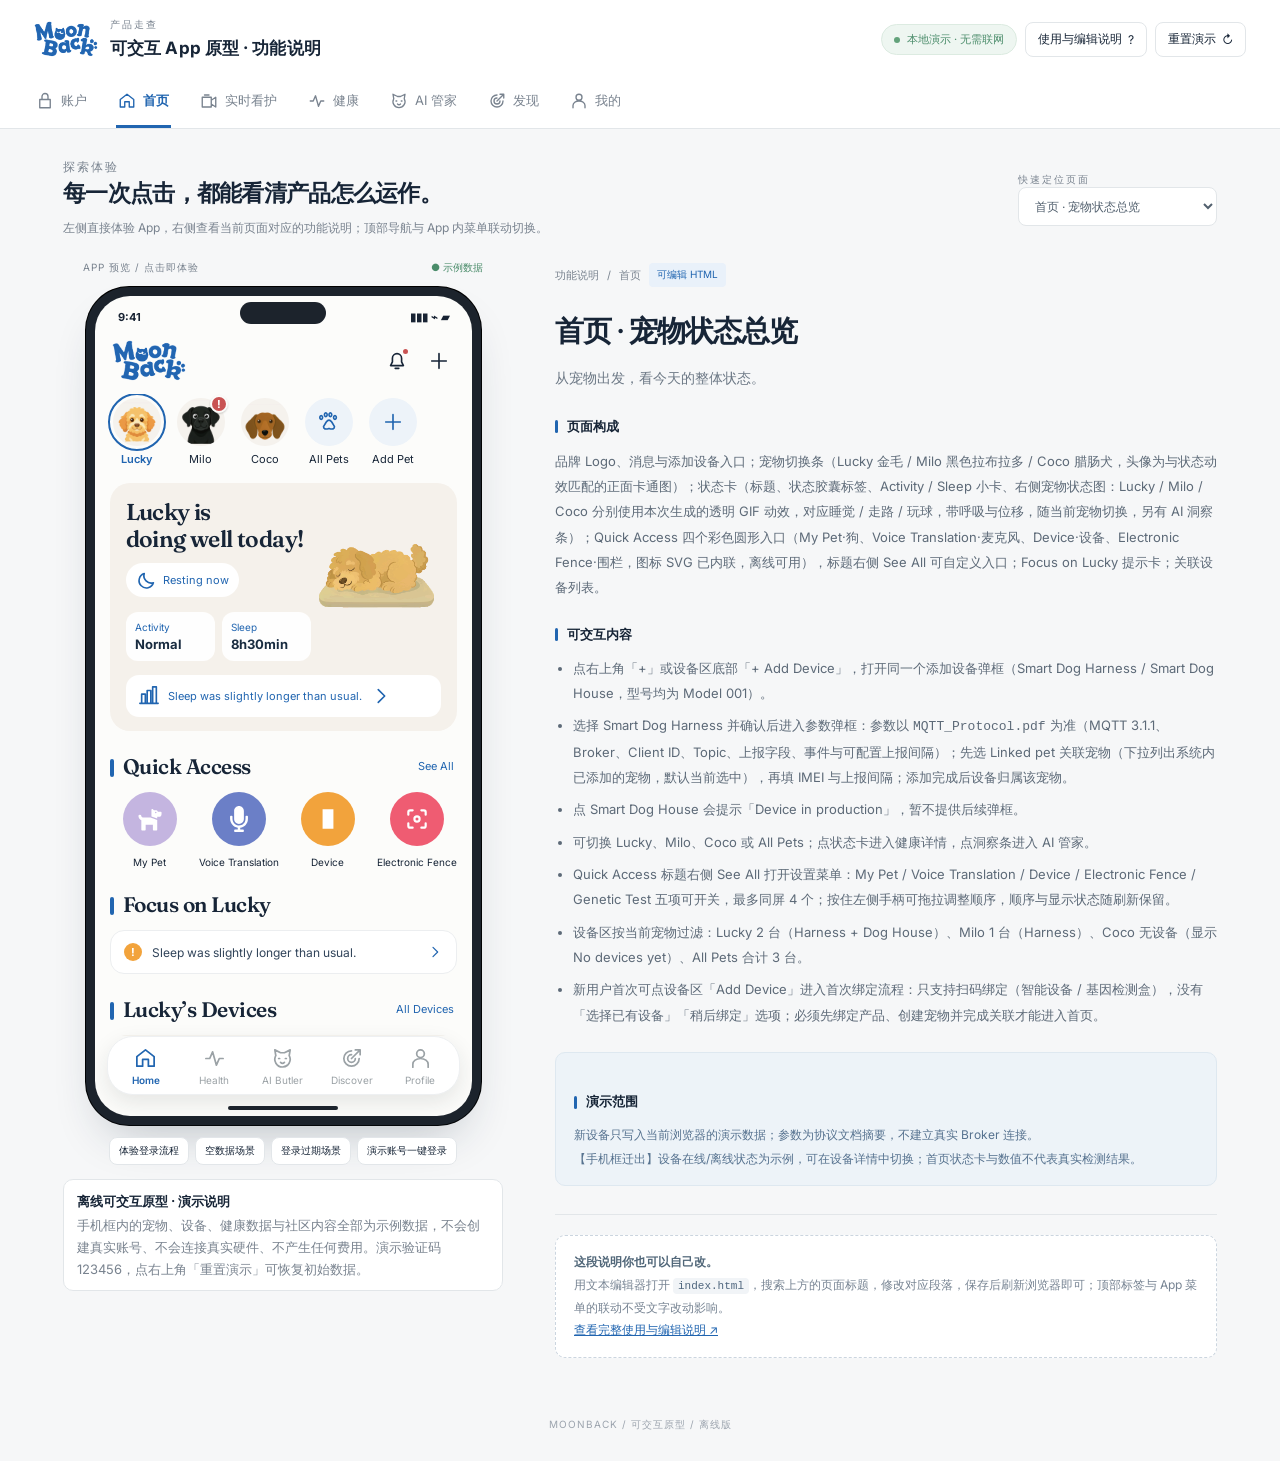
<file: index.html>
<!doctype html>
<html lang="zh-CN">
<head>
<meta charset="utf-8"><meta name="viewport" content="width=device-width,initial-scale=1">
<meta name="description" content="MoonBack 本地可交互 App 原型，左侧操作、右侧说明，离线可用。">
<title>MoonBack · 可交互 App 原型</title>
<link rel="icon" href="assets/home_pet_lucky.jpg"><link rel="stylesheet" href="style.css?v=75">
<script>
/* Repair legacy demo data before the app script loads, so a cached older app.js can still render Discover / Profile. */
(function(){
  try{
    var K='moonback-interactive-offline-v1',raw=localStorage.getItem(K);
    if(!raw)return;
    var s=JSON.parse(raw);
    if(!s||typeof s!=='object'||!Array.isArray(s.posts))return;
    var ok=function(p){return p&&typeof p==='object';};
    var valid=s.posts.filter(ok);
    if(valid.length===s.posts.length)return;
    if(valid.length){s.posts=valid;}else{delete s.posts;}
    localStorage.setItem(K,JSON.stringify(s));
  }catch(e){}
})();
</script>
<script defer src="app.js?v=97"></script>
</head>
<body>
<header class="topbar">
  <div class="topline">
    <div class="brand"><img src="assets/home_logo.png" alt="MoonBack"><div><p class="eyebrow">产品走查</p><strong>可交互 App 原型 · 功能说明</strong></div></div>
    <div class="top-actions"><span class="version">本地演示 · 无需联网</span><button class="tool" data-action="help"><span>使用与编辑说明</span> ?</button><button class="tool" data-action="reset"><span>重置演示</span> ↻</button></div>
  </div>
  <nav class="tabs" id="top-tabs" aria-label="App 页面导航"></nav>
</header>
<main class="workspace">
  <div class="intro"><div><p class="eyebrow">探索体验</p><h1>每一次点击，都能看清产品怎么运作。</h1><p>左侧直接体验 App，右侧查看当前页面对应的功能说明；顶部导航与 App 内菜单联动切换。</p></div><label><span class="eyebrow">快速定位页面</span><br><select class="overview-select" id="page-picker" aria-label="快速定位页面"></select></label></div>
  <div class="columns">
    <section class="preview" aria-label="App 交互演示">
      <div class="preview-meta"><span>APP 预览 / 点击即体验</span><span id="preview-state">● 示例数据</span></div>
      <div class="phone"><div class="screen" lang="en">
        <div class="statusbar"><span>9:41</span><span class="island" aria-hidden="true"></span><span class="status-icons" aria-hidden="true">▮▮▮ ⌁ ▰</span></div>
        <div class="app-header" id="app-header"></div>
        <div class="app-content" id="app-content" tabindex="-1"></div>
        <nav class="bottom-nav" id="bottom-nav" aria-label="App bottom menu"></nav>
        <div class="fab-layer" id="fab-layer"></div>
        <div class="home-indicator" aria-hidden="true"></div>
        <div id="app-toast" class="toast" role="status" hidden></div>
        <div id="modal-layer" class="modal-layer" hidden></div>
        <div id="overlay-layer" class="ovl-layer" hidden></div>
      </div></div>
      <div class="scenario-tools"><button class="tool" data-go="login">体验登录流程</button><button class="tool" data-action="empty-scenario">空数据场景</button><button class="tool" data-action="expired-scenario">登录过期场景</button><button class="tool" data-action="demo-login">演示账号一键登录</button></div>
      <div class="demo-banner"><strong>离线可交互原型 · 演示说明</strong><span>手机框内的宠物、设备、健康数据与社区内容全部为示例数据，不会创建真实账号、不会连接真实硬件、不产生任何费用。演示验证码 123456，点右上角「重置演示」可恢复初始数据。</span></div>
    </section>
    <aside class="docs" aria-label="当前页面功能说明">
      <div class="doc-breadcrumb"><span>功能说明</span><span> / </span><span id="doc-module"></span><span class="pill">可编辑 HTML</span></div>
      <div id="page-docs">
<!-- =====================================================================
【右侧功能说明编辑区】
1. 用 VS Code、记事本等文本编辑器打开 index.html（建议 UTF-8 编码）。
2. 搜索对应的中文页面名，例如「首页 · 宠物状态总览」。
3. 修改该 section 内的 h2、p、li 文字，保存后刷新浏览器即可。
4. 可以自由增加段落和列表；请勿删除或修改 section 的 id、data-page、data-group 属性。
5. 每个 section 对应一个 App 页面，二级页面也有独立说明。
6. 下方文字直接显示在右侧，不需要改 app.js，也不需要安装环境或重新编译。
===================================================================== -->

<!-- ===== Home · Pet status overview｜下方文字可修改 ===== -->
<section class="doc-page" id="doc-home" data-en="Home · Pet status overview" data-page="home" data-group="home" hidden>
<h2>首页 · 宠物状态总览</h2>
<p class="lead">从宠物出发，看今天的整体状态。</p>
<h3>页面构成</h3><p>品牌 Logo、消息与添加设备入口；宠物切换条（Lucky 金毛 / Milo 黑色拉布拉多 / Coco 腊肠犬，头像为与状态动效匹配的正面卡通图）；状态卡（标题、状态胶囊标签、Activity / Sleep 小卡、右侧宠物状态图：Lucky / Milo / Coco 分别使用本次生成的透明 GIF 动效，对应睡觉 / 走路 / 玩球，带呼吸与位移，随当前宠物切换，另有 AI 洞察条）；Quick Access 四个彩色圆形入口（My Pet·狗、Voice Translation·麦克风、Device·设备、Electronic Fence·围栏，图标 SVG 已内联，离线可用），标题右侧 See All 可自定义入口；Focus on Lucky 提示卡；关联设备列表。</p>
<h3>可交互内容</h3>
<ul>
<li>点右上角「+」或设备区底部「+ Add Device」，打开同一个添加设备弹框（Smart Dog Harness / Smart Dog House，型号均为 Model 001）。</li>
<li>选择 Smart Dog Harness 并确认后进入参数弹框：参数以 <code>MQTT_Protocol.pdf</code> 为准（MQTT 3.1.1、Broker、Client ID、Topic、上报字段、事件与可配置上报间隔）；先选 Linked pet 关联宠物（下拉列出系统内已添加的宠物，默认当前选中），再填 IMEI 与上报间隔；添加完成后设备归属该宠物。</li>
<li>点 Smart Dog House 会提示「Device in production」，暂不提供后续弹框。</li>
<li>可切换 Lucky、Milo、Coco 或 All Pets；点状态卡进入健康详情，点洞察条进入 AI 管家。</li>
<li>Quick Access 标题右侧 See All 打开设置菜单：My Pet / Voice Translation / Device / Electronic Fence / Genetic Test 五项可开关，最多同屏 4 个；按住左侧手柄可拖拉调整顺序，顺序与显示状态随刷新保留。</li>
<li>设备区按当前宠物过滤：Lucky 2 台（Harness + Dog House）、Milo 1 台（Harness）、Coco 无设备（显示 No devices yet）、All Pets 合计 3 台。</li>
<li>新用户首次可点设备区「Add Device」进入首次绑定流程：只支持扫码绑定（智能设备 / 基因检测盒），没有「选择已有设备」「稍后绑定」选项；必须先绑定产品、创建宠物并完成关联才能进入首页。</li>
</ul>
<div class="callout"><h3>演示范围</h3><p>新设备只写入当前浏览器的演示数据；参数为协议文档摘要，不建立真实 Broker 连接。</p><p class="from-phone">【手机框迁出】设备在线/离线状态为示例，可在设备详情中切换；首页状态卡与数值不代表真实检测结果。</p></div>
</section>

<!-- ===== Health · Data & trends｜下方文字可修改 ===== -->
<section class="doc-page" id="doc-health" data-en="Health · Data &amp; trends" data-page="health" data-group="health" hidden>
<h2>健康 · 数据与趋势</h2>
<p class="lead">看懂状态，理解变化。</p>
<h3>页面构成</h3><p>按当前宠物展示活动、生命体征、睡眠与消化四类健康示例数据，可进入指标详情与专业报告。</p>
<h3>可交互内容</h3>
<ul>
<li>选择宠物，切换 Today、7 Days 或指定日期，数据与趋势随之变化。</li>
<li>点指标卡查看详情；点报告入口查看当前宠物的专业报告。</li>
<li>点健康检测查看检测进度，结果回到当前宠物；可通过病历与兽医入口进入随访流程。</li>
</ul>
<div class="callout"><h3>演示范围</h3><p>图表由网页组件绘制，跟随切换自适应；数据为演示数据，不代表真实检测或医疗判断。</p><p class="from-phone">【手机框迁出】健康指标与趋势均为示例数据，不代表真实检测或医疗判断。</p></div>
</section>

<!-- ===== AI Butler · Pet-exclusive chat｜下方文字可修改 ===== -->
<section class="doc-page" id="doc-ai" data-en="AI Butler · Pet-exclusive chat" data-page="ai" data-group="ai" hidden>
<h2>AI 管家 · 宠物专属对话</h2>
<p class="lead">每个问题都围绕当前宠物。</p>
<h3>页面构成</h3><p>以对话形式演示健康解读、状态查询与养宠建议；聊天再长，输入条始终固定在底部菜单之上。</p>
<h3>可交互内容</h3>
<ul>
<li>在顶部点宠物名切换（每只宠物各自保留对话）；消息滚动时该行固定不动。点 Clear 清空这只宠物的本地对话。</li>
<li>输入问题发送，或点推荐问题，查看基于示例数据生成的预置回复。</li>
<li>点「+」可为当前宠物添加四类附件：上传文件（支持 PDF、DOC、DOCX、TXT 等文档）、上传图片（从相册选择）、拍照（调用手机相机）、已就绪的 DNA 报告；报告回复会概括血统构成、遗传风险与特征。发送前可移除附件。</li>
<li>点健康数据、专业报告或在线兽医，继续体验关联流程。</li>
</ul>
<div class="callout"><h3>演示范围</h3><p>回复来自本地规则与示例模板，未接入真实 AI 模型，不做图像识别、不解析文件内容；照片与文件只保留在当前浏览器会话。不发送任何网络请求。</p><p class="from-phone">【手机框迁出】AI 管家回复来自本地预置规则与模板，未接入真实模型，不发送网络请求。</p></div>
</section>

<!-- ===== Discover · Pet community｜下方文字可修改 ===== -->
<section class="doc-page" id="doc-discover" data-en="Discover · Pet community" data-page="discover" data-group="discover" hidden>
<h2>发现 · 宠物社区</h2>
<p class="lead">分享日常，认识更多毛孩子。</p>
<h3>页面构成</h3><p>按评审截图改为搜索栏 + 话题筛选 + 双列瀑布流卡片；卡片统一为图片轮播、标题、两行摘要与发布者信息，保留社区浏览、互动、发布与作者主页。</p>
<h3>可交互内容</h3>
<ul>
<li>顶部搜索栏按标题、副标题、作者与话题实时筛选卡片。</li>
<li>分类胶囊可左右拖动（桌面端鼠标按住拖、手机端滑动）查看更多分类：For You / Following / Health / Training / Nutrition / Care / Grooming / Play / Adoption；最右侧圆形按钮打开 Stories 作者列表。</li>
<li>卡片顶部为多图时每 3 秒自动轮播并带指示点；图片下方依次为标题、两行摘要、发布者头像与昵称、点赞数。</li>
<li>点卡片进入帖子详情，支持点赞、收藏、评论、多图切换与话题聚合。</li>
<li>右上角「+」发布图文，新内容进入信息流与个人主页；底部悬浮胶囊导航切换五大模块。</li>
</ul>
<div class="callout"><h3>演示范围</h3><p>点赞、评论、关注与图文内容保存在当前浏览器；上传图片仅保留在本次打开的会话中，不会发布到真实社区。</p></div>
</section>

<!-- ===== My · Personal homepage｜下方文字可修改 ===== -->
<section class="doc-page" id="doc-profile" data-en="My · Personal homepage" data-page="profile" data-group="profile" hidden>
<h2>我的 · 个人主页</h2>
<p class="lead">个人信息、宠物与内容，都在一处管理。</p>
<h3>页面构成</h3><p>展示当前演示账号的个人信息、社交统计、宠物入口与内容网格布局；右下角悬浮按钮进入 Online vet consultations。</p>
<h3>可交互内容</h3>
<ul>
<li>点昵称右侧的编辑按钮进入编辑资料；点头像可查看大图。</li>
<li>点 Posts 或 Followers 查看对应列表；切换 Moments、Liked 查看内容。</li>
<li>点 My pets（数量直接写在标题后）管理宠物，点 Genetic Test 打开检测记录——红色「N new」为未查看记录数，打开列表后消失；点右上角进入会员或设置中心。</li>
<li>点右下角悬浮气泡按钮进入在线兽医咨询记录；按钮位于底部导航上方，仅本页出现。</li>
</ul>
<div class="callout"><h3>演示范围</h3><p>示例账号默认 Kevin；社交数据反映当前演示内容与互动情况，不代表真实账号。</p><p class="from-phone">【手机框迁出】会员标识为演示状态，不产生真实订阅或扣费。</p></div>
</section>

<!-- ===== Remote care · Live watch｜下方文字可修改 ===== -->
<section class="doc-page" id="doc-monitor" data-en="Remote care · Live watch" data-page="monitor" data-group="monitor" hidden>
<h2>远程看护 · 实时画面</h2>
<p class="lead">演示远程陪伴，界面可操作。</p>
<h3>页面构成</h3><p>历史页面：展示画面区、看护控制与 AI 健康快照（本期无对应设备）。</p>
<h3>可交互内容</h3>
<ul>
<li>查看示例画面与看护指标；本期无实时看护设备时显示空态。</li>
<li>点 Listen、Talk、Play Sound 体验按钮状态与控制反馈。</li>
<li>切换检测框显示，查看模拟识别事件；可进入宠物语言翻译或返回设备选择。</li>
</ul>
<div class="callout"><h3>演示范围</h3><p>本期设备仅 Smart Dog Harness 与 Smart Dog House，不含摄像头；本页作为历史内容保留，无对应设备时显示空态。画面使用项目自有图片，不调用摄像头、麦克风或真实视频服务。</p><p class="from-phone">【手机框迁出】实时画面与识别事件全部为模拟，不调用摄像头、麦克风或真实视频服务；画面为模拟。</p></div>
</section>

<!-- ===== Login · Account entry｜下方文字可修改 ===== -->
<section class="doc-page" id="doc-login" data-en="Login · Account entry" data-page="login" data-group="login" hidden>
<h2>登录 · 账号入口</h2>
<p class="lead">品牌入口：Get Started 与四种登录方式。</p>
<h3>页面构成</h3><p>MoonBack Logo 与 Get Started 主标题；Continue with Apple ID / Continue with Google / Continue with Email 三个浅灰胶囊按钮（图标与文字紧挨居中，Apple 图标为黑色）；按钮下方为「——— or ———」品牌蓝分隔线与 Use phone number instead 入口；圆形协议勾选框。</p>
<h3>可交互内容</h3>
<ul>
<li>初始页面只有三个按钮与 or 分隔线下的 Use phone number instead；点 Continue with Email 或 Use phone number instead 展开输入与验证码，可用 Back 回到按钮页。</li>
<li>未勾选 Terms of Service 与 Privacy Policy 时，第三方登录、Get code、Sign in 均被拦截并提示。</li>
<li>邮箱验证码：输入邮箱 → Get code（60 秒倒计时，演示码 123456）→ Sign in 进入首页；验证码页可切换为 +1 手机号。</li>
<li>点 Terms of Service / Privacy Policy 查看对应协议页，返回后可继续登录。</li>
</ul>
<div class="callout"><h3>演示范围</h3><p>本地模拟登录，不创建真实账号，不发送短信或邮件；第三方登录仅演示成功态。美国市场口径：+1 区号、英文文案；第三方统一为 Apple ID 与 Google 账号登录。</p><p class="from-phone">【手机框迁出】登录页为离线演示：不创建真实账号、不发送验证码；演示码固定 123456；未勾选 Privacy Policy 与 Terms of Service 时所有登录动作都会被拦截。</p></div>
</section>

<!-- ===== Privacy Policy ｜下方文字可修改 ===== -->
<section class="doc-page" id="doc-privacy" data-en="Privacy Policy" data-page="privacy" data-group="login" hidden>
<h2>隐私政策</h2>
<p class="lead">登录页 Privacy Policy 链接的目标页。</p>
<h3>页面构成</h3><p>App 内英文协议页，按美国市场口径列出数据收集、使用与用户权利。</p>
<h3>可交互内容</h3><ul><li>阅读要点后点返回，继续登录。</li></ul>
<div class="callout"><h3>演示范围</h3><p>原型占位文案，非正式法律文件；CCPA/CPPA 条款待法务确认。</p><p class="from-phone">【手机框迁出】协议文本为原型占位，非正式法律文件；美国隐私口径（CCPA/CPPA）待法务确认。</p></div>
</section>

<!-- ===== Terms of Service ｜下方文字可修改 ===== -->
<section class="doc-page" id="doc-terms" data-en="Terms of Service" data-page="terms" data-group="login" hidden>
<h2>服务条款</h2>
<p class="lead">登录页 Terms of Service 链接的目标页。</p>
<h3>页面构成</h3><p>App 内英文协议页，说明账号与设备使用边界、健康数据免责说明。</p>
<h3>可交互内容</h3><ul><li>阅读要点后点返回，继续登录。</li></ul>
<div class="callout"><h3>演示范围</h3><p>原型占位文案，非正式法律文件；最终措辞待法务确认。</p><p class="from-phone">【手机框迁出】协议文本为原型占位，非正式法律文件；最终措辞待法务确认。</p></div>
</section>

<!-- ===== Register account｜下方文字可修改 ===== -->
<section class="doc-page" id="doc-register" data-en="Register account" data-page="register" data-group="login" hidden>
<h2>注册账号</h2>
<p class="lead">演示账号创建流程。</p>
<h3>页面构成</h3><p>提供手机号 / 邮箱、密码、确认密码与协议勾选。</p>
<h3>可交互内容</h3>
<ul>
<li>选择注册方式，填写账号与密码，确认两次输入一致。</li>
<li>提交后完成模拟注册并进入首页；返回可回到登录页。</li>
</ul>
<div class="callout"><h3>演示范围</h3><p>不发送验证码、不创建线上账号，表单不保存密码。</p><p class="from-phone">【手机框迁出】注册为本地模拟，不创建线上账号、不保存密码；演示验证码固定 123456。</p></div>
</section>

<!-- ===== Forgot password｜下方文字可修改 ===== -->
<section class="doc-page" id="doc-forgot" data-en="Forgot password" data-page="forgot" data-group="login" hidden>
<h2>找回密码</h2>
<p class="lead">查看找回入口并提交反馈。</p>
<h3>页面构成</h3><p>演示账号输入、验证码输入与新密码校验。</p>
<h3>可交互内容</h3>
<ul>
<li>填写手机号或邮箱，点获取演示验证码。</li>
<li>输入显示的演示验证码与新密码，完成后返回登录。</li>
</ul>
<div class="callout"><h3>演示范围</h3><p>验证码仅供本地演示，不发送短信或邮件，不修改真实密码。</p><p class="from-phone">【手机框迁出】找回密码为本地模拟，不修改真实密码；演示验证码固定 123456。</p></div>
</section>

<!-- ===== My pets · Pet list｜下方文字可修改 ===== -->
<section class="doc-page" id="doc-pets" data-en="My pets · Pet list" data-page="pets" data-group="home" hidden>
<h2>我的宠物 · 宠物列表</h2>
<p class="lead">管理每一位家庭成员。</p>
<h3>页面构成</h3><p>展示当前演示账号下的宠物，串联宠物详情、档案创建与设备关联。</p>
<h3>可交互内容</h3>
<ul>
<li>点宠物卡查看详情；点 Add pet 填写新宠物信息。</li>
<li>新增、编辑或删除后，首页与健康页的宠物选择同步更新。</li>
</ul>
<div class="callout"><h3>演示范围</h3><p>宠物信息保存在当前浏览器；删除前需确认，并解除演示设备关联。</p></div>
</section>

<!-- ===== Pet profile · Add & edit｜下方文字可修改 ===== -->
<section class="doc-page" id="doc-pet-edit" data-en="Pet profile · Add &amp; edit" data-page="pet-edit" data-group="home" hidden>
<h2>宠物档案 · 新增与编辑</h2>
<p class="lead">按评审截图重做的 Add Pet 表单。</p>
<h3>页面构成</h3><p>改为 3 标签步骤卡：① 绑定设备（扫码绑定 / 选择已有设备 / 稍后绑定）；② 基本信息（犬种图卡 + 名称选择、双列 10 个字段，新增下次疫苗接种时间）；③ 上传图片（8 角度照片）→ 完成提示 → 进入首页。顶部标签可点击跳回前一步。</p>
<h3>可交互内容</h3>
<ul>
<li>步骤①：选择 Scan 后点 Scan QR code 自动填入示例 IMEI；标题与说明已改为「Scan a device or genetic test box」，可扫描设备或基因检测盒；选择 Use an existing device 从下拉中挑选，若设备已绑定其他宠物会弹框询问是否变更归属；也可选择 I&rsquo;ll link a device later 跳过。</li>
<li>步骤②：点 Small / Medium / Large 快速筛选，切换对应尺寸的犬种卡片；点犬种图卡自动填入 Breed；字段校验要求必填 Pet name 与 Weight。</li>
<li>步骤③：点虚线图片框选择本地图片预览；新增宠物须集齐 8 张照片才能保存，编辑已有宠物不重复该要求。</li>
<li>点 Save &amp; Finish 后显示 All set! 完成页，点 Go to Home 进入首页；设备绑定 / 归属变更在保存时生效。</li>
</ul>
<div class="callout"><h3>演示范围</h3><p>照片仅保存在当前浏览器会话，通过 blob URL 预览，不上传服务器；犬种图片使用现有示例狗图，只用于演示选择交互。App 内文案按项目口径为英文，参考截图为中文界面。</p></div>
</section>

<!-- ===== Pet details｜下方文字可修改 ===== -->
<section class="doc-page" id="doc-pet-detail" data-en="Pet details" data-page="pet-detail" data-group="home" hidden>
<h2>宠物详情</h2>
<p class="lead">围绕一只宠物查看信息与设备。</p>
<h3>页面构成</h3><p>聚合宠物基本信息、健康记录、关联设备与编辑入口。关联设备按本宠物过滤：Lucky 2 台、Milo 1 台、Coco 无设备（显示 No devices linked yet.）。</p>
<h3>可交互内容</h3>
<ul>
<li>编辑信息、进入健康页、查看健康记录。</li>
<li>Genetic Test：跟进基因检测进度并在线查看报告；Vaccination records：查看疫苗接种记录与下次接种时间。</li>
<li>点关联设备查看详情；删除宠物前需确认，删除后返回宠物列表。</li>
</ul>
<div class="callout"><h3>演示范围</h3><p>进入某只宠物的详情即把当前宠物切为该宠物，后续健康页与 AI 页沿用此上下文。</p></div>
</section>

<!-- ===== Health records｜下方文字可修改 ===== -->
<section class="doc-page" id="doc-records" data-en="Health records" data-page="records" data-group="health" hidden>
<h2>健康记录</h2>
<p class="lead">每条记录都对应一只宠物。</p>
<h3>页面构成</h3><p>按当前宠物展示疫苗与健康记录。</p>
<h3>可交互内容</h3>
<ul>
<li>新增记录，填写名称、日期、下次日期与备注。</li>
<li>编辑或删除已有记录，列表即时更新。</li>
</ul>
<div class="callout"><h3>演示范围</h3><p>记录仅保存在本地，不同步到医疗或设备系统。</p></div>
</section>

<!-- ===== Add/edit health record｜下方文字可修改 ===== -->
<section class="doc-page" id="doc-record-edit" data-en="Add / Edit health record" data-page="record-edit" data-group="health" hidden>
<h2>新增 / 编辑健康记录</h2>
<p class="lead">记录一次疫苗或健康事件。</p>
<h3>页面构成</h3><p>演示健康记录表单与保存流程。</p>
<h3>可交互内容</h3>
<ul>
<li>填写记录名称、发生日期，选填下次日期与备注。</li>
<li>校验日期先后，保存后回到当前宠物的健康记录列表。</li>
</ul>
<div class="callout"><h3>演示范围</h3><p>填写内容只归属当前选中的宠物。</p></div>
</section>

<!-- ===== Genetic Test｜下方文字可修改 ===== -->
<section class="doc-page" id="doc-genetic" data-en="Genetic Test" data-page="genetic" data-group="health" hidden>
<h2>基因检测</h2>
<p class="lead">扫码盒子，跟进检测状态，在线查看报告。</p>
<h3>页面构成</h3><p>按当前宠物展示基因检测记录，状态分为 Sample submitted（送检中，submitted）、Testing in progress（检测中，只读）、Report ready（报告可查看）。</p>
<p>健康二级页：本页隐藏底部标签栏，含 New Genetic Test 与 Genetic Test Report；用左上角返回箭头回到上一页。</p>
<h3>可交互内容</h3>
<ul>
<li>点右上角「+」新增检测：扫码 → 宠物基本信息（可编辑）→ 确认生成 submitted 记录。</li>
<li>送检中状态可录入运单号；检测中状态不可编辑；Report ready 后可在线查看 Genetic Test Report。</li>
</ul>
<div class="callout"><h3>演示范围</h3><p>两个 Simulate 按钮用于演示状态推进，并非真实送检；数据仅保存在本地。报告为示例，不构成医疗诊断。</p></div>
</section>

<!-- ===== New Genetic Test｜下方文字可修改 ===== -->
<section class="doc-page" id="doc-genetic-new" data-en="New Genetic Test" data-page="genetic-new" data-group="health" hidden>
<h2>新增基因检测</h2>
<p class="lead">两步完成送检登记。</p>
<h3>页面构成</h3><p>第 1 步 Scan kit 扫描盒子二维码；第 2 步 Pet info 展示宠物基本信息并可编辑。</p>
<h3>可交互内容</h3>
<ul>
<li>点 Scan QR code 生成盒子编号并进入信息确认页。</li>
<li>核对或修改宠物信息后点 Confirm &amp; create record，生成 submitted 记录并返回列表。</li>
</ul>
<div class="callout"><h3>演示范围</h3><p>扫码为模拟动作，不调用摄像头；盒子编号为示例值。</p></div>
</section>

<!-- ===== Genetic Test Report｜下方文字可修改 ===== -->
<section class="doc-page" id="doc-genetic-report" data-en="Genetic Test Report" data-page="genetic-report" data-group="health" hidden>
<h2>基因检测报告</h2>
<p class="lead">在线查看宠物基因检测报告。</p>
<h3>页面构成</h3><p>展示血统构成、遗传健康风险与特征三部分，并显示报告编号与生成日期。</p>
<h3>可交互内容</h3>
<ul>
<li>在报告就绪的检测记录中点 View Genetic Test Report 进入。</li>
<li>点 Back to Genetic Test 返回检测列表。</li>
</ul>
<div class="callout"><h3>演示范围</h3><p>报告内容为示例数据，仅供演示，不构成兽医诊断。</p></div>
</section>

<!-- ===== Vaccination Records｜下方文字可修改 ===== -->
<section class="doc-page" id="doc-vaccines" data-en="Vaccination Records" data-page="vaccines" data-group="health" hidden>
<h2>疫苗接种记录</h2>
<p class="lead">下次接种时间与历史记录一目了然。</p>
<h3>页面构成</h3><p>顶部显示下次疫苗、失效日期与倒计时；下方按日期倒序列出接种记录。</p>
<h3>可交互内容</h3>
<ul>
<li>新增接种记录（疫苗名称、接种日期、下次失效、剂量、诊所、备注）。</li>
<li>删除记录后，下次接种时间重新计算。</li>
</ul>
<div class="callout"><h3>演示范围</h3><p>记录仅保存在本地；无失效日期时显示 Not scheduled。</p></div>
</section>

<!-- ===== Add Vaccination Record｜下方文字可修改 ===== -->
<section class="doc-page" id="doc-vaccine-add" data-en="Add Vaccination Record" data-page="vaccine-add" data-group="health" hidden>
<h2>新增疫苗接种记录</h2>
<p class="lead">记录一次接种。</p>
<h3>页面构成</h3><p>演示接种记录表单与保存流程。</p>
<h3>可交互内容</h3>
<ul>
<li>填写疫苗名称与接种日期（必填），下次失效日期、剂量、诊所与备注选填。</li>
<li>校验日期先后，保存后回到当前宠物的接种记录列表。</li>
</ul>
<div class="callout"><h3>演示范围</h3><p>填写内容只归属当前选中的宠物。</p></div>
</section>

<!-- ===== My devices｜下方文字可修改 ===== -->
<section class="doc-page" id="doc-devices" data-en="My devices" data-page="devices" data-group="home" hidden>
<h2>我的设备</h2>
<p class="lead">查看已绑定的演示设备。</p>
<h3>页面构成</h3><p>展示设备名称、类型、连接状态、电量与关联宠物。共 3 台：Lucky 2 台（Harness + Dog House）、Milo 1 台（Harness）、Coco 无设备；列表汇总全部设备，不按宠物分栏。</p>
<h3>可交互内容</h3>
<ul>
<li>切换 All Devices / Harness / Dog House 筛选。</li>
<li>点设备查看详情，点 Add device 模拟绑定。</li>
</ul>
<div class="callout"><h3>演示范围</h3><p>设备来自本地演示数据，不做蓝牙或局域网扫描。</p></div>
</section>

<!-- ===== Add device｜下方文字可修改 ===== -->
<section class="doc-page" id="doc-device-add" data-en="Add device" data-page="device-add" data-group="home" hidden>
<h2>添加设备</h2>
<p class="lead">从选择类型到完成绑定。</p>
<h3>页面构成</h3><p>通过简化表单演示设备添加与宠物关联。首页添加入口（右上角「+」与设备区「+ Add Device」）统一走弹框流程；本页为完整表单入口，从设备列表底部按钮、宠物详情「Link device」等进入。</p>
<h3>可交互内容</h3>
<ul>
<li>设备类型只有 Smart Dog Harness 与 Smart Dog House（均为 Model 001）。</li>
<li>填写设备名称与演示编号，选择关联宠物后提交。</li>
</ul>
<div class="callout"><h3>演示范围</h3><p>绑定成功后设备列表与首页立即同步；不连接真实硬件。</p><p class="from-phone">【手机框迁出】设备绑定为本地模拟，不扫描也不连接真实设备。</p></div>
</section>

<!-- ===== Device details｜下方文字可修改 ===== -->
<section class="doc-page" id="doc-device-detail" data-en="Device details" data-page="device-detail" data-group="home" hidden>
<h2>设备详情</h2>
<p class="lead">从设备入口继续相关能力。</p>
<h3>页面构成</h3><p>展示单台设备的状态与关联关系。</p>
<h3>可交互内容</h3>
<ul>
<li>切换模拟在线 / 离线，修改关联宠物。</li>
<li>Smart Dog Harness 可进入电子围栏与历史轨迹；两台设备都可查看健康数据与固件升级。</li>
<li>查看固件升级，或确认解绑。</li>
</ul>
<div class="callout"><h3>演示范围</h3><p>状态切换只影响本地演示；解绑不影响真实设备。</p><p class="from-phone">【手机框迁出】设备在线状态、电量与升级均为本地模拟，不下发任何指令到硬件。</p></div>
</section>

<!-- ===== New-user device binding · First-time setup｜下方文字可修改 ===== -->
<section class="doc-page" id="doc-device-bind" data-en="New-user device binding · First-time setup" data-page="device-bind" data-group="home" hidden>
<h2>新用户设备绑定 · 首次开箱</h2>
<p class="lead">扫描产品绑定码 → 绑定账号 → 建立宠物档案 → 关联产品与宠物 → 进入首页。</p>
<h3>页面构成</h3>
<p>新用户首次开箱流程，步骤①提供两种取号方式：扫码，或手动输入产品标签上的 SN 码；步骤②宠物档案区分 Dog / Cat 并标注必填项；没有「选择已有设备」「稍后绑定」选项；必须完成产品绑定与宠物关联才能进入首页。</p>
<h3>可交互内容</h3>
<ul>
<li>第 1 步：点 Scan QR code 模拟扫码，或在输入框填写 SN 码后点 Confirm，两种方式二选一；未确认前下方不显示任何产品信息，确认成功后下方才出现产品图片、产品名称与 SN 号，可点 Change 重新扫码或重新输入。</li>
<li>第 2 步：点 Bind to account，把产品绑定到当前账号，产品出现在 My Devices 中。</li>
<li>第 3 步：填写宠物档案——Type 置于表单最上方，可选 Dog / Cat（默认 Dog），切换后下方尺寸筛选与犬种区随之联动；Pet name、Type、Breed、Age、Sex、Weight、Height 前七项为必填，标签后带红色 * 标识；Emotional history、Owner、Contact、Next vaccination 为选填。选 Cat 时犬种图卡暂不提供，直接手填 Breed。</li>
<li>第 4 步：Photos 改为普通图片上传，不区分前后左右角度，最多 12 张、也可一张不传（0 张即可继续）；点 Finish setup 显示「绑定成功」完成页，并自动 5 秒倒计时回到首页，也可点 Go to Home 立即进入。</li>
</ul>
<div class="callout"><h3>与 Add Pet 的区别</h3><p>Add Pet 面向已有宠物的用户：可以扫描新设备、从已有设备列表中选择，或选择 I&rsquo;ll link a device later 跳过；新用户设备绑定只能扫码，且必须绑定账号、创建宠物并关联产品，不能跳过。</p></div>
<div class="callout"><h3>演示范围</h3><p>扫码、SN 校验、绑定与照片上传均为本地模拟，不连接真实硬件（SN 码任意填写即视为有效）；照片仅保留在当前会话，重置演示后清空。</p><p class="from-phone">【手机框迁出】设备绑定为本地演示数据，不扫描也不连接真实设备。</p></div>
</section>

<!-- ===== Pet language translation｜下方文字可修改 ===== -->
<section class="doc-page" id="doc-translation" data-en="Pet language translation" data-page="translation" data-group="monitor" hidden>
<h2>宠物语言翻译</h2>
<p class="lead">暖橙 + 品牌蓝双色录音翻译页：2 个方向选项、完整状态链与历史联动。</p>
<h3>页面构成</h3><p>Translation Mode 只有 2 个选项：Dog → Human 与 Cat → Human，每个选项用「宠物图标 → 人形图标」表达方向（宠物暖橙、人形品牌蓝）；选项右侧的圆形切换按钮点击后就地翻转为 Human → Dog / Human → Cat，两个选项各自记住自己的方向。中央大录音按钮带呼吸光晕与极简爪印装饰；录音中显示动态声波；结果以气泡卡展示并支持模拟播放；页面角落有低透明度爪印剪影。</p>
<h3>可交互内容</h3>
<ul>
<li>首次进入弹出麦克风权限引导；点主按钮开始录音，点结束依次进入 Analyzing audio... / Generating interpretation...，生成后自动存入历史。</li>
<li>每条历史支持播放（重听）、View Pet Health Report（跳转健康报告）、删除；空态为插画卡 + Start Recording 引导。</li>
<li>点选项即选中该宠物，点切换按钮只翻转该选项的方向（两个图标左右互换、箭头随之改变方向，切换按钮旋转 180° 并转为蓝色底）；录音中切换会提示先结束录音。切换有平滑过渡，录音按钮有按下压缩反馈。</li>
<li>图标：Switch / Dog / Human / Cat 四个图标取自 Font Awesome v5 实体库（repeat / dog / cat / user-alt），SVG path 已内联进 app.js，不依赖 CDN、不额外加载字体；空态插画中的宠物剪影随选中宠物切换。配色：宠物与操作用暖橙主色，「人类」方向图标、播放按钮、View Pet Health Report 等跨模块入口用 Logo 蓝（#2165b0）；页面另有右上冷色 / 左下暖色低透明度晕染，混合但不抢主体。</li>
</ul>
<div class="callout"><h3>状态演示（仅原型）</h3><p>下方按钮用于演示异常状态，不影响真实流程。</p><div class="doc-demo-row"><button data-action="trans-demo" data-value="nosound">无声音</button><button data-action="trans-demo" data-value="error">权限失败</button><button data-action="trans-demo" data-value="idle">恢复空闲</button></div></div>
<div class="callout"><h3>演示范围</h3><p>不申请真实麦克风、不采集声音，翻译结果为预置示例；页面底部常驻免责说明（仅供娱乐，不替代专业行为分析或兽医诊断）。</p><p class="from-phone">【手机框迁出】语言翻译为本地模拟，不访问麦克风、不采集声音、不生成真实语音；异常状态需通过右侧「状态演示」手动触发。</p></div>
</section>

<!-- ===== Electronic fence｜下方文字可修改 ===== -->
<section class="doc-page" id="doc-fence" data-en="Electronic fence" data-page="fence" data-group="home" hidden>
<h2>电子围栏</h2>
<p class="lead">用示意地图体验安全范围设置。</p>
<h3>页面构成</h3><p>为当前宠物选择胸背设备，设置围栏名称、范围与启用状态。</p>
<h3>可交互内容</h3>
<ul>
<li>拖动半径滑块，地图范围同步变化，可保存设置。</li>
<li>点地图可移动围栏中心；可进入历史轨迹与电子打卡。</li>
</ul>
<div class="callout"><h3>演示范围</h3><p>地图与定位均为本地示意图，不做真实定位，不接入地图服务。</p><p class="from-phone">【手机框迁出】电子围栏为本地演示，不产生真实位置告警。</p></div>
</section>

<!-- ===== History trajectory｜下方文字可修改 ===== -->
<section class="doc-page" id="doc-trajectory" data-en="History trajectory" data-page="trajectory" data-group="home" hidden>
<h2>历史轨迹</h2>
<p class="lead">回顾示例活动路线。</p>
<h3>页面构成</h3><p>按宠物与日期展示轨迹示意、里程与活动时长。</p>
<h3>可交互内容</h3>
<ul>
<li>选择日期切换示例轨迹，点播放可看定位点沿路线移动。</li>
</ul>
<div class="callout"><h3>演示范围</h3><p>路线为离线 SVG 示意，不能用于真实定位。</p><p class="from-phone">【手机框迁出】轨迹为示例数据。</p></div>
</section>

<!-- ===== Electronic check-in｜下方文字可修改 ===== -->
<section class="doc-page" id="doc-checkin" data-en="Electronic check-in" data-page="checkin" data-group="home" hidden>
<h2>电子打卡</h2>
<p class="lead">为一次到访留下记录。</p>
<h3>页面构成</h3><p>展示打卡地点输入与历史打卡记录。</p>
<h3>可交互内容</h3>
<ul>
<li>填写地点，点打卡，查看新增的时间记录。</li>
</ul>
<div class="callout"><h3>演示范围</h3><p>不调用定位权限，地点由用户输入，记录保存在本地。</p><p class="from-phone">【手机框迁出】打卡记录仅保存在本地。</p></div>
</section>

<!-- ===== Health metric details｜下方文字可修改 ===== -->
<section class="doc-page" id="doc-metric" data-en="Health metric details" data-page="metric" data-group="health" hidden>
<h2>健康指标详情</h2>
<p class="lead">从概览进入具体趋势。</p>
<h3>页面构成</h3><p>展示所选指标的当前值、参考范围与趋势。</p>
<h3>可交互内容</h3>
<ul>
<li>从健康卡进入；切换时间范围查看对应趋势。</li>
<li>点「让 AI 解读」，带入当前指标与宠物上下文。</li>
</ul>
<div class="callout"><h3>演示范围</h3><p>图表与参考数据均为演示，不作为诊断依据。</p><p class="from-phone">【手机框迁出】指标图表与数值为示例，真实健康判断需结合有效数据与专业意见。</p></div>
</section>

<!-- ===== Professional health report｜下方文字可修改 ===== -->
<section class="doc-page" id="doc-report" data-en="Professional health report" data-page="report" data-group="health" hidden>
<h2>专业健康报告</h2>
<p class="lead">汇总当前宠物的演示健康数据。</p>
<h3>页面构成</h3><p>展示当前宠物信息、健康摘要、趋势与项目内的报告版式参考。</p>
<h3>可交互内容</h3>
<ul>
<li>查看当前宠物摘要，展开版式参考图。</li>
<li>下载本地 HTML 摘要，或发送给演示兽医进入问诊流程。</li>
</ul>
<div class="callout"><h3>演示范围</h3><p>下载的是可离线打开的 HTML 演示摘要，不是正式医疗报告或 PDF。</p><p class="from-phone">【手机框迁出】报告数值仅供原型展示，不是医疗报告；「原始 App 报告版式参考」图与说明已移至本说明区。</p></div>
</section>

<!-- ===== Online vet｜下方文字可修改 ===== -->
<section class="doc-page" id="doc-vets" data-en="Online vet" data-page="vets" data-group="health" hidden>
<h2>在线兽医</h2>
<p class="lead">选择一位演示兽医。</p>
<h3>页面构成</h3><p>展示兽医头像、专长与问诊入口。</p>
<h3>可交互内容</h3>
<ul>
<li>选择兽医进入信息确认，选择是否授权当前宠物的演示报告。</li>
<li>进入问诊会话，或查看历史问诊记录。</li>
</ul>
<div class="callout"><h3>演示范围</h3><p>无真实医生在线，不产生费用。</p><p class="from-phone">【手机框迁出】在线兽医与问诊为演示流程，无真实医生在线，不产生费用。</p></div>
</section>

<!-- ===== Vet details · Consultation confirm｜下方文字可修改 ===== -->
<section class="doc-page" id="doc-vet-detail" data-en="Vet details · Consultation confirm" data-page="vet-detail" data-group="health" hidden>
<h2>兽医详情 · 问诊确认</h2>
<p class="lead">开始前确认宠物与报告授权。</p>
<h3>页面构成</h3><p>展示所选兽医信息，固定本次问诊对应的宠物。</p>
<h3>可交互内容</h3>
<ul>
<li>选择问诊宠物，勾选是否共享报告，然后开始演示问诊。</li>
</ul>
<div class="callout"><h3>演示范围</h3><p>授权只影响本地会话显示，不向第三方发送数据。</p><p class="from-phone">【手机框迁出】兽医信息与问诊入口为演示数据，不做真实诊断。</p></div>
</section>

<!-- ===== Vet consultation session｜下方文字可修改 ===== -->
<section class="doc-page" id="doc-consult" data-en="Vet consultation session" data-page="consult" data-group="health" hidden>
<h2>兽医问诊会话</h2>
<p class="lead">演示诊断沟通与结束记录。</p>
<h3>页面构成</h3><p>围绕本次问诊固定宠物的演示对话，显示报告授权状态。</p>
<h3>可交互内容</h3>
<ul>
<li>输入并发送消息，查看预置回复。</li>
<li>结束问诊后记录保留，可从问诊历史再次查看。</li>
</ul>
<div class="callout"><h3>演示范围</h3><p>会话由本地规则模拟，不是真实在线医疗服务。</p><p class="from-phone">【手机框迁出】问诊会话使用预置回复，非真实在线诊断；报告授权状态仅在本地演示中生效。</p></div>
</section>

<!-- ===== Consultation history｜下方文字可修改 ===== -->
<section class="doc-page" id="doc-consult-history" data-en="Consultation history" data-page="consult-history" data-group="health" hidden>
<h2>问诊历史</h2>
<p class="lead">回顾已完成的演示问诊。</p>
<h3>页面构成</h3><p>按时间列出关联宠物、兽医与会话状态。</p>
<h3>可交互内容</h3>
<ul>
<li>点历史记录查看对应聊天；开始新问诊可返回兽医列表。</li>
</ul>
<div class="callout"><h3>演示范围</h3><p>仅包含在本浏览器中产生的演示记录。</p><p class="from-phone">【手机框迁出】问诊记录保存在当前浏览器，非真实诊断。</p></div>
</section>

<!-- ===== Post details｜下方文字可修改 ===== -->
<section class="doc-page" id="doc-post" data-en="Post details" data-page="post" data-group="discover" hidden>
<h2>帖子详情</h2>
<p class="lead">阅读、互动、评论与回复。</p>
<h3>页面构成</h3><p>展示作者、完整图文、话题与评论列表；回复嵌套在被回复的评论下方（只做两级）。</p>
<h3>可交互内容</h3>
<ul>
<li>切换多图、点赞、收藏、关注作者。</li>
<li>点任一条评论即进入回复态——输入框提示变为 Reply to [昵称]，点 × 取消；回复以缩进形式显示在该评论下，带小头像与「▸ 昵称：内容」。</li>
<li>输入评论或回复并发布，查看评论数同步变化；点话题查看聚合内容。</li>
<li>分享进入分享卡片页，把帖子生成一张含首图与正文的卡片图。</li>
</ul>
<div class="callout"><h3>演示范围</h3><p>评论与互动只修改本地状态；本地文件链接需对方拥有相同目录才能打开。</p></div>
</section>

<!-- ===== Share post｜下方文字可修改 ===== -->
<section class="doc-page" id="doc-share" data-en="Share post" data-page="share" data-group="discover" hidden>
<h2>分享帖子</h2>
<p class="lead">把帖子生成一张可分享的卡片图。</p>
<h3>页面构成</h3><p>顶部标题与关闭；中部为生成图预览：帖子首图、正文摘要、分享人头像与名称、右上角 MoonBack Logo 角标。</p>
<h3>可交互内容</h3>
<ul>
<li>Card style 切换三种版式：Photo 整图叠字、Paper 浅色卡加顶部照片、Night 深蓝叠图。</li>
<li>Sticker 添加装饰贴纸（Paw / Heart / Star / Dog / Moon，可取消）。</li>
<li>底部社交入口：Facebook、Instagram、X、LinkedIn、Reddit 与 Save。</li>
</ul>
<div class="callout"><h3>演示范围</h3><p>【手机框迁出】卡片在前端实时渲染，不导出真实图片文件、不调用各平台 SDK；正式版走系统分享面板或服务端出图。</p></div>
</section>

<!-- ===== Author homepage｜下方文字可修改 ===== -->
<section class="doc-page" id="doc-author" data-en="Author homepage" data-page="author" data-group="discover" hidden>
<h2>作者主页</h2>
<p class="lead">比个人中心更轻量的他人主页。</p>
<h3>页面构成</h3><p>头部（头像、昵称、所在地）、About me，以及 Posts / Followers 两项计数；下方以 Discover 风格双列卡片展示该作者的帖子。</p>
<h3>可交互内容</h3>
<ul>
<li>点帖子卡打开对应帖子；图片轮播与 Discover 一致。</li>
</ul>
<div class="callout"><h3>演示范围</h3><p>计数与帖子来自本地演示数据，本页不提供关注或私信动作。</p></div>
</section>

<!-- ===== Publish image-text｜下方文字可修改 ===== -->
<section class="doc-page" id="doc-publish" data-en="Publish image-text" data-page="publish" data-group="discover" hidden>
<h2>发布图文</h2>
<p class="lead">为演示社区添一条日常。</p>
<h3>页面构成</h3><p>深色发布模式：支持最多 9 张本地图片、500 字正文、话题标签与图片预览。</p>
<h3>可交互内容</h3>
<ul>
<li>点方形「+」按钮选择多张图片（最多 9 张），预览后可逐张删除。</li>
<li>输入正文，点右上角「Publish」发布；正文限 500 字，计数随输入更新。</li>
<li>添加话题标签（逗号分隔），发布后回到信息流并同步到我的主页。</li>
</ul>
<div class="callout"><h3>演示范围</h3><p>无图片时使用内置宠物图；上传图片只在当前会话显示，重新打开后使用内置备用图。</p><p class="from-phone">【手机框迁出】图文内容只发布到本地演示，不上传网络。</p></div>
</section>

<!-- ===== Pet story｜下方文字可修改 ===== -->
<section class="doc-page" id="doc-story" data-en="Pet story" data-page="story" data-group="discover" hidden>
<h2>宠物动态</h2>
<p class="lead">用单张故事卡展示宠物瞬间。</p>
<h3>页面构成</h3><p>展示作者动态图片与上一张 / 下一张切换。</p>
<h3>可交互内容</h3>
<ul>
<li>点上一张 / 下一张切换动态，点作者进入其主页。</li>
</ul>
<div class="callout"><h3>演示范围</h3><p>使用现有社区图片模拟动态，不做真实视频播放。</p></div>
</section>

<!-- ===== Topic aggregation｜下方文字可修改 ===== -->
<section class="doc-page" id="doc-topic" data-en="Topic aggregation" data-page="topic" data-group="discover" hidden>
<h2>话题聚合</h2>
<p class="lead">沿着一个话题继续浏览。</p>
<h3>页面构成</h3><p>筛选出带所选话题的帖子。</p>
<h3>可交互内容</h3>
<ul>
<li>点帖子进入详情，或通过发布入口补充话题内容。</li>
</ul>
<div class="callout"><h3>演示范围</h3><p>话题与内容均来自本地演示社区。</p><p class="from-phone">【手机框迁出】话题内容来自本地示例数据。</p></div>
</section>

<!-- ===== Message center｜下方文字可修改 ===== -->
<section class="doc-page" id="doc-messages" data-en="Message center" data-page="messages" data-group="discover" hidden>
<h2>消息中心</h2>
<p class="lead">社区提醒（Community alerts）：一屏三个消息 Tab，列表直接展示在当前 Tab 下方。</p>
<h3>页面构成</h3><p>Likes &amp; Saves（狗爪图标）/ Follows &amp; Visitors / Comments：图标同排，文字在图标下方，新记录条数标在图标右上角；不写说明文字。</p>
<h3>可交互内容</h3>
<ul>
<li>原位切换 Tab，当前 Tab 的列表就在下方展示，默认是 Likes &amp; Saves。</li>
<li>点列表项打开对应帖子或作者主页。</li>
</ul>
<div class="callout"><h3>演示范围</h3><p>未读条数与列表均为本地演示数据，不做任何推送。</p></div>
</section>

<!-- ===== Private message session｜下方文字可修改 ===== -->
<section class="doc-page" id="doc-chat" data-en="Private message session" data-page="chat" data-group="discover" hidden>
<h2>私信会话</h2>
<p class="lead">演示消息发送与回复。</p>
<h3>页面构成</h3><p>展示与所选社区用户的本地聊天。</p>
<h3>可交互内容</h3>
<ul>
<li>输入消息发送，查看演示回复，切换会话后内容保留。</li>
</ul>
<div class="callout"><h3>演示范围</h3><p>不会向真实用户发送消息。</p><p class="from-phone">【手机框迁出】私信会话为本地演示数据。</p></div>
</section>

<!-- ===== Friends & following｜下方文字可修改 ===== -->
<section class="doc-page" id="doc-friends" data-en="Friends &amp; following" data-page="friends" data-group="discover" hidden>
<h2>好友与关注</h2>
<p class="lead">查看社交关系列表。</p>
<h3>页面构成</h3><p>展示当前演示好友、关注或粉丝列表。</p>
<h3>可交互内容</h3>
<ul>
<li>进入作者主页、发私信或添加好友。</li>
</ul>
<div class="callout"><h3>演示范围</h3><p>列表由本地种子数据与演示操作组成。</p></div>
</section>

<!-- ===== Add friend｜下方文字可修改 ===== -->
<section class="doc-page" id="doc-friend-add" data-en="Add friend" data-page="friend-add" data-group="discover" hidden>
<h2>添加好友</h2>
<p class="lead">搜索一位演示社区用户。</p>
<h3>页面构成</h3><p>按昵称搜索本地社区用户，发送模拟申请。</p>
<h3>可交互内容</h3>
<ul>
<li>输入昵称或账号，查看匹配结果，点申请后显示已申请。</li>
</ul>
<div class="callout"><h3>演示范围</h3><p>不执行真实用户搜索，不向外部发送申请。</p></div>
</section>

<!-- ===== Friend requests｜下方文字可修改 ===== -->
<section class="doc-page" id="doc-friend-requests" data-en="Friend requests" data-page="friend-requests" data-group="discover" hidden>
<h2>好友申请</h2>
<p class="lead">处理一条示例申请。</p>
<h3>页面构成</h3><p>展示本地好友申请与处理状态。</p>
<h3>可交互内容</h3>
<ul>
<li>接受申请后加入好友列表；也可忽略申请。</li>
</ul>
<div class="callout"><h3>演示范围</h3><p>只更新本地演示关系。</p></div>
</section>

<!-- ===== Mall zone｜下方文字可修改 ===== -->
<section class="doc-page" id="doc-mall" data-en="Mall zone" data-page="mall" data-group="discover" hidden>
<h2>商城专区</h2>
<p class="lead">浏览商品并加入演示购物车。</p>
<h3>页面构成</h3><p>用商品卡展示食品、用品等。</p>
<h3>可交互内容</h3>
<ul>
<li>选择商品查看详情；点加入演示购物车，查看数量反馈。</li>
</ul>
<div class="callout"><h3>演示范围</h3><p>无真实下单、支付或物流。</p><p class="from-phone">【手机框迁出】购物车与商品为示例，不生成真实订单。</p></div>
</section>

<!-- ===== Product details｜下方文字可修改 ===== -->
<section class="doc-page" id="doc-product" data-en="Product details" data-page="product" data-group="discover" hidden>
<h2>商品详情</h2>
<p class="lead">从浏览到加入购物车。</p>
<h3>页面构成</h3><p>展示单个商品介绍、价格与数量选择。</p>
<h3>可交互内容</h3>
<ul>
<li>调整数量，加入演示购物车；返回商城查看总数。</li>
</ul>
<div class="callout"><h3>演示范围</h3><p>价格为示例，不产生购买行为。</p><p class="from-phone">【手机框迁出】商品与价格为示例，无真实支付或物流。</p></div>
</section>

<!-- ===== Settings center｜下方文字可修改 ===== -->
<section class="doc-page" id="doc-settings" data-en="Settings center" data-page="settings" data-group="profile" hidden>
<h2>设置中心</h2>
<p class="lead">管理信息、设备与演示偏好。</p>
<h3>页面构成</h3><p>聚合账号、设备、宠物、通知、版本更新与帮助；语言设置已移除，在线兽医咨询入口移到 Profile 首页右下角悬浮按钮。</p>
<h3>可交互内容</h3>
<ul>
<li>进入个人信息、宠物、设备、通知设置、App 更新与固件升级。</li>
<li>切换通知偏好、查看说明反馈；退出登录后进入模拟登录。</li>
</ul>
<div class="callout"><h3>演示范围</h3><p>偏好保存在本地；语言设置已移除，界面不做多语言切换。</p><p class="from-phone">【手机框迁出】通知偏好只记录在当前浏览器；固件升级不下发任何指令到设备。</p></div>
</section>

<!-- ===== Notifications settings｜下方文字可修改 ===== -->
<section class="doc-page" id="doc-notifications" data-en="Notifications" data-page="notifications" data-group="profile" hidden>
<h2>通知设置</h2>
<p class="lead">按四类消息分组，逐项开关。</p>
<h3>页面构成</h3><p>顶部 Allow notifications 总开关；下方 Device alerts / Data alerts / Service messages / Community alerts 四组，共 10 个分项。</p>
<h3>可交互内容</h3>
<ul>
<li>关闭总开关后，下方分项置灰、不可修改。</li>
<li>分项开关即时保存并提示，返回 Settings 后显示当前总状态。</li>
</ul>
<div class="callout"><h3>演示范围</h3><p>偏好只保存在当前浏览器，不下发真实推送。</p><p class="from-phone">【手机框迁出】不接 APNs 或厂商推送通道。</p></div>
</section>

<!-- ===== App update｜下方文字可修改 ===== -->
<section class="doc-page" id="doc-app-update" data-en="App update" data-page="app-update" data-group="profile" hidden>
<h2>App 更新</h2>
<p class="lead">查看当前版本并模拟检查更新。</p>
<h3>页面构成</h3><p>版本卡（1.0.0 · Build 120）、当前版本与发布日期；下方为 Check for updates 按钮与说明。</p>
<h3>可交互内容</h3>
<ul>
<li>点 Check for updates，提示已是最新版本。</li>
</ul>
<div class="callout"><h3>演示范围</h3><p>不检测真实版本，也不跳转应用商店。</p><p class="from-phone">【手机框迁出】正式版版本由 App Store / Google Play 控制，App 内只做提示与跳转。</p></div>
</section>

<!-- ===== Edit personal info｜下方文字可修改 ===== -->
<section class="doc-page" id="doc-personal" data-en="Edit personal info" data-page="personal" data-group="profile" hidden>
<h2>编辑个人信息</h2>
<p class="lead">修改演示主页上的文字。</p>
<h3>页面构成</h3><p>提供昵称、所在地与简介编辑。</p>
<h3>可交互内容</h3>
<ul>
<li>点头像可查看大图，或拍照、从设备相册选图；裁剪页可拖动、缩放，保存后同步到个人主页。</li>
</ul>
<div class="callout"><h3>演示范围</h3><p>只修改当前浏览器的演示信息。</p></div>
</section>

<!-- ===== Firmware upgrade｜下方文字可修改 ===== -->
<section class="doc-page" id="doc-firmware" data-en="Firmware upgrade" data-page="firmware" data-group="profile" hidden>
<h2>固件升级</h2>
<p class="lead">观看一次模拟升级过程。</p>
<h3>页面构成</h3><p>选择演示设备，显示版本与进度。</p>
<h3>可交互内容</h3>
<ul>
<li>点检查更新，然后开始升级；离线设备需先恢复模拟在线。</li>
</ul>
<div class="callout"><h3>演示范围</h3><p>进度由本地计时器驱动，不下发任何硬件指令。</p><p class="from-phone">【手机框迁出】固件升级为本地模拟，不下发指令到设备；离开页面会中止未完成的进度。</p></div>
</section>

<!-- ===== Feedback｜下方文字可修改 ===== -->
<section class="doc-page" id="doc-feedback" data-en="Feedback" data-page="feedback" data-group="profile" hidden>
<h2>意见反馈</h2>
<p class="lead">按截图口径改为主题 + 描述 + 邮箱回复的表单。</p>
<h3>页面构成</h3><p>顶部 Send Feedback 标题与右上关闭按钮；Your Feedback 下设 Subject、Description、回复邮箱勾选与邮箱输入，底部为黑色 Submit Feedback 胶囊按钮。</p>
<h3>可交互内容</h3>
<ul>
<li>Subject 与 Description 必填，Description 至少 5 个字符；未填时在按钮上方提示。</li>
<li>取消勾选「Please send replies to my email」后邮箱框置灰不可填。</li>
<li>提交后本地保存，并在下方列出已提交的反馈。</li>
</ul>
<div class="callout"><h3>演示范围</h3><p>不发送邮件或工单；反馈只保存在当前浏览器。</p></div>
</section>

<!-- ===== Contact & Feedback｜下方文字可修改 ===== -->
<section class="doc-page" id="doc-contact" data-en="Contact &amp; Feedback" data-page="contact" data-group="profile" hidden>
<h2>联系与反馈</h2>
<p class="lead">展示联系方式，反馈入口改为悬浮按钮。</p>
<h3>页面构成</h3><p>顶部说明卡；下方 Email / Phone / Support hours 三行联系方式；右下角悬浮按钮进入 Write feedback。</p>
<h3>可交互内容</h3>
<ul>
<li>点任一联系方式复制并提示。</li>
<li>点右下角悬浮按钮进入反馈表单；About 入口已从本页移除，仅保留在 Settings。</li>
</ul>
<div class="callout"><h3>演示范围</h3><p>本页为演示支持页，不拨号也不发送邮件。</p><p class="from-phone">【手机框迁出】联系方式为示例，不拨号也不发送邮件。</p></div>
</section>

<!-- ===== Help & Feedback｜下方文字可修改 ===== -->
<section class="doc-page" id="doc-help" data-en="Help &amp; Feedback" data-page="help" data-group="profile" hidden>
<h2>帮助与反馈</h2>
<p class="lead">按分类浏览帮助文章，右下角可直接写反馈。</p>
<h3>页面构成</h3><p>按 Getting started / Devices / Health &amp; AI / Community / Account &amp; billing 五类分组，共 13 篇；每行只显示文章标题，点击进入详情。</p>
<h3>可交互内容</h3>
<ul>
<li>点标题进入文章详情，返回后回到帮助列表。</li>
<li>右下角铅笔悬浮按钮进入反馈表单。</li>
</ul>
<div class="callout"><h3>演示范围</h3><p>文章为演示文案，不做全文搜索。</p><p class="from-phone">【手机框迁出】帮助内容为本地示例，不接客服系统。</p></div>
</section>

<!-- ===== Help article｜下方文字可修改 ===== -->
<section class="doc-page" id="doc-help-article" data-en="Help article" data-page="help-article" data-group="profile" hidden>
<h2>帮助文章详情</h2>
<p class="lead">显示标题、所属分类与正文段落。</p>
<h3>页面构成</h3><p>顶部为文章标题与分类，正文用独立卡片承载 2–3 段说明。</p>
<h3>可交互内容</h3>
<ul>
<li>左上角返回上一页。</li>
</ul>
<div class="callout"><h3>演示范围</h3><p>正文为静态示例内容。</p></div>
</section>

<!-- ===== About MoonBack｜下方文字可修改 ===== -->
<section class="doc-page" id="doc-about" data-en="About MoonBack" data-page="about" data-group="profile" hidden>
<h2>关于 MoonBack</h2>
<p class="lead">仅展示品牌与公司介绍。</p>
<h3>页面构成</h3><p>品牌标识、标语 Care beyond the everyday、版本号，以及一段公司介绍；不含法律条款或使用指南入口。</p>
<h3>可交互内容</h3>
<ul>
<li>纯展示页，无跳转；协议与条款在 Settings → Terms &amp; Privacy。</li>
</ul>
<div class="callout"><h3>演示范围</h3><p>本交互原型用于评审与沟通，不代表产品已上线。</p><p class="from-phone">【手机框迁出】关于页的技术实现说明（HTML/CSS/JS、右侧说明编辑方式、Android Demo 源码）已移至本说明区。</p></div>
</section>

<!-- ===== User agreement & privacy｜下方文字可修改 ===== -->
<section class="doc-page" id="doc-agreement" data-en="User agreement &amp; privacy" data-page="agreement" data-group="login" hidden>
<h2>用户协议与隐私</h2>
<p class="lead">说明本地演示如何处理数据。</p>
<h3>页面构成</h3><p>用于体验账号流程时查看的演示说明。</p>
<h3>可交互内容</h3>
<ul>
<li>阅读本地存储、重置与模拟范围说明后返回。</li>
</ul>
<div class="callout"><h3>演示范围</h3><p>非正式法律协议；不收集真实账号凭据，不接入外部服务。</p><p class="from-phone">【手机框迁出】原「本地演示说明」全文（数据保存在 localStorage、重置演示方式、图片与网络说明、请勿填写真实凭据）已移至本说明区与手机框底部演示提示。</p></div>
</section>

<!-- ===== Membership center｜下方文字可修改 ===== -->
<section class="doc-page" id="doc-membership" data-en="Membership center" data-page="membership" data-group="profile" hidden>
<h2>会员中心</h2>
<p class="lead">演示权益与套餐选择。</p>
<h3>页面构成</h3><p>展示会员套餐、权益与选择状态。</p>
<h3>可交互内容</h3>
<ul>
<li>切换月付 / 年付，点选体验权益并更新演示会员标识。</li>
</ul>
<div class="callout"><h3>演示范围</h3><p>无真实付费订阅，不产生扣费。</p><p class="from-phone">【手机框迁出】会员套餐与权益为示例，无真实订阅或扣费。</p></div>
</section>

<!-- ===== Feeding plan｜下方文字可修改 ===== -->
<section class="doc-page" id="doc-feeding" data-en="Feeding plan" data-page="feeding" data-group="home" hidden>
<h2>喂养计划</h2>
<p class="lead">为宠物安排演示喂食时间。</p>
<h3>页面构成</h3><p>按当前宠物展示喂养计划、时间、份量与启用状态。</p>
<h3>可交互内容</h3>
<ul>
<li>新增、编辑或删除计划，切换启用状态。</li>
<li>进入 My foods 管理或选择食物。</li>
</ul>
<div class="callout"><h3>演示范围</h3><p>不下发指令到设备；计划保存在本地。</p></div>
</section>

<!-- ===== Add/edit feeding plan｜下方文字可修改 ===== -->
<section class="doc-page" id="doc-feeding-edit" data-en="Add / Edit feeding plan" data-page="feeding-edit" data-group="home" hidden>
<h2>新增 / 编辑喂养计划</h2>
<p class="lead">安排一次定时喂食。</p>
<h3>页面构成</h3><p>填写计划名称、时间、份量与食物。</p>
<h3>可交互内容</h3>
<ul>
<li>填写时间与大于 0 的份量，选择食物后保存。</li>
</ul>
<div class="callout"><h3>演示范围</h3><p>只创建本地示例计划。</p></div>
</section>

<!-- ===== My foods｜下方文字可修改 ===== -->
<section class="doc-page" id="doc-foods" data-en="My foods" data-page="foods" data-group="home" hidden>
<h2>我的食物</h2>
<p class="lead">管理常用宠物食品。</p>
<h3>页面构成</h3><p>展示已有食物与添加入口。</p>
<h3>可交互内容</h3>
<ul>
<li>查看食物详情，选择预置食物或添加自定义食物，删除前需确认。</li>
</ul>
<div class="callout"><h3>演示范围</h3><p>仅用于演示喂养计划选择，不关联商城订单。</p></div>
</section>

<!-- ===== Select food｜下方文字可修改 ===== -->
<section class="doc-page" id="doc-food-select" data-en="Select food" data-page="food-select" data-group="home" hidden>
<h2>选择食物</h2>
<p class="lead">从预置食物中加入收藏。</p>
<h3>页面构成</h3><p>提供若干本地预置宠物食品。</p>
<h3>可交互内容</h3>
<ul>
<li>点添加即加入 My foods；已添加的食物显示对应状态。</li>
</ul>
<div class="callout"><h3>演示范围</h3><p>不产生商品购买，不拉取外部商品数据。</p></div>
</section>

<!-- ===== Add food｜下方文字可修改 ===== -->
<section class="doc-page" id="doc-food-add" data-en="Add food" data-page="food-add" data-group="home" hidden>
<h2>添加食物</h2>
<p class="lead">填写一条自定义食物记录。</p>
<h3>页面构成</h3><p>提供食物名称、品牌与适用宠物类型。</p>
<h3>可交互内容</h3>
<ul>
<li>填写名称与品牌并保存，之后可在喂养计划中选择。</li>
</ul>
<div class="callout"><h3>演示范围</h3><p>数据仅保存在本地。</p></div>
</section>

<!-- =================== 右侧功能说明编辑区 结束 =================== -->
      </div>
      <hr class="doc-divider">
      <div class="edit-note"><strong>这段说明你也可以自己改。</strong><br>用文本编辑器打开 <code>index.html</code>，搜索上方的页面标题，修改对应段落，保存后刷新浏览器即可；顶部标签与 App 菜单的联动不受文字改动影响。<br><a href="usage-guide.html" target="_blank" rel="noopener">查看完整使用与编辑说明 ↗</a></div>
    </aside>
  </div>
</main>
<footer class="global-footer">MOONBACK / 可交互原型 / 离线版</footer>
<noscript><p style="padding:30px">请在支持 JavaScript 的浏览器中打开，才能体验左侧 App 的互动效果。</p></noscript>
</body></html>
</file>
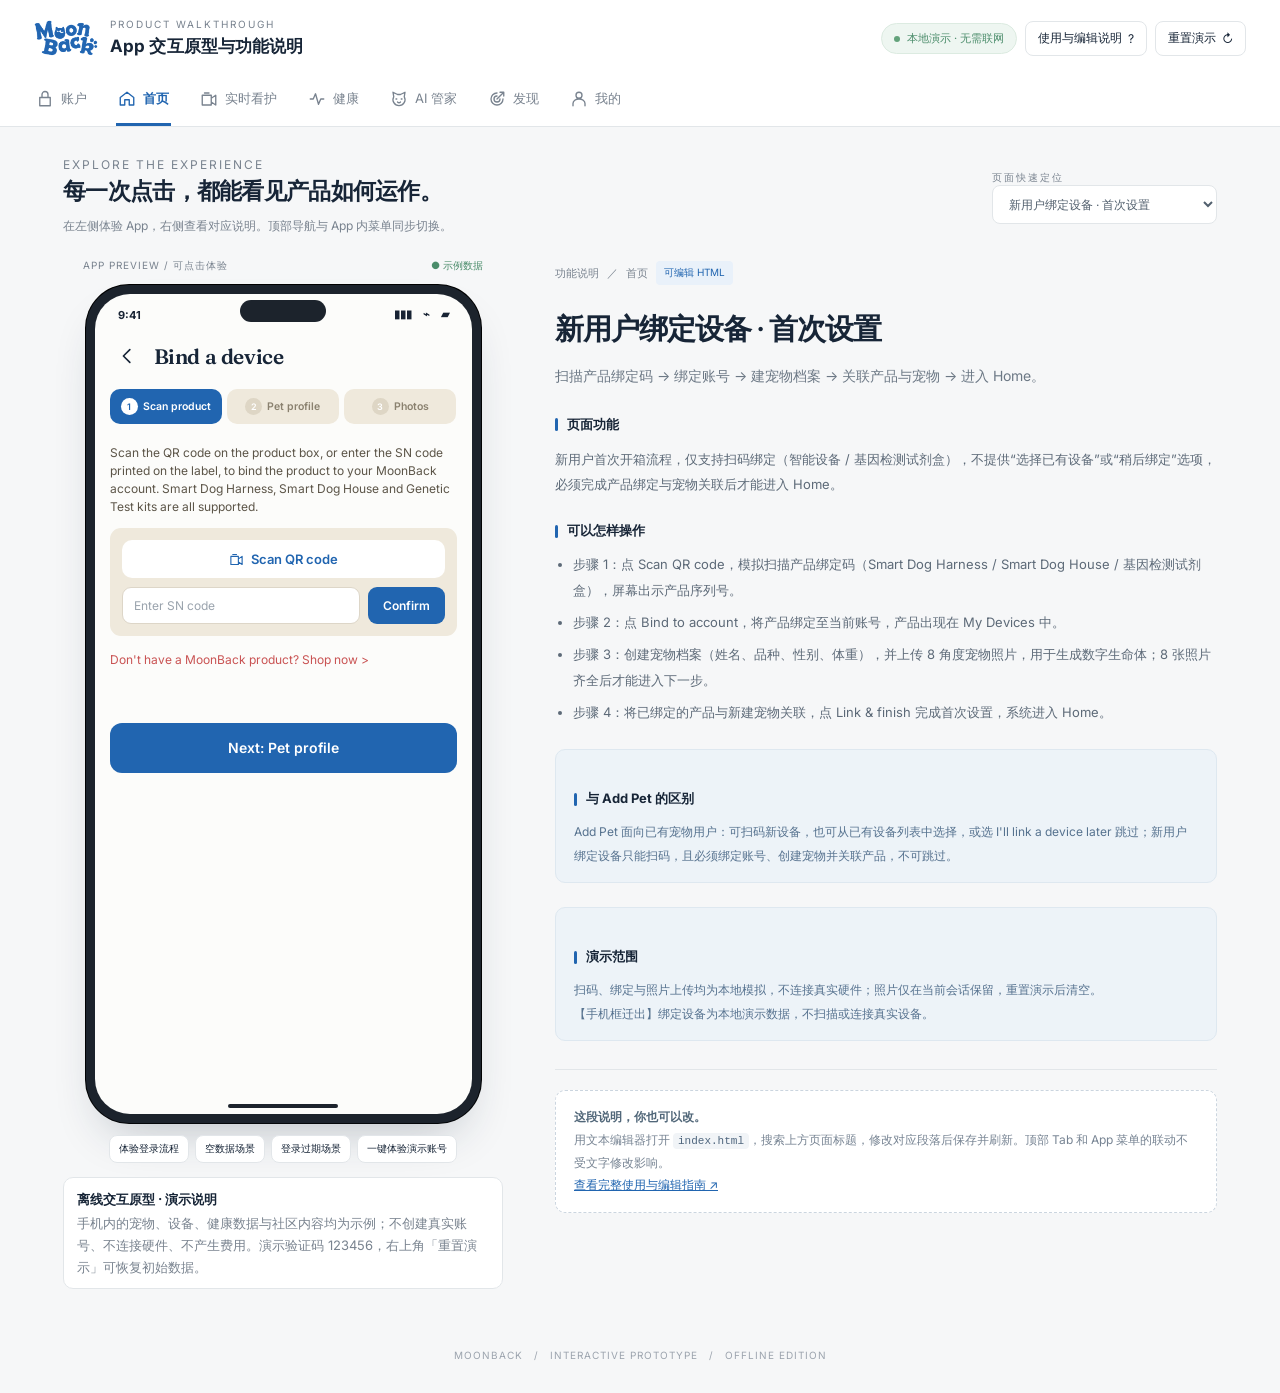
<file: _device-img-check.html>
<!doctype html>
<html lang="zh-CN">
<head>
<meta charset="utf-8"><meta name="viewport" content="width=device-width,initial-scale=1">
<meta name="description" content="MoonBack 本地可交互 App 原型，左侧操作、右侧说明，离线可用。">
<title>MoonBack · 可交互 App 原型</title>
<link rel="icon" href="assets/home_pet_lucky.jpg"><link rel="stylesheet" href="style.css?v=45">
<script>
/* Repair legacy demo data before the app script loads, so a cached older app.js can still render Discover / Profile. */
(function(){
  try{
    var K='moonback-interactive-offline-v1',raw=localStorage.getItem(K);
    if(!raw)return;
    var s=JSON.parse(raw);
    if(!s||typeof s!=='object'||!Array.isArray(s.posts))return;
    var ok=function(p){return p&&typeof p==='object';};
    var valid=s.posts.filter(ok);
    if(valid.length===s.posts.length)return;
    if(valid.length){s.posts=valid;}else{delete s.posts;}
    localStorage.setItem(K,JSON.stringify(s));
  }catch(e){}
})();
</script>
<script defer src="app.js?v=51"></script>
</head>
<body>
<header class="topbar">
  <div class="topline">
    <div class="brand"><img src="assets/home_logo.png" alt="MoonBack"><div><p class="eyebrow">PRODUCT WALKTHROUGH</p><strong>App 交互原型与功能说明</strong></div></div>
    <div class="top-actions"><span class="version">本地演示 · 无需联网</span><button class="tool" data-action="help"><span>使用与编辑说明</span> ?</button><button class="tool" data-action="reset"><span>重置演示</span> ↻</button></div>
  </div>
  <nav class="tabs" id="top-tabs" aria-label="主要功能页面"></nav>
</header>
<main class="workspace">
  <div class="intro"><div><p class="eyebrow">EXPLORE THE EXPERIENCE</p><h1>每一次点击，都能看见产品如何运作。</h1><p>在左侧体验 App，右侧查看对应说明。顶部导航与 App 内菜单同步切换。</p></div><label><span class="eyebrow">页面快速定位</span><br><select class="overview-select" id="page-picker" aria-label="页面快速定位"></select></label></div>
  <div class="columns">
    <section class="preview" aria-label="可交互 App 演示">
      <div class="preview-meta"><span>APP PREVIEW / 可点击体验</span><span id="preview-state">● 示例数据</span></div>
      <div class="phone"><div class="screen" lang="en">
        <div class="statusbar"><span>9:41</span><span class="island" aria-hidden="true"></span><span class="status-icons" aria-hidden="true">▮▮▮　⌁　▰</span></div>
        <div class="app-header" id="app-header"></div>
        <div class="app-content" id="app-content" tabindex="-1"></div>
        <nav class="bottom-nav" id="bottom-nav" aria-label="App 底部菜单"></nav>
        <div class="home-indicator" aria-hidden="true"></div>
        <div id="app-toast" class="toast" role="status" hidden></div>
        <div id="modal-layer" class="modal-layer" hidden></div>
      </div></div>
      <div class="scenario-tools"><button class="tool" data-go="login">体验登录流程</button><button class="tool" data-action="empty-scenario">空数据场景</button><button class="tool" data-action="expired-scenario">登录过期场景</button><button class="tool" data-action="demo-login">一键体验演示账号</button></div>
      <div class="demo-banner"><strong>离线交互原型 · 演示说明</strong><span>手机内的宠物、设备、健康数据与社区内容均为示例；不创建真实账号、不连接硬件、不产生费用。演示验证码 123456，右上角「重置演示」可恢复初始数据。</span></div>
    </section>
    <aside class="docs" aria-label="当前页面功能说明">
      <div class="doc-breadcrumb"><span>功能说明</span><span>／</span><span id="doc-module"></span><span class="pill">可编辑 HTML</span></div>
      <div id="page-docs">
<!-- =====================================================================
【右侧功能说明编辑区】
1. 用 VS Code、记事本等文本编辑器打开本 index.html 文件（建议使用 UTF-8）。
2. 搜索对应中文页面名称，例如“首页 · 宠物状态总览”。
3. 修改该 section 内的 h2、p、li 文字，保存后在浏览器刷新。
4. 可以增加段落、列表，不要删除或修改 section 的 id、data-page、data-group 属性。
5. 每个 section 对应一个 App 页面，子页面同样有独立说明。
6. 以下文字直接显示在右侧，不需要修改 app.js，不需要安装环境或重新构建。
===================================================================== -->

<!-- ===== 首页 · 宠物状态总览：修改以下文字即可 ===== -->
<section class="doc-page" id="doc-home" data-page="home" data-group="home" hidden>
<h2>首页 · 宠物状态总览</h2>
<p class="lead">从宠物出发，了解今天的状态。</p>
<h3>页面功能</h3><p>品牌 Logo、消息与添加设备入口；宠物切换条（Lucky 金毛贵宾 / Milo 黑色拉布拉多 / Coco 腊肠犬，头像均为与各自状态动图同款形象的卡通正面头像）；状态卡（标题、状态胶囊、Activity / Sleep 小卡、右侧宠物状态图：Lucky / Milo / Coco 均使用本次生成的透明 GIF 动图，分别为睡觉 / 散步 / 玩球，自带呼吸与动作；随当前宠物切换）、AI 洞察条）；Quick Access 四个彩色圆形入口（My Pet·dog、Voice Translation·microphone、Device·device、Genetic Test·dna，SVG 内联以保证离线可用）；Focus on Lucky 提示卡；关联设备列表。</p>
<h3>可以怎样操作</h3>
<ul>
<li>点击右上角「+」或设备区底部的「+ Add Device」，弹出同一个添加设备弹框（Smart Dog Harness / Smart Dog House，均 Model 001）。</li>
<li>选择 Smart Dog Harness 并确认，进入参数弹框：参数取自 <code>MQTT_Protocol.pdf</code>（MQTT 3.1.1、Broker、Client ID、Topic、上报字段、事件与可配置上报间隔）；先选 Linked pet 关联宠物（下拉列出系统内已添加的宠物，默认当前选中宠物），再填写 IMEI 与上报间隔，加入后设备即归属该宠物。</li>
<li>点击 Smart Dog House 会提示「该设备生产中」，暂不提供后续弹框。</li>
<li>切换 Lucky、Milo、Coco 或 All Pets；点击状态卡进入健康详情，点击洞察条进入 AI 管家。</li>
<li>设备区随当前宠物过滤：Lucky 2 台（Harness + Dog House）、Milo 1 台（Harness）、Coco 无设备（显示 No devices yet），All Pets 汇总 3 台。</li>
<li>首次使用的新用户可点设备区「Add Device」进入新用户绑定流程：仅支持扫码绑定（智能设备 / 基因检测试剂盒），不提供“选择已有设备”或“稍后绑定”，须绑定产品、创建宠物并关联后才能进入 Home。</li>
</ul>
<div class="callout"><h3>演示范围</h3><p>新增设备仅写入当前浏览器演示数据；参数为协议文档摘要，不连接真实 Broker。</p><p class="from-phone">【手机框迁出】设备在线 / 离线状态为示例，可在设备详情切换；首页状态卡与数值不代表真实检测。</p></div>
</section>

<!-- ===== 健康 · 数据与趋势：修改以下文字即可 ===== -->
<section class="doc-page" id="doc-health" data-page="health" data-group="health" hidden>
<h2>健康 · 数据与趋势</h2>
<p class="lead">看见状态，也看懂变化。</p>
<h3>页面功能</h3><p>按当前宠物展示活动、生命体征、睡眠和消化等健康示例数据，支持进入指标详情和专业报告。</p>
<h3>可以怎样操作</h3>
<ul>
<li>选择宠物，切换 Today、7 Days 或指定日期，数据和趋势同步变化。</li>
<li>点击指标卡查看详情；点击报告入口查看当前宠物的专业报告。</li>
<li>点击健康检测观看检测进度，结果回到当前宠物；通过记录和兽医入口进入后续流程。</li>
</ul>
<div class="callout"><h3>演示范围</h3><p>图表由网页组件绘制，可响应切换；数据为演示数据，不代表真实检测或医学判断。</p><p class="from-phone">【手机框迁出】健康指标与趋势为示例数据，不代表真实检测或医学判断。</p></div>
</section>

<!-- ===== AI 管家 · 宠物专属对话：修改以下文字即可 ===== -->
<section class="doc-page" id="doc-ai" data-page="ai" data-group="ai" hidden>
<h2>AI 管家 · 宠物专属对话</h2>
<p class="lead">让每一次提问，都围绕当前宠物。</p>
<h3>页面功能</h3><p>以对话形式演示健康解释、状态查询和养宠建议，当前宠物决定对话上下文。</p>
<h3>可以怎样操作</h3>
<ul>
<li>在顶部切换宠物，分别保留各只宠物的对话记录。</li>
<li>输入问题并发送，或点击建议问题，查看基于示例数据生成的预设回复。</li>
<li>点击健康数据、专业报告或在线兽医，继续体验关联流程。</li>
</ul>
<div class="callout"><h3>演示范围</h3><p>回复来自本地规则和示例模板，没有连接真实 AI 模型；不会发送网络请求。</p><p class="from-phone">【手机框迁出】AI 管家回复来自本地预设规则与模板，没有连接真实 AI 模型，也不会发送网络请求。</p></div>
</section>

<!-- ===== 发现 · 宠物社区：修改以下文字即可 ===== -->
<section class="doc-page" id="doc-discover" data-page="discover" data-group="discover" hidden>
<h2>发现 · 宠物社区</h2>
<p class="lead">分享日常，遇见更多毛孩子。</p>
<h3>页面功能</h3><p>按评审截图改为搜索栏 + 话题筛选 + 双列瀑布流卡片；卡片统一为图片轮播、标题、两行简述与发布人信息，保留社区浏览、互动、发布和作者主页。</p>
<h3>可以怎样操作</h3>
<ul>
<li>顶部搜索栏按标题、副文本、作者与话题实时筛选卡片。</li>
<li>切换 For You / Following / Health / Training / Nutrition / Care；最右侧圆形按钮打开 Stories 作者列表。</li>
<li>卡片顶部图片有多张时每 3 秒自动轮播并显示指示点；图片下方依次是标题、两行简述、发布人头像与名称及点赞次数。</li>
<li>点击卡片进入帖子详情，支持点赞、收藏、评论、多图切换及话题聚合。</li>
<li>右上角加号发布图文，新内容进入信息流与个人主页；底部悬浮胶囊导航切换五个主模块。</li>
</ul>
<div class="callout"><h3>演示范围</h3><p>点赞、评论、关注和图文文字保存在当前浏览器；上传图片仅在当前打开会话保留，不会发布到真实社区。</p></div>
</section>

<!-- ===== 我的 · 个人主页：修改以下文字即可 ===== -->
<section class="doc-page" id="doc-profile" data-page="profile" data-group="profile" hidden>
<h2>我的 · 个人主页</h2>
<p class="lead">个人资料、宠物与内容，一处管理。</p>
<h3>页面功能</h3><p>沿用当前 Demo 的个人资料、社交统计、宠物入口与内容宫格布局。</p>
<h3>可以怎样操作</h3>
<ul>
<li>点击个人资料编辑昵称、所在地和简介，保存后同步展示。</li>
<li>点击 Posts、Followers、Friends 查看对应列表；切换 Moments、Liked 查看内容。</li>
<li>点击 My pets 管理宠物，点击右上角进入会员或设置中心。</li>
</ul>
<div class="callout"><h3>演示范围</h3><p>示例账号默认 Kevin；社交数据反映当前演示中的内容和互动，不代表真实账号。</p><p class="from-phone">【手机框迁出】会员标识为演示状态，不产生真实订阅或扣款。</p></div>
</section>

<!-- ===== 实时看护 · Remote care：修改以下文字即可 ===== -->
<section class="doc-page" id="doc-monitor" data-page="monitor" data-group="monitor" hidden>
<h2>实时看护 · Remote care</h2>
<p class="lead">用可操作界面，演示远程陪伴。</p>
<h3>页面功能</h3><p>历史页面：展示画面区、看护控制及 AI Wellness Snapshot（本期无对应设备）。</p>
<h3>可以怎样操作</h3>
<ul>
<li>查看示例画面和看护指标；本期无实时看护设备时显示空状态。</li>
<li>点击 Listen、Talk 和 Play Sound，体验按钮状态与控制反馈。</li>
<li>切换检测框显示，查看模拟识别事件；进入宠物语言翻译或返回设备选择。</li>
</ul>
<div class="callout"><h3>演示范围</h3><p>本期设备仅智能背带与智能狗窝，不含摄像头；本页按历史内容保留，无对应设备时显示空状态。画面使用项目自带照片，不调用摄像头、麦克风或真实视频服务。</p><p class="from-phone">【手机框迁出】实时看护画面与检测事件均为模拟，不调用摄像头、麦克风或真实视频服务；画面为模拟画面。</p></div>
</section>

<!-- ===== 登录 · 账号入口：修改以下文字即可 ===== -->
<section class="doc-page" id="doc-login" data-page="login" data-group="login" hidden>
<h2>登录 · 账号入口</h2>
<p class="lead">品牌入口：Get Started 与四种登录方式。</p>
<h3>页面功能</h3><p>MoonBack Logo 与 Get Started 大标题；Continue with Apple ID / Continue with Google / Continue with Email 三个浅灰胶囊按钮（图标与文字紧挨、Apple 图标为黑色）；按钮下方为「——— or ———」分隔线（品牌蓝）与 Use phone number instead 入口；圆形协议勾选。</p>
<h3>可以怎样操作</h3>
<ul>
<li>初始页只有三个按钮与 or 分隔线下方的 Use phone number instead；点击 Continue with Email 或 Use phone number instead 才展开输入框与验证码，可用 Back 返回按钮页。</li>
<li>未勾选 Terms of Service 与 Privacy Policy 时，第三方登录、Get code、Sign in 全部被拦截并提示。</li>
<li>邮箱验证码：输入邮箱 → Get code（60 秒倒计时，演示码 123456）→ Sign in 进入 Home；验证码页可切换到 +1 手机号。</li>
<li>点击 Terms of Service / Privacy Policy 查看对应协议页，返回后继续登录。</li>
</ul>
<div class="callout"><h3>演示范围</h3><p>本地模拟登录，不创建真实账号、不发送短信或邮件；第三方登录仅演示成功态。美国市场口径：+1 区号、英文文案；第三方统一为 Apple ID 与 Google 账号登录。</p><p class="from-phone">【手机框迁出】登录页为离线演示：不创建真实账号、不发送验证码；演示码固定 123456；未勾选隐私政策与个人协议时全部登录动作被拦截。</p></div>
</section>

<!-- ===== 隐私政策 · Privacy Policy：修改以下文字即可 ===== -->
<section class="doc-page" id="doc-privacy" data-page="privacy" data-group="login" hidden>
<h2>隐私政策 · Privacy Policy</h2>
<p class="lead">登录页 Privacy Policy 链接的目标页。</p>
<h3>页面功能</h3><p>App 内英文协议页，按美国市场口径列出数据收集、使用与用户权利。</p>
<h3>可以怎样操作</h3><ul><li>阅读要点后点击返回，回到登录页继续。</li></ul>
<div class="callout"><h3>演示范围</h3><p>原型占位文案，不是正式法律文件；CCPA/CPPA 条款待法务确认。</p><p class="from-phone">【手机框迁出】协议正文为原型占位文案，不是正式法律文件；美国隐私口径（CCPA/CPPA）待法务确认。</p></div>
</section>

<!-- ===== 个人协议 · Terms of Service：修改以下文字即可 ===== -->
<section class="doc-page" id="doc-terms" data-page="terms" data-group="login" hidden>
<h2>个人协议 · Terms of Service</h2>
<p class="lead">登录页 Terms of Service 链接的目标页。</p>
<h3>页面功能</h3><p>App 内英文协议页，说明账号、设备使用边界与健康数据免责。</p>
<h3>可以怎样操作</h3><ul><li>阅读要点后点击返回，回到登录页继续。</li></ul>
<div class="callout"><h3>演示范围</h3><p>原型占位文案，不是正式法律文件；最终措辞待法务确认。</p><p class="from-phone">【手机框迁出】协议正文为原型占位文案，不是正式法律文件；最终措辞待法务确认。</p></div>
</section>

<!-- ===== 注册账号：修改以下文字即可 ===== -->
<section class="doc-page" id="doc-register" data-page="register" data-group="login" hidden>
<h2>注册账号</h2>
<p class="lead">演示账号创建流程。</p>
<h3>页面功能</h3><p>提供手机号／邮箱、密码、确认密码和协议选择。</p>
<h3>可以怎样操作</h3>
<ul>
<li>选择注册方式，填写账号和密码，确认两次密码一致。</li>
<li>提交后完成模拟注册并进入首页；返回可回到登录。</li>
</ul>
<div class="callout"><h3>演示范围</h3><p>不会发送验证码或创建线上账号，表单不保存密码。</p><p class="from-phone">【手机框迁出】注册为本地模拟，不创建线上账号、不保存密码；演示验证码固定 123456。</p></div>
</section>

<!-- ===== 找回密码：修改以下文字即可 ===== -->
<section class="doc-page" id="doc-forgot" data-page="forgot" data-group="login" hidden>
<h2>找回密码</h2>
<p class="lead">查看找回入口与提交反馈。</p>
<h3>页面功能</h3><p>演示账号输入、验证码填写及新密码校验。</p>
<h3>可以怎样操作</h3>
<ul>
<li>填写手机号或邮箱，点击获取演示验证码。</li>
<li>输入显示的演示验证码和新密码，完成后返回登录。</li>
</ul>
<div class="callout"><h3>演示范围</h3><p>验证码仅用于本地演示，不发送短信或邮件，不修改任何真实密码。</p><p class="from-phone">【手机框迁出】找回密码为本地模拟，不修改真实密码；演示验证码固定 123456。</p></div>
</section>

<!-- ===== 我的宠物 · 宠物列表：修改以下文字即可 ===== -->
<section class="doc-page" id="doc-pets" data-page="pets" data-group="home" hidden>
<h2>我的宠物 · 宠物列表</h2>
<p class="lead">管理每一位家庭成员。</p>
<h3>页面功能</h3><p>显示当前演示账号的宠物，连接宠物详情、建档和关联设备。</p>
<h3>可以怎样操作</h3>
<ul>
<li>点击宠物卡查看详情；点击添加宠物填写资料。</li>
<li>新增、编辑或删除后，首页和健康页的宠物选择同步更新。</li>
</ul>
<div class="callout"><h3>演示范围</h3><p>宠物资料保存在当前浏览器；删除前需要确认，并解除演示设备关联。</p></div>
</section>

<!-- ===== 宠物建档 · 新增与编辑：修改以下文字即可 ===== -->
<section class="doc-page" id="doc-pet-edit" data-page="pet-edit" data-group="home" hidden>
<h2>宠物建档 · 新增与编辑</h2>
<p class="lead">按评审截图重建的 Add Pet 表单。</p>
<h3>页面功能</h3><p>改为 3 个标签卡的分步流程：① Connect device（扫码绑定 / 选择已有设备 / 暂不绑定）；② Pet profile（犬种照片+名称选择、两列 10 字段、新增下次疫苗接种时间）；③ Photos（8 角度照片）→ 完成提示 → 进入 Home。顶部标签卡可点击回跳。</p>
<h3>可以怎样操作</h3>
<ul>
<li>步骤①：选 Scan 后点 Scan QR code 自动填入示例 IMEI；标题与说明已改为“Scan a device or genetic test box”，可扫描设备或基因检测盒子；选 Use an existing device 从下拉挑设备，若设备已绑定其他宠物会弹窗询问是否变更主人；也可选 I'll link a device later 跳过。</li>
<li>步骤②：点“小型 / 中型 / 大型”快速筛选可切换相关尺寸的犬种卡片；点犬种照片卡自动填入 Breed；字段校验宠物名与体重必填。</li>
<li>步骤③：点击虚线照片框选本地图片预览；新建时必须凑齐 8 张才能保存，编辑已有宠物时不重复要求。</li>
<li>Save & Finish 后显示 All set! 完成页，点 Go to Home 进入首页；设备绑定/主人变更在保存时生效。</li>
</ul>
<div class="callout"><h3>演示范围</h3><p>照片仅保存在当前浏览器会话，使用 blob URL 预览，不上传服务器；犬种照片使用现有示例狗图，仅用于演示选择交互。App 内文案按项目约定使用英文，参考截图为中文界面。</p></div>
</section>

<!-- ===== 宠物详情：修改以下文字即可 ===== -->
<section class="doc-page" id="doc-pet-detail" data-page="pet-detail" data-group="home" hidden>
<h2>宠物详情</h2>
<p class="lead">围绕一只宠物查看资料和设备。</p>
<h3>页面功能</h3><p>聚合宠物基础信息、健康记录、关联设备与编辑入口。关联设备按该宠物过滤：Lucky 2 台、Milo 1 台、Coco 无设备（显示 No devices linked yet.）。</p>
<h3>可以怎样操作</h3>
<ul>
<li>编辑资料、进入健康页、查看健康记录。</li>
<li>Genetic Test：跟踪基因检测并在线查看报告；Vaccination records：查看接种记录与下次接种时间。</li>
<li>点击关联设备查看详情；删除宠物前确认，删除后回到宠物列表。</li>
</ul>
<div class="callout"><h3>演示范围</h3><p>切换到该宠物详情时会设置当前宠物，后续健康和 AI 页面沿用该上下文。</p></div>
</section>

<!-- ===== 健康记录：修改以下文字即可 ===== -->
<section class="doc-page" id="doc-records" data-page="records" data-group="health" hidden>
<h2>健康记录</h2>
<p class="lead">让每条记录都有对应宠物。</p>
<h3>页面功能</h3><p>按当前宠物展示疫苗及健康记录。</p>
<h3>可以怎样操作</h3>
<ul>
<li>添加记录，填写名称、日期、下次日期与备注。</li>
<li>编辑或删除已有记录，列表立即更新。</li>
</ul>
<div class="callout"><h3>演示范围</h3><p>记录仅在本地保存，不会同步到医疗或设备系统。</p></div>
</section>

<!-- ===== 新增／编辑健康记录：修改以下文字即可 ===== -->
<section class="doc-page" id="doc-record-edit" data-page="record-edit" data-group="health" hidden>
<h2>新增／编辑健康记录</h2>
<p class="lead">记录一次接种或健康事件。</p>
<h3>页面功能</h3><p>演示健康记录表单和保存流程。</p>
<h3>可以怎样操作</h3>
<ul>
<li>填写记录名称、发生日期、可选的下次日期与备注。</li>
<li>校验日期顺序，保存后返回当前宠物的健康记录列表。</li>
</ul>
<div class="callout"><h3>演示范围</h3><p>所填信息仅属于当前选中宠物。</p></div>
</section>

<!-- ===== Genetic Test：修改以下文字即可 ===== -->
<section class="doc-page" id="doc-genetic" data-page="genetic" data-group="health" hidden>
<h2>Genetic Test 基因检测</h2>
<p class="lead">扫码试剂盒，跟踪检测状态，在线查看报告。</p>
<h3>页面功能</h3><p>按当前宠物展示基因检测记录，状态分为 Sample submitted（送检中）、Testing in progress（检测中，只读）、Report ready（报告可查看）。</p>
<h3>可以怎样操作</h3>
<ul>
<li>Add Genetic Test：扫码 → 宠物基本信息（可编辑）→ 确认生成送检中记录。</li>
<li>送检中可录入物流单号；检测中不可编辑；报告就绪后可在线查看 Genetic Test Report。</li>
</ul>
<div class="callout"><h3>演示范围</h3><p>两个 Simulate 按钮用于演示状态流转，非真实送检；数据仅本地保存。报告为示例，不构成医疗诊断。</p></div>
</section>

<!-- ===== New Genetic Test：修改以下文字即可 ===== -->
<section class="doc-page" id="doc-genetic-new" data-page="genetic-new" data-group="health" hidden>
<h2>新增 Genetic Test</h2>
<p class="lead">两步完成送检登记。</p>
<h3>页面功能</h3><p>第一步 Scan kit 扫描试剂盒二维码；第二步 Pet info 展示该宠物基本信息并允许编辑。</p>
<h3>可以怎样操作</h3>
<ul>
<li>点击 Scan QR code 生成试剂盒编号并进入信息确认页。</li>
<li>核对或修改宠物信息后点 Confirm &amp; create record，生成送检中记录并返回列表。</li>
</ul>
<div class="callout"><h3>演示范围</h3><p>扫码为模拟动作，不调用摄像头；试剂盒编号为示例值。</p></div>
</section>

<!-- ===== Genetic Test Report：修改以下文字即可 ===== -->
<section class="doc-page" id="doc-genetic-report" data-page="genetic-report" data-group="health" hidden>
<h2>Genetic Test Report 检测报告</h2>
<p class="lead">在线查看宠物基因检测报告。</p>
<h3>页面功能</h3><p>展示品种成分、遗传健康风险与性状三部分，附报告编号与生成日期。</p>
<h3>可以怎样操作</h3>
<ul>
<li>从报告就绪的检测记录点 View Genetic Test Report 进入。</li>
<li>点 Back to Genetic Test 返回检测列表。</li>
</ul>
<div class="callout"><h3>演示范围</h3><p>报告内容为示例数据，仅供演示，不构成兽医诊断。</p></div>
</section>

<!-- ===== Vaccination Records：修改以下文字即可 ===== -->
<section class="doc-page" id="doc-vaccines" data-page="vaccines" data-group="health" hidden>
<h2>Vaccination Records 疫苗记录</h2>
<p class="lead">下一次接种时间与接种历史一目了然。</p>
<h3>页面功能</h3><p>顶部显示下一次接种的疫苗、到期日期与倒计时；下方按日期倒序列出该宠物的接种记录。</p>
<h3>可以怎样操作</h3>
<ul>
<li>Add vaccination record 新增接种记录（名称、接种日期、下次到期、剂量、诊所、备注）。</li>
<li>删除记录后下一次接种时间会重新计算。</li>
</ul>
<div class="callout"><h3>演示范围</h3><p>记录仅本地保存；无到期日期时显示 Not scheduled。</p></div>
</section>

<!-- ===== Add Vaccination Record：修改以下文字即可 ===== -->
<section class="doc-page" id="doc-vaccine-add" data-page="vaccine-add" data-group="health" hidden>
<h2>新增接种记录</h2>
<p class="lead">记录一次疫苗接种。</p>
<h3>页面功能</h3><p>演示接种记录表单与保存流程。</p>
<h3>可以怎样操作</h3>
<ul>
<li>填写疫苗名称与接种日期（必填），下次到期日期、剂量、诊所与备注选填。</li>
<li>校验日期顺序，保存后返回当前宠物的接种记录列表。</li>
</ul>
<div class="callout"><h3>演示范围</h3><p>所填信息仅属于当前选中宠物。</p></div>
</section>

<!-- ===== 我的设备：修改以下文字即可 ===== -->
<section class="doc-page" id="doc-devices" data-page="devices" data-group="home" hidden>
<h2>我的设备</h2>
<p class="lead">查看已绑定的演示设备。</p>
<h3>页面功能</h3><p>展示设备名称、类型、连接状态、电量和关联宠物。示例共 3 台：Lucky 2 台（Harness + Dog House）、Milo 1 台（Harness）、Coco 无设备；列表汇总全部设备，不按宠物分栏。</p>
<h3>可以怎样操作</h3>
<ul>
<li>切换 All Devices / Harness / Dog House 筛选。</li>
<li>点击设备查看详情，点击添加设备模拟绑定。</li>
</ul>
<div class="callout"><h3>演示范围</h3><p>设备来自本地演示数据，不扫描蓝牙或局域网。</p></div>
</section>

<!-- ===== 添加设备：修改以下文字即可 ===== -->
<section class="doc-page" id="doc-device-add" data-page="device-add" data-group="home" hidden>
<h2>添加设备</h2>
<p class="lead">从选择类型到完成绑定。</p>
<h3>页面功能</h3><p>通过简化表单演示设备添加与宠物关联。Home 的添加入口（右上角「+」与设备区「+ Add Device」）统一走弹框流程，本页是完整表单入口，从设备列表底部按钮、宠物详情「关联设备」等进入。</p>
<h3>可以怎样操作</h3>
<ul>
<li>设备类型仅 Smart Dog Harness 与 Smart Dog House（均 Model 001）。</li>
<li>填写设备名称和演示编号，选择关联宠物并提交。</li>
</ul>
<div class="callout"><h3>演示范围</h3><p>绑定成功后设备列表与首页立即同步；不连接真实硬件。</p><p class="from-phone">【手机框迁出】设备绑定为本地模拟，不扫描或连接真实设备。</p></div>
</section>

<!-- ===== 设备详情：修改以下文字即可 ===== -->
<section class="doc-page" id="doc-device-detail" data-page="device-detail" data-group="home" hidden>
<h2>设备详情</h2>
<p class="lead">从设备入口，继续体验相关能力。</p>
<h3>页面功能</h3><p>展示单台设备的状态与关联关系。</p>
<h3>可以怎样操作</h3>
<ul>
<li>切换模拟在线／离线，修改关联宠物。</li>
<li>智能背带可进入电子围栏与历史轨迹；两款设备均可查看健康数据与固件升级。</li>
<li>查看固件升级，或确认后解除绑定。</li>
</ul>
<div class="callout"><h3>演示范围</h3><p>状态切换只影响本地演示；解绑不会影响真实设备。</p><p class="from-phone">【手机框迁出】设备在线状态、电量与升级均为本地模拟，不向硬件发送指令。</p></div>
</section>

<!-- ===== 新用户绑定设备 · 首次设置：修改以下文字即可 ===== -->
<section class="doc-page" id="doc-device-bind" data-page="device-bind" data-group="home" hidden>
<h2>新用户绑定设备 · 首次设置</h2>
<p class="lead">扫描产品绑定码 → 绑定账号 → 建宠物档案 → 关联产品与宠物 → 进入 Home。</p>
<h3>页面功能</h3>
<p>新用户首次开箱流程，仅支持扫码绑定（智能设备 / 基因检测试剂盒），不提供“选择已有设备”或“稍后绑定”选项，必须完成产品绑定与宠物关联后才能进入 Home。</p>
<h3>可以怎样操作</h3>
<ul>
<li>步骤 1：点 Scan QR code，模拟扫描产品绑定码（Smart Dog Harness / Smart Dog House / 基因检测试剂盒），屏幕出示产品序列号。</li>
<li>步骤 2：点 Bind to account，将产品绑定至当前账号，产品出现在 My Devices 中。</li>
<li>步骤 3：创建宠物档案（姓名、品种、性别、体重），并上传 8 角度宠物照片，用于生成数字生命体；8 张照片齐全后才能进入下一步。</li>
<li>步骤 4：将已绑定的产品与新建宠物关联，点 Link & finish 完成首次设置，系统进入 Home。</li>
</ul>
<div class="callout"><h3>与 Add Pet 的区别</h3><p>Add Pet 面向已有宠物用户：可扫码新设备，也可从已有设备列表中选择，或选 I'll link a device later 跳过；新用户绑定设备只能扫码，且必须绑定账号、创建宠物并关联产品，不可跳过。</p></div>
<div class="callout"><h3>演示范围</h3><p>扫码、绑定与照片上传均为本地模拟，不连接真实硬件；照片仅在当前会话保留，重置演示后清空。</p><p class="from-phone">【手机框迁出】绑定设备为本地演示数据，不扫描或连接真实设备。</p></div>
</section>

<!-- ===== 宠物语言翻译：修改以下文字即可 ===== -->
<section class="doc-page" id="doc-translation" data-page="translation" data-group="monitor" hidden>
<h2>宠物语言翻译</h2>
<p class="lead">暖橙 + 品牌蓝双色的录音翻译页：2 个方向选项、完整状态链路与历史联动。</p>
<h3>页面功能</h3><p>Translation Mode 下只有 2 个选项：Dog → Human 与 Cat → Human，每个选项用「宠物图标 → 人图标」表示方向（宠物暖橙、人品牌蓝），选项右侧的圆形切换按钮点一下即原地翻转成 Human → Dog / Human → Cat，两个选项各自记住自己的方向。中央大号录音按钮带呼吸光晕与极简爪印装饰，录音中显示动态音频波形；结果以气泡卡片展示并支持模拟播放；页面角落有低透明度爪印剪影。</p>
<h3>可以怎样操作</h3>
<ul>
<li>首次进入弹出麦克风权限引导；点主按钮开始录音，再点结束依次进入 Analyzing audio... / Generating interpretation...，生成译文后自动存入历史。</li>
<li>每条历史支持 Play（重放）、View Pet Health Report（跳转健康报告）、删除；空态为插画卡片 + Start Recording 引导。</li>
<li>点选项即选中该宠物，点切换按钮只翻转该选项的方向（两个图标左右互换、箭头随之换向，切换按钮转 180° 并变蓝底）；录音进行中切换会被提示先结束录音。切换有平滑过渡，录音按钮按压缩放反馈。</li>
<li>图标：切换 / 狗 / 人类 / 猫 四个图标取自 Font Awesome v5 实体库（repeat / dog / cat / user-alt），SVG 路径已内联进 app.js，不引 CDN、不依赖外部字体；空态插画的宠物剪影会随所选宠物切换。配色：暖橙主色承担宠物与操作，Logo 蓝（#2165b0）承担「人」侧图标、播放键、View Pet Health Report 等跨模块入口，页面另有右上冷色 / 左下暖色的低透明度冲洗，两者混合不抢主体。</li>
</ul>
<div class="callout"><h3>状态演示（仅原型）</h3><p>以下按钮用于演示异常状态，不影响真实流程。</p><div class="doc-demo-row"><button data-action="trans-demo" data-value="nosound">无声音</button><button data-action="trans-demo" data-value="error">权限失败</button><button data-action="trans-demo" data-value="idle">恢复空闲</button></div></div>
<div class="callout"><h3>演示范围</h3><p>不申请真实麦克风、不采集声音，译文为预设示例；页面底部常驻免责说明（仅供娱乐，不替代专业行为学分析或兽医诊断）。</p><p class="from-phone">【手机框迁出】语言翻译为本地模拟，不访问麦克风、不采集声音，也不生成真实语音；异常状态需通过右侧「状态演示」手动触发。</p></div>
</section>

<!-- ===== 电子围栏：修改以下文字即可 ===== -->
<section class="doc-page" id="doc-fence" data-page="fence" data-group="home" hidden>
<h2>电子围栏</h2>
<p class="lead">用示意地图体验安全范围设置。</p>
<h3>页面功能</h3><p>为当前宠物选择胸背设备，设置围栏名称、范围和启用状态。</p>
<h3>可以怎样操作</h3>
<ul>
<li>拖动半径滑块，地图范围同步变化，保存设置。</li>
<li>点击地图移动围栏中心；进入历史轨迹和电子签到。</li>
</ul>
<div class="callout"><h3>演示范围</h3><p>地图和定位均为本地示意，不包含真实位置，不连接地图服务。</p><p class="from-phone">【手机框迁出】电子围栏为本地演示，不产生真实定位告警。</p></div>
</section>

<!-- ===== 历史轨迹：修改以下文字即可 ===== -->
<section class="doc-page" id="doc-trajectory" data-page="trajectory" data-group="home" hidden>
<h2>历史轨迹</h2>
<p class="lead">回看示例活动路线。</p>
<h3>页面功能</h3><p>按宠物和日期展示轨迹示意、里程与活动时间。</p>
<h3>可以怎样操作</h3>
<ul>
<li>选择日期切换示例轨迹，点击播放观看位置点沿路线移动。</li>
</ul>
<div class="callout"><h3>演示范围</h3><p>路线为离线 SVG 示意，不能用于真实定位。</p><p class="from-phone">【手机框迁出】轨迹为示例数据。</p></div>
</section>

<!-- ===== 电子签到：修改以下文字即可 ===== -->
<section class="doc-page" id="doc-checkin" data-page="checkin" data-group="home" hidden>
<h2>电子签到</h2>
<p class="lead">为一次到访留下记录。</p>
<h3>页面功能</h3><p>展示签到位置输入和历史签到记录。</p>
<h3>可以怎样操作</h3>
<ul>
<li>填写地点，点击签到，查看新增时间记录。</li>
</ul>
<div class="callout"><h3>演示范围</h3><p>不调用定位权限，地点由用户输入，记录保存在本地。</p><p class="from-phone">【手机框迁出】签到记录仅保存在本地。</p></div>
</section>

<!-- ===== 健康指标详情：修改以下文字即可 ===== -->
<section class="doc-page" id="doc-metric" data-page="metric" data-group="health" hidden>
<h2>健康指标详情</h2>
<p class="lead">从摘要进入具体趋势。</p>
<h3>页面功能</h3><p>展示所选指标的当前值、参考范围和趋势。</p>
<h3>可以怎样操作</h3>
<ul>
<li>从健康卡片进入；切换时间范围，查看对应趋势。</li>
<li>点击交给 AI 解释，带入当前指标和宠物上下文。</li>
</ul>
<div class="callout"><h3>演示范围</h3><p>图表和参考数据均为演示，不作为诊疗依据。</p><p class="from-phone">【手机框迁出】指标图表与数值为示例，实际健康判断需结合有效数据与专业意见。</p></div>
</section>

<!-- ===== 专业健康报告：修改以下文字即可 ===== -->
<section class="doc-page" id="doc-report" data-page="report" data-group="health" hidden>
<h2>专业健康报告</h2>
<p class="lead">汇总当前宠物的演示健康数据。</p>
<h3>页面功能</h3><p>展示当前宠物资料、健康摘要、趋势和项目中的报告版式参考。</p>
<h3>可以怎样操作</h3>
<ul>
<li>查看当前宠物摘要，展开版式参考图。</li>
<li>下载本地 HTML 摘要，或发送给演示兽医进入咨询流程。</li>
</ul>
<div class="callout"><h3>演示范围</h3><p>下载的是可离线打开的 HTML 演示摘要，不是正式医疗报告或 PDF。</p><p class="from-phone">【手机框迁出】报告数值仅用于原型展示、不是医疗报告；「原 App 报告版式参考」图片与说明已迁至本说明区。</p></div>
</section>

<!-- ===== 在线兽医：修改以下文字即可 ===== -->
<section class="doc-page" id="doc-vets" data-page="vets" data-group="health" hidden>
<h2>在线兽医</h2>
<p class="lead">选择一位演示兽医。</p>
<h3>页面功能</h3><p>展示兽医头像、专业方向和咨询入口。</p>
<h3>可以怎样操作</h3>
<ul>
<li>选择兽医进入资料确认，选择是否授权当前宠物的演示报告。</li>
<li>进入咨询会话，或查看历史咨询记录。</li>
</ul>
<div class="callout"><h3>演示范围</h3><p>没有真实医生在线，不产生费用。</p><p class="from-phone">【手机框迁出】在线兽医与咨询为演示流程，没有真实医生在线，不产生费用。</p></div>
</section>

<!-- ===== 兽医详情 · 咨询确认：修改以下文字即可 ===== -->
<section class="doc-page" id="doc-vet-detail" data-page="vet-detail" data-group="health" hidden>
<h2>兽医详情 · 咨询确认</h2>
<p class="lead">在开始前确认宠物与报告授权。</p>
<h3>页面功能</h3><p>展示所选兽医信息，固定本次咨询关联的宠物。</p>
<h3>可以怎样操作</h3>
<ul>
<li>选择咨询宠物，勾选是否分享报告，再开始演示咨询。</li>
</ul>
<div class="callout"><h3>演示范围</h3><p>授权只影响本地会话展示，不向第三方发送数据。</p><p class="from-phone">【手机框迁出】兽医资料与咨询入口为演示数据，不产生真实问诊。</p></div>
</section>

<!-- ===== 兽医咨询会话：修改以下文字即可 ===== -->
<section class="doc-page" id="doc-consult" data-page="consult" data-group="health" hidden>
<h2>兽医咨询会话</h2>
<p class="lead">演示问诊沟通与结束记录。</p>
<h3>页面功能</h3><p>围绕本次固定宠物进行演示聊天，展示报告授权状态。</p>
<h3>可以怎样操作</h3>
<ul>
<li>输入并发送消息，查看预设回复。</li>
<li>结束咨询后保留记录，可从咨询历史重新查看。</li>
</ul>
<div class="callout"><h3>演示范围</h3><p>会话由本地规则模拟，不是真实在线医疗服务。</p><p class="from-phone">【手机框迁出】咨询会话使用预设回复，不是真实在线诊疗；报告授权状态仅在本地演示中生效。</p></div>
</section>

<!-- ===== 咨询历史：修改以下文字即可 ===== -->
<section class="doc-page" id="doc-consult-history" data-page="consult-history" data-group="health" hidden>
<h2>咨询历史</h2>
<p class="lead">回看已经完成的演示咨询。</p>
<h3>页面功能</h3><p>按时间列出关联宠物、兽医及会话状态。</p>
<h3>可以怎样操作</h3>
<ul>
<li>点击历史记录查看对应聊天；开始新咨询可返回兽医列表。</li>
</ul>
<div class="callout"><h3>演示范围</h3><p>仅包含在此浏览器内创建的演示记录。</p><p class="from-phone">【手机框迁出】咨询记录保存在当前浏览器，不产生真实问诊。</p></div>
</section>

<!-- ===== 帖子详情：修改以下文字即可 ===== -->
<section class="doc-page" id="doc-post" data-page="post" data-group="discover" hidden>
<h2>帖子详情</h2>
<p class="lead">阅读、互动与评论。</p>
<h3>页面功能</h3><p>展示作者、完整图文、话题和评论列表。</p>
<h3>可以怎样操作</h3>
<ul>
<li>切换多张图片，点赞、收藏、关注作者。</li>
<li>输入评论并发布，查看评论数同步变化；点击话题查看聚合内容。</li>
<li>分享时显示本地演示定位链接。</li>
</ul>
<div class="callout"><h3>演示范围</h3><p>评论和互动只修改本地状态；本地文件链接需要对方拥有同一份文件夹才能打开。</p></div>
</section>

<!-- ===== 作者主页：修改以下文字即可 ===== -->
<section class="doc-page" id="doc-author" data-page="author" data-group="discover" hidden>
<h2>作者主页</h2>
<p class="lead">了解社区中的另一位养宠人。</p>
<h3>页面功能</h3><p>展示作者资料、宠物简介、内容宫格和关注状态。</p>
<h3>可以怎样操作</h3>
<ul>
<li>关注／取消关注，查看作者帖子，进入私信会话。</li>
</ul>
<div class="callout"><h3>演示范围</h3><p>关注结果同步影响发现页的 Following 流。</p></div>
</section>

<!-- ===== 发布图文：修改以下文字即可 ===== -->
<section class="doc-page" id="doc-publish" data-page="publish" data-group="discover" hidden>
<h2>发布图文</h2>
<p class="lead">把一段日常加入演示社区。</p>
<h3>页面功能</h3><p>深色发布态：支持最多 9 张本地图片、500 字以内正文、话题标签与图片预览。</p>
<h3>可以怎样操作</h3>
<ul>
<li>点击正方形「+」按钮选择多张图片（最多 9 张），预览后可逐张删除。</li>
<li>输入正文，右上角「Publish」发布；正文限 500 字，计数器随输入更新。</li>
<li>添加话题标签（逗号分隔），发布后返回信息流，并同步显示在我的主页。</li>
</ul>
<div class="callout"><h3>演示范围</h3><p>没有图片时使用内置宠物图；上传图片仅当前会话显示，重新打开后使用内置替代图。</p><p class="from-phone">【手机框迁出】图文内容仅发布到本地演示，不会上传到网络。</p></div>
</section>

<!-- ===== 宠物故事：修改以下文字即可 ===== -->
<section class="doc-page" id="doc-story" data-page="story" data-group="discover" hidden>
<h2>宠物故事</h2>
<p class="lead">以单张故事卡展示宠物瞬间。</p>
<h3>页面功能</h3><p>展示作者故事图片及前后切换。</p>
<h3>可以怎样操作</h3>
<ul>
<li>点击上一条／下一条切换故事，点击作者进入主页。</li>
</ul>
<div class="callout"><h3>演示范围</h3><p>使用现有社区图片模拟故事，不包含真实视频播放。</p></div>
</section>

<!-- ===== 话题聚合：修改以下文字即可 ===== -->
<section class="doc-page" id="doc-topic" data-page="topic" data-group="discover" hidden>
<h2>话题聚合</h2>
<p class="lead">沿着一个话题继续浏览。</p>
<h3>页面功能</h3><p>筛选带有所选话题的帖子。</p>
<h3>可以怎样操作</h3>
<ul>
<li>点击帖子进入详情，或通过发布入口添加带话题的内容。</li>
</ul>
<div class="callout"><h3>演示范围</h3><p>话题和内容都来自本地演示社区。</p><p class="from-phone">【手机框迁出】话题内容来自本地示例数据。</p></div>
</section>

<!-- ===== 消息中心：修改以下文字即可 ===== -->
<section class="doc-page" id="doc-messages" data-page="messages" data-group="discover" hidden>
<h2>消息中心</h2>
<p class="lead">将服务消息和私信放在一处。</p>
<h3>页面功能</h3><p>展示设备提醒、社区消息、私信和好友申请。</p>
<h3>可以怎样操作</h3>
<ul>
<li>点击设备提醒标记已读并进入相关设备；点击私信进入聊天。</li>
<li>通过好友申请入口接受申请，或搜索添加演示好友。</li>
</ul>
<div class="callout"><h3>演示范围</h3><p>消息状态只在本地变化，不发送通知。</p></div>
</section>

<!-- ===== 私信会话：修改以下文字即可 ===== -->
<section class="doc-page" id="doc-chat" data-page="chat" data-group="discover" hidden>
<h2>私信会话</h2>
<p class="lead">演示消息发送与回复。</p>
<h3>页面功能</h3><p>展示与所选社区用户的本地聊天。</p>
<h3>可以怎样操作</h3>
<ul>
<li>输入消息发送，查看演示回复，切换会话后保留各自内容。</li>
</ul>
<div class="callout"><h3>演示范围</h3><p>不会向真实用户发送消息。</p><p class="from-phone">【手机框迁出】私信会话为本地演示数据。</p></div>
</section>

<!-- ===== 好友与关注：修改以下文字即可 ===== -->
<section class="doc-page" id="doc-friends" data-page="friends" data-group="discover" hidden>
<h2>好友与关注</h2>
<p class="lead">查看社交关系列表。</p>
<h3>页面功能</h3><p>展示当前演示好友、关注或粉丝列表。</p>
<h3>可以怎样操作</h3>
<ul>
<li>进入作者主页、发送私信，或添加好友。</li>
</ul>
<div class="callout"><h3>演示范围</h3><p>列表由本地种子数据与演示操作组成。</p></div>
</section>

<!-- ===== 添加好友：修改以下文字即可 ===== -->
<section class="doc-page" id="doc-friend-add" data-page="friend-add" data-group="discover" hidden>
<h2>添加好友</h2>
<p class="lead">搜索一个演示社区用户。</p>
<h3>页面功能</h3><p>通过昵称搜索本地社区用户，发送模拟申请。</p>
<h3>可以怎样操作</h3>
<ul>
<li>输入名字或账号，查看匹配结果，点击申请后显示已申请。</li>
</ul>
<div class="callout"><h3>演示范围</h3><p>不执行真实用户搜索，不发送外部申请。</p></div>
</section>

<!-- ===== 好友申请：修改以下文字即可 ===== -->
<section class="doc-page" id="doc-friend-requests" data-page="friend-requests" data-group="discover" hidden>
<h2>好友申请</h2>
<p class="lead">处理一条示例申请。</p>
<h3>页面功能</h3><p>展示本地好友申请与处理状态。</p>
<h3>可以怎样操作</h3>
<ul>
<li>接受申请后加入好友列表，或忽略申请。</li>
</ul>
<div class="callout"><h3>演示范围</h3><p>仅更新本地演示关系。</p></div>
</section>

<!-- ===== 商城专区：修改以下文字即可 ===== -->
<section class="doc-page" id="doc-mall" data-page="mall" data-group="discover" hidden>
<h2>商城专区</h2>
<p class="lead">查看商品与加入演示购物车。</p>
<h3>页面功能</h3><p>以商品卡片展示食品、用品等内容。</p>
<h3>可以怎样操作</h3>
<ul>
<li>选择商品查看详情；点击加入演示购物车，查看数量反馈。</li>
</ul>
<div class="callout"><h3>演示范围</h3><p>没有真实订单、支付或物流。</p><p class="from-phone">【手机框迁出】购物车与商品为示例，不产生真实订单。</p></div>
</section>

<!-- ===== 商品详情：修改以下文字即可 ===== -->
<section class="doc-page" id="doc-product" data-page="product" data-group="discover" hidden>
<h2>商品详情</h2>
<p class="lead">体验从浏览到加入购物车。</p>
<h3>页面功能</h3><p>展示单个商品介绍、价格和数量选择。</p>
<h3>可以怎样操作</h3>
<ul>
<li>调整数量，加入演示购物车；返回商城查看总件数。</li>
</ul>
<div class="callout"><h3>演示范围</h3><p>价格为示例，不产生购买行为。</p><p class="from-phone">【手机框迁出】商品与价格为示例，没有真实支付或物流。</p></div>
</section>

<!-- ===== 设置中心：修改以下文字即可 ===== -->
<section class="doc-page" id="doc-settings" data-page="settings" data-group="profile" hidden>
<h2>设置中心</h2>
<p class="lead">管理资料、设备和演示偏好。</p>
<h3>页面功能</h3><p>聚合账号、设备、宠物、语言、升级、咨询记录和帮助。</p>
<h3>可以怎样操作</h3>
<ul>
<li>进入个人资料、宠物、设备、修改密码及固件升级。</li>
<li>切换演示通知和语言偏好，查看说明反馈；退出后进入模拟登录。</li>
</ul>
<div class="callout"><h3>演示范围</h3><p>偏好保存在本地；语言选择记录偏好并提示，不改变原型已有的中英混合界面。</p><p class="from-phone">【手机框迁出】通知与语言偏好仅记录在当前浏览器；固件升级不会向设备发送指令。</p></div>
</section>

<!-- ===== 编辑个人资料：修改以下文字即可 ===== -->
<section class="doc-page" id="doc-personal" data-page="personal" data-group="profile" hidden>
<h2>编辑个人资料</h2>
<p class="lead">修改演示主页上的文字。</p>
<h3>页面功能</h3><p>提供昵称、所在地和个人简介编辑。</p>
<h3>可以怎样操作</h3>
<ul>
<li>填写并保存，返回主页后立即显示新内容。</li>
</ul>
<div class="callout"><h3>演示范围</h3><p>只修改当前浏览器的演示资料。</p></div>
</section>

<!-- ===== 修改密码：修改以下文字即可 ===== -->
<section class="doc-page" id="doc-password" data-page="password" data-group="profile" hidden>
<h2>修改密码</h2>
<p class="lead">展示校验和提交反馈。</p>
<h3>页面功能</h3><p>演示原密码、新密码与确认密码表单。</p>
<h3>可以怎样操作</h3>
<ul>
<li>填写至少 6 位的新密码，确认两次一致后提交。</li>
</ul>
<div class="callout"><h3>演示范围</h3><p>不连接账号系统，不读取或保存真实密码。</p><p class="from-phone">【手机框迁出】密码表单为本地演示，不修改真实账号密码。</p></div>
</section>

<!-- ===== 固件升级：修改以下文字即可 ===== -->
<section class="doc-page" id="doc-firmware" data-page="firmware" data-group="profile" hidden>
<h2>固件升级</h2>
<p class="lead">观看一次模拟升级过程。</p>
<h3>页面功能</h3><p>选择演示设备，展示版本与进度。</p>
<h3>可以怎样操作</h3>
<ul>
<li>点击检查更新，再开始升级；离线设备需先恢复模拟在线。</li>
</ul>
<div class="callout"><h3>演示范围</h3><p>进度由本地计时器驱动，不发送硬件指令。</p><p class="from-phone">【手机框迁出】固件升级为本地模拟，不会向设备发送指令；离开页面会中止未完成的进度。</p></div>
</section>

<!-- ===== 意见反馈：修改以下文字即可 ===== -->
<section class="doc-page" id="doc-feedback" data-page="feedback" data-group="profile" hidden>
<h2>意见反馈</h2>
<p class="lead">展示问题填写与提交结果。</p>
<h3>页面功能</h3><p>提供反馈类型、详细内容和可选联系方式。</p>
<h3>可以怎样操作</h3>
<ul>
<li>填写问题描述后提交，查看本地保存反馈。</li>
</ul>
<div class="callout"><h3>演示范围</h3><p>不会发送邮件或工单；联系方式仅保存在当前浏览器。</p></div>
</section>

<!-- ===== 联系我们：修改以下文字即可 ===== -->
<section class="doc-page" id="doc-contact" data-page="contact" data-group="profile" hidden>
<h2>联系我们</h2>
<p class="lead">展示支持入口及本地反馈流程。</p>
<h3>页面功能</h3><p>提供说明文字和反馈入口。</p>
<h3>可以怎样操作</h3>
<ul>
<li>点击意见反馈填写问题；查看帮助与关于页面。</li>
</ul>
<div class="callout"><h3>演示范围</h3><p>这是演示支持页面，不会拨号或发送邮件。</p><p class="from-phone">【手机框迁出】支持页面为原型内容，不包含真实客服联系方式，不会拨号或发送邮件。</p></div>
</section>

<!-- ===== 关于 MoonBack：修改以下文字即可 ===== -->
<section class="doc-page" id="doc-about" data-page="about" data-group="profile" hidden>
<h2>关于 MoonBack</h2>
<p class="lead">了解原型与使用范围。</p>
<h3>页面功能</h3><p>介绍 MoonBack 宠物健康平台和当前本地交互演示。</p>
<h3>可以怎样操作</h3>
<ul>
<li>查看版本、演示说明和协议页面。</li>
</ul>
<div class="callout"><h3>演示范围</h3><p>这里的交互原型用于评审和沟通，不代表产品已经上线。</p><p class="from-phone">【手机框迁出】关于页的技术实现说明（HTML/CSS/JS、右侧说明编辑方式、Android Demo 来源）已迁至本说明区。</p></div>
</section>

<!-- ===== 用户协议与隐私说明：修改以下文字即可 ===== -->
<section class="doc-page" id="doc-agreement" data-page="agreement" data-group="login" hidden>
<h2>用户协议与隐私说明</h2>
<p class="lead">说明本地原型如何处理数据。</p>
<h3>页面功能</h3><p>此处是演示说明，供体验账号流程时查看。</p>
<h3>可以怎样操作</h3>
<ul>
<li>阅读本地存储、重置和模拟范围说明，然后返回。</li>
</ul>
<div class="callout"><h3>演示范围</h3><p>不是正式法律协议；不采集真实凭据，不连接外部服务。</p><p class="from-phone">【手机框迁出】原「本地演示说明」全文（数据保存在 localStorage、重置演示方式、图片与网络说明、请勿填写真实凭据）已迁至本说明区与手机框下方演示提示。</p></div>
</section>

<!-- ===== 会员中心：修改以下文字即可 ===== -->
<section class="doc-page" id="doc-membership" data-page="membership" data-group="profile" hidden>
<h2>会员中心</h2>
<p class="lead">演示权益与方案选择。</p>
<h3>页面功能</h3><p>展示会员方案、权益和选择状态。</p>
<h3>可以怎样操作</h3>
<ul>
<li>切换月度／年度方案，点击体验权益更新演示会员标识。</li>
</ul>
<div class="callout"><h3>演示范围</h3><p>无真实付费订阅，不产生扣款。</p><p class="from-phone">【手机框迁出】会员方案与权益为示例，没有真实订阅或扣款。</p></div>
</section>

<!-- ===== 喂养计划：修改以下文字即可 ===== -->
<section class="doc-page" id="doc-feeding" data-page="feeding" data-group="home" hidden>
<h2>喂养计划</h2>
<p class="lead">为宠物安排演示喂养时间。</p>
<h3>页面功能</h3><p>按当前宠物展示喂养计划、时间、份量和启用状态。</p>
<h3>可以怎样操作</h3>
<ul>
<li>添加、编辑或删除计划，切换启用状态。</li>
<li>进入我的食品，管理或选择食品。</li>
</ul>
<div class="callout"><h3>演示范围</h3><p>不会向设备下发指令；计划保存在本地。</p></div>
</section>

<!-- ===== 新增／编辑喂养计划：修改以下文字即可 ===== -->
<section class="doc-page" id="doc-feeding-edit" data-page="feeding-edit" data-group="home" hidden>
<h2>新增／编辑喂养计划</h2>
<p class="lead">安排一次定时喂养。</p>
<h3>页面功能</h3><p>填写计划名称、时间、份量与食品。</p>
<h3>可以怎样操作</h3>
<ul>
<li>填写时间和大于零的份量，选择食品后保存。</li>
</ul>
<div class="callout"><h3>演示范围</h3><p>仅创建本地示例计划。</p></div>
</section>

<!-- ===== 我的食品：修改以下文字即可 ===== -->
<section class="doc-page" id="doc-foods" data-page="foods" data-group="home" hidden>
<h2>我的食品</h2>
<p class="lead">管理常用宠物食品。</p>
<h3>页面功能</h3><p>展示已有食品与添加入口。</p>
<h3>可以怎样操作</h3>
<ul>
<li>查看食品详情，选择预设食品或添加自定义食品，删除前确认。</li>
</ul>
<div class="callout"><h3>演示范围</h3><p>仅用于演示喂养计划选择，不关联商城订单。</p></div>
</section>

<!-- ===== 选择食品：修改以下文字即可 ===== -->
<section class="doc-page" id="doc-food-select" data-page="food-select" data-group="home" hidden>
<h2>选择食品</h2>
<p class="lead">从预设食品中加入收藏。</p>
<h3>页面功能</h3><p>提供几种本地预设宠物食品。</p>
<h3>可以怎样操作</h3>
<ul>
<li>点击添加后加入我的食品；已添加的食品显示对应状态。</li>
</ul>
<div class="callout"><h3>演示范围</h3><p>不购买商品，也不获取外部商品数据。</p></div>
</section>

<!-- ===== 添加食品：修改以下文字即可 ===== -->
<section class="doc-page" id="doc-food-add" data-page="food-add" data-group="home" hidden>
<h2>添加食品</h2>
<p class="lead">填写一条自定义食品资料。</p>
<h3>页面功能</h3><p>提供食品名称、品牌及适用宠物类型。</p>
<h3>可以怎样操作</h3>
<ul>
<li>填写名称与品牌后保存，随后可在喂养计划中选择。</li>
</ul>
<div class="callout"><h3>演示范围</h3><p>数据仅在本地保存。</p></div>
</section>

<!-- =================== 右侧功能说明编辑区结束 =================== -->
      </div>
      <hr class="doc-divider">
      <div class="edit-note"><strong>这段说明，你也可以改。</strong><br>用文本编辑器打开 <code>index.html</code>，搜索上方页面标题，修改对应段落后保存并刷新。顶部 Tab 和 App 菜单的联动不受文字修改影响。<br><a href="使用说明.html" target="_blank" rel="noopener">查看完整使用与编辑指南 ↗</a></div>
    </aside>
  </div>
</main>
<footer class="global-footer">MOONBACK　/　INTERACTIVE PROTOTYPE　/　OFFLINE EDITION</footer>
<noscript><p style="padding:30px">请使用允许 JavaScript 的浏览器打开本文件，才能体验左侧 App 交互。</p></noscript>
<script>
location.hash='#device-bind';
</script>
<script>
(function(){
  for(var i=0;i<100;i++){
    if(typeof deviceBind!=='undefined')break;
  }
  view.bindWiz=view.bindWiz||{step:1,scanId:'',bound:false,deviceId:'',petId:'',draft:{},error:'',done:false};
  view.bindWiz.step=1;
  view.bindWiz.scanId='868681071353013';
  view.bindWiz.bindType='harness';
  var html=deviceBind();
  var root=document.getElementById('app-content');
  if(root){root.innerHTML=html;}
})();
</script>
</body></html>
</file>
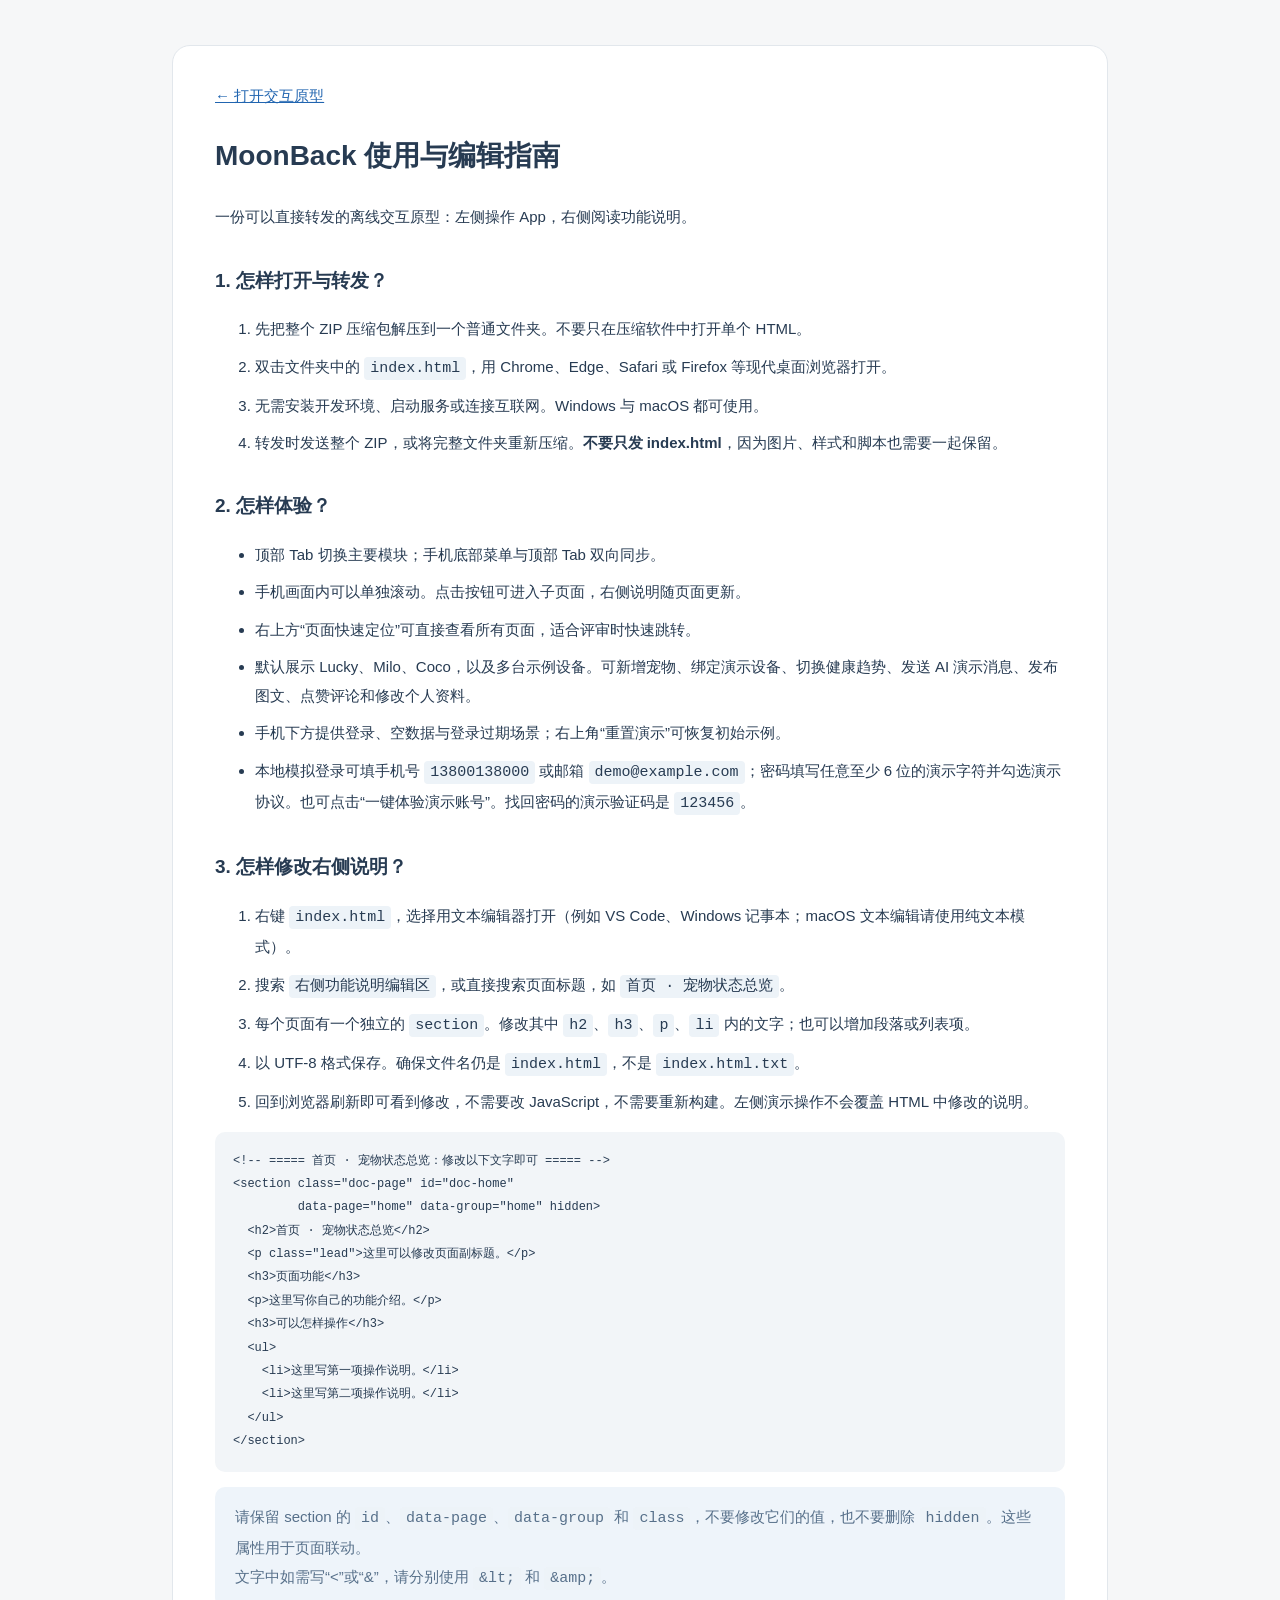
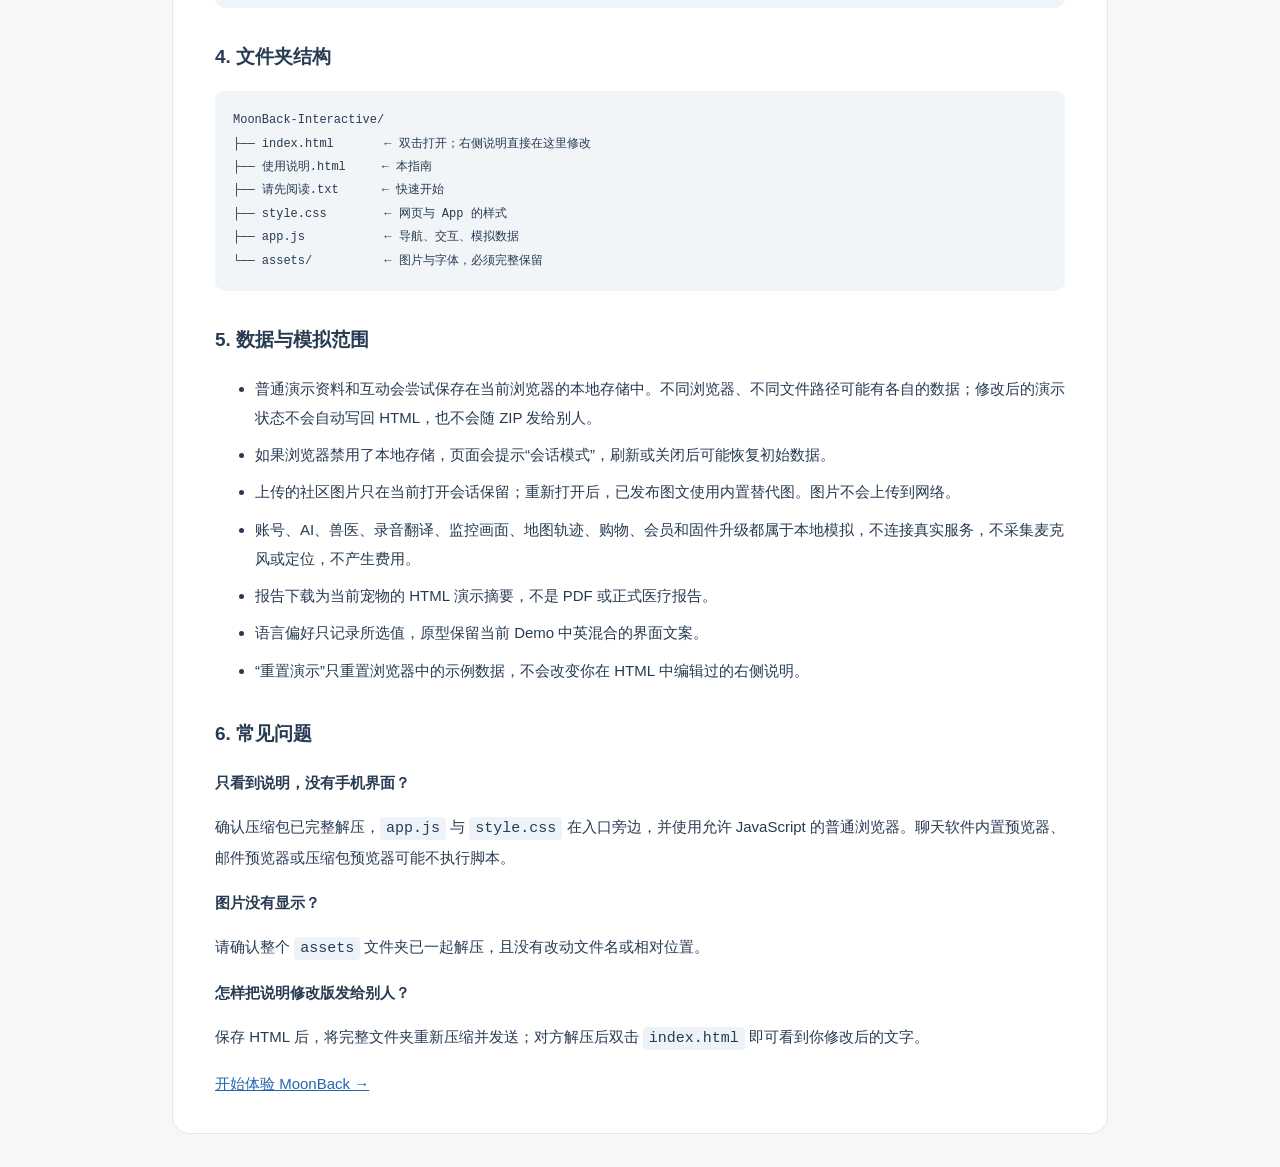
<file: usage-guide.html>
<!doctype html><html lang="zh-CN"><meta charset="utf-8"><meta name="viewport" content="width=device-width,initial-scale=1"><title>MoonBack · 使用与编辑指南</title><style>body{font:15px/1.95 -apple-system,BlinkMacSystemFont,'PingFang SC','Microsoft YaHei',sans-serif;color:#273b52;background:#f6f7f8;margin:0}main{max-width:850px;margin:45px auto;padding:35px 42px;background:white;border:1px solid #e2e7ec;border-radius:18px}h1{font-size:28px}h2{font-size:19px;margin-top:30px}h3{font-size:15px}a{color:#2165b0}code{background:#edf3f8;padding:3px 6px;border-radius:4px}pre{white-space:pre-wrap;padding:18px;background:#f2f5f8;border-radius:10px;font-size:12px}li{margin:8px 0}.note{background:#eef4fa;padding:15px 20px;border-radius:10px;color:#57708a}@media(max-width:600px){main{margin:12px;padding:22px}}</style><main><a href="index.html">← 打开交互原型</a><h1>MoonBack 使用与编辑指南</h1><p>一份可以直接转发的离线交互原型：左侧操作 App，右侧阅读功能说明。</p><h2>1. 怎样打开与转发？</h2><ol><li>先把整个 ZIP 压缩包解压到一个普通文件夹。不要只在压缩软件中打开单个 HTML。</li><li>双击文件夹中的 <code>index.html</code>，用 Chrome、Edge、Safari 或 Firefox 等现代桌面浏览器打开。</li><li>无需安装开发环境、启动服务或连接互联网。Windows 与 macOS 都可使用。</li><li>转发时发送整个 ZIP，或将完整文件夹重新压缩。<strong>不要只发 index.html</strong>，因为图片、样式和脚本也需要一起保留。</li></ol><h2>2. 怎样体验？</h2><ul><li>顶部 Tab 切换主要模块；手机底部菜单与顶部 Tab 双向同步。</li><li>手机画面内可以单独滚动。点击按钮可进入子页面，右侧说明随页面更新。</li><li>右上方“页面快速定位”可直接查看所有页面，适合评审时快速跳转。</li><li>默认展示 Lucky、Milo、Coco，以及多台示例设备。可新增宠物、绑定演示设备、切换健康趋势、发送 AI 演示消息、发布图文、点赞评论和修改个人资料。</li><li>手机下方提供登录、空数据与登录过期场景；右上角“重置演示”可恢复初始示例。</li><li>本地模拟登录可填手机号 <code>13800138000</code> 或邮箱 <code>demo@example.com</code>；密码填写任意至少 6 位的演示字符并勾选演示协议。也可点击“一键体验演示账号”。找回密码的演示验证码是 <code>123456</code>。</li></ul><h2>3. 怎样修改右侧说明？</h2><ol><li>右键 <code>index.html</code>，选择用文本编辑器打开（例如 VS Code、Windows 记事本；macOS 文本编辑请使用纯文本模式）。</li><li>搜索 <code>右侧功能说明编辑区</code>，或直接搜索页面标题，如 <code>首页 · 宠物状态总览</code>。</li><li>每个页面有一个独立的 <code>section</code>。修改其中 <code>h2</code>、<code>h3</code>、<code>p</code>、<code>li</code> 内的文字；也可以增加段落或列表项。</li><li>以 UTF-8 格式保存。确保文件名仍是 <code>index.html</code>，不是 <code>index.html.txt</code>。</li><li>回到浏览器刷新即可看到修改，不需要改 JavaScript，不需要重新构建。左侧演示操作不会覆盖 HTML 中修改的说明。</li></ol><pre>&lt;!-- ===== 首页 · 宠物状态总览：修改以下文字即可 ===== --&gt;
&lt;section class="doc-page" id="doc-home"
         data-page="home" data-group="home" hidden&gt;
  &lt;h2&gt;首页 · 宠物状态总览&lt;/h2&gt;
  &lt;p class="lead"&gt;这里可以修改页面副标题。&lt;/p&gt;
  &lt;h3&gt;页面功能&lt;/h3&gt;
  &lt;p&gt;这里写你自己的功能介绍。&lt;/p&gt;
  &lt;h3&gt;可以怎样操作&lt;/h3&gt;
  &lt;ul&gt;
    &lt;li&gt;这里写第一项操作说明。&lt;/li&gt;
    &lt;li&gt;这里写第二项操作说明。&lt;/li&gt;
  &lt;/ul&gt;
&lt;/section&gt;</pre><p class="note">请保留 section 的 <code>id</code>、<code>data-page</code>、<code>data-group</code> 和 <code>class</code>，不要修改它们的值，也不要删除 <code>hidden</code>。这些属性用于页面联动。<br>文字中如需写“&lt;”或“&amp;”，请分别使用 <code>&amp;lt;</code> 和 <code>&amp;amp;</code>。</p><h2>4. 文件夹结构</h2><pre>MoonBack-Interactive/
├── index.html       ← 双击打开；右侧说明直接在这里修改
├── 使用说明.html     ← 本指南
├── 请先阅读.txt      ← 快速开始
├── style.css        ← 网页与 App 的样式
├── app.js           ← 导航、交互、模拟数据
└── assets/          ← 图片与字体，必须完整保留</pre><h2>5. 数据与模拟范围</h2><ul><li>普通演示资料和互动会尝试保存在当前浏览器的本地存储中。不同浏览器、不同文件路径可能有各自的数据；修改后的演示状态不会自动写回 HTML，也不会随 ZIP 发给别人。</li><li>如果浏览器禁用了本地存储，页面会提示“会话模式”，刷新或关闭后可能恢复初始数据。</li><li>上传的社区图片只在当前打开会话保留；重新打开后，已发布图文使用内置替代图。图片不会上传到网络。</li><li>账号、AI、兽医、录音翻译、监控画面、地图轨迹、购物、会员和固件升级都属于本地模拟，不连接真实服务，不采集麦克风或定位，不产生费用。</li><li>报告下载为当前宠物的 HTML 演示摘要，不是 PDF 或正式医疗报告。</li><li>语言偏好只记录所选值，原型保留当前 Demo 中英混合的界面文案。</li><li>“重置演示”只重置浏览器中的示例数据，不会改变你在 HTML 中编辑过的右侧说明。</li></ul><h2>6. 常见问题</h2><h3>只看到说明，没有手机界面？</h3><p>确认压缩包已完整解压，<code>app.js</code> 与 <code>style.css</code> 在入口旁边，并使用允许 JavaScript 的普通浏览器。聊天软件内置预览器、邮件预览器或压缩包预览器可能不执行脚本。</p><h3>图片没有显示？</h3><p>请确认整个 <code>assets</code> 文件夹已一起解压，且没有改动文件名或相对位置。</p><h3>怎样把说明修改版发给别人？</h3><p>保存 HTML 后，将完整文件夹重新压缩并发送；对方解压后双击 <code>index.html</code> 即可看到你修改后的文字。</p><a href="index.html">开始体验 MoonBack →</a></main></html>
</file>
<file: style.css>
@font-face{font-family:Fraunces;src:url('assets/fraunces.ttf');font-display:swap}@font-face{font-family:Inter;src:url('assets/inter.ttf');font-display:swap}
:root{--blue:#2165b0;--ink:#172537;--muted:#79838f;--line:#e2e6e9;--cream:#f5f3ef;--paper:#fcfcfa;--light:#eef4fa;--green:#4a8c6a;--red:#c95353}*{box-sizing:border-box}body{margin:0;color:var(--ink);background:#f6f7f8;font:14px Inter,-apple-system,BlinkMacSystemFont,'PingFang SC','Microsoft YaHei',sans-serif}button,input,textarea,select{font:inherit}button,a,input,select,textarea{-webkit-tap-highlight-color:transparent}button{cursor:pointer}button:focus-visible,a:focus-visible{outline:3px solid #88b9ed;outline-offset:3px}button{color:inherit}a{color:var(--blue)}svg{vertical-align:middle}.icon{width:22px;height:22px;flex-shrink:0;stroke:currentColor;fill:none;stroke-width:1.8;stroke-linecap:round;stroke-linejoin:round}.topbar{background:#fff;border-bottom:1px solid var(--line);padding:18px 34px 0}.topline{max-width:1360px;margin:auto;display:flex;align-items:center;justify-content:space-between;gap:20px}.brand{display:flex;align-items:center;gap:12px}.brand img{width:64px;height:40px;object-fit:contain}.brand strong{font-size:17px;letter-spacing:.1px}.eyebrow{font-size:10px;letter-spacing:2px;color:var(--muted);text-transform:uppercase;margin:0 0 5px}.version{font-size:11px;color:var(--green);background:#eef6f1;border:1px solid #dcebe1;padding:7px 12px;border-radius:30px;white-space:nowrap}.version:before{content:'';display:inline-block;width:6px;height:6px;background:#63a27b;border-radius:50%;margin-right:7px}.top-actions{display:flex;gap:8px;align-items:center}.tool{border:1px solid var(--line);background:white;border-radius:8px;padding:8px 12px;font-size:12px;display:inline-flex;align-items:center;gap:6px;text-decoration:none}.tool .icon{width:15px;height:15px}.tabs{max-width:1360px;margin:20px auto 0;display:flex;flex-wrap:wrap;gap:8px 27px;overflow:visible}.tab{border:0;border-bottom:3px solid transparent;background:none;display:flex;align-items:center;gap:7px;white-space:nowrap;padding:12px 2px 15px;color:var(--muted);font-size:13px}.tab .icon{width:18px;height:18px}.tab.active{color:var(--blue);border-color:var(--blue);font-weight:650}.workspace{max-width:1210px;margin:27px auto 45px;padding:0 28px}.intro{display:flex;align-items:center;justify-content:space-between;gap:16px;margin-bottom:23px}.intro h1{font-size:23px;letter-spacing:-.7px;font-weight:600;margin:0 0 8px}.intro p{margin:0;color:var(--muted);font-size:12px;line-height:1.8}.overview-select{max-width:240px;padding:10px 12px;border:1px solid var(--line);border-radius:8px;background:#fff;color:#52606e;font-size:12px}.columns{display:grid;grid-template-columns:440px minmax(0,1fr);gap:52px;align-items:start}.preview{position:sticky;top:20px}.preview-meta{display:flex;align-items:center;justify-content:space-between;padding:0 20px 12px;color:var(--muted);font-size:10px;letter-spacing:1px}.preview-meta span:last-child{letter-spacing:0;color:var(--green)}.phone{width:395px;margin:0 auto;border-radius:43px;background:#1c232c;padding:9px;box-shadow:0 24px 50px -22px #182c4050,0 0 0 1px #000}.screen{height:auto;aspect-ratio:1206 / 2622;min-height:0;border-radius:35px;background:var(--paper);overflow:hidden;display:flex;flex-direction:column;position:relative}.statusbar{height:36px;flex-shrink:0;display:flex;align-items:center;justify-content:space-between;padding:10px 23px 5px;font-size:11px;font-weight:700;color:#182333}.status-icons{display:flex;gap:5px;align-items:center}.status-icons .icon{width:14px;height:14px}.island{background:#1c232c;width:86px;height:22px;border-radius:18px;position:absolute;top:6px;left:50%;transform:translateX(-50%)}.app-header{display:flex;align-items:center;gap:10px;min-height:57px;padding:7px 17px 12px;flex-shrink:0}.app-header h2{font:600 21px Fraunces,Georgia,serif;margin:0;flex:1;letter-spacing:-.4px}.app-logo{width:74px;height:43px;object-fit:contain}.app-header .spacer{flex:1}.icon-btn{border:0;background:none;min-width:32px;height:34px;padding:5px;display:inline-flex;align-items:center;justify-content:center;position:relative;border-radius:9px}.icon-btn:hover{background:#eaf0f5}.notif-dot{display:none;position:absolute;top:3px;right:3px;width:9px;height:9px;background:var(--red);border:2px solid var(--paper);border-radius:50%}.icon-btn.has-unread .notif-dot{display:block}.dot:after{content:'';width:6px;height:6px;background:#db6b65;border-radius:50%;position:absolute;right:5px;top:5px}.app-content{flex:1;min-height:0;overflow:auto;overscroll-behavior:contain;scrollbar-width:thin;scrollbar-color:#d5dce3 transparent;padding:0 15px 20px;position:relative}.bottom-nav{display:flex;justify-content:space-around;background:#ffffffed;border-top:1px solid #edf0f2;padding:9px 4px 5px;flex-shrink:0;min-height:59px}.bottom-nav button{width:20%;border:0;background:none;color:#9ba2a6;display:flex;flex-direction:column;align-items:center;gap:4px;font-size:10px}.bottom-nav .icon{width:23px;height:23px}.bottom-nav button.active{color:var(--blue);font-weight:600}.home-indicator{height:15px;background:#fff;flex-shrink:0;display:flex;align-items:center;justify-content:center}.home-indicator:before{content:'';width:110px;height:4px;background:#1c232c;border-radius:9px}.preview-foot{font-size:11px;color:var(--muted);text-align:center;line-height:1.8;margin:15px 0 0}.scenario-tools{display:flex;gap:6px;justify-content:center;margin-top:12px}.scenario-tools .tool{padding:6px 9px;font-size:10px}.docs{padding-top:2px;min-width:0}.doc-breadcrumb{font-size:11px;color:var(--muted);margin-bottom:24px;display:flex;align-items:center;gap:8px}.doc-breadcrumb .pill{color:var(--blue);background:#e9f1fa;padding:5px 8px;border-radius:4px;font-size:10px}.doc-page[hidden]{display:none!important}.doc-page h2{font-size:29px;font-weight:600;letter-spacing:-1px;line-height:1.35;margin:0 0 12px}.doc-page .lead{font-size:14px;line-height:1.95;color:#6c7885;margin-bottom:26px}.doc-page h3{font-size:13px;display:flex;align-items:center;gap:9px;margin:25px 0 12px}.doc-page h3:before{content:'';width:3px;height:13px;background:var(--blue);border-radius:2px}.doc-page p,.doc-page li{font-size:13px;line-height:1.95;color:#5d6a78}.doc-page ul{padding-left:18px;margin:0}.doc-page li{margin:7px 0}.doc-page li strong{color:#273b52;font-weight:600}.doc-page .callout{background:#edf3f8;border:1px solid #dee8f0;border-radius:10px;padding:15px 18px;margin-top:24px}.doc-page .callout p{margin:0;color:#56728f;font-size:12px}.doc-divider{border:0;border-top:1px solid var(--line);margin:28px 0 20px}.edit-note{background:white;border:1px dashed #cbd5df;padding:15px 18px;border-radius:10px;font-size:12px;line-height:1.9;color:#778493}.edit-note strong{color:#516779}.edit-note code{background:#f1f4f7;padding:2px 5px;border-radius:4px;color:#4f667e;font-size:11px}.global-footer{text-align:center;color:#9ca4ae;font-size:10px;letter-spacing:1px;padding:15px 20px 30px}.pets{display:flex;gap:10px;overflow:auto;padding:4px 5px 17px;margin:0 -5px;scrollbar-width:none}.pet-chip{border:0;background:none;min-width:54px;padding:0;color:var(--ink);font-size:11px;display:flex;align-items:center;gap:6px;flex-direction:column}.pet-chip img,.pet-chip .pet-symbol{width:48px;height:48px;border-radius:50%;object-fit:cover;outline:2px solid transparent;outline-offset:3px}.pet-avatar{position:relative;display:inline-flex}.pet-warn{position:absolute;top:-3px;right:-3px;width:18px;height:18px;background:var(--red);color:#fff;border:2px solid var(--paper);border-radius:50%;display:inline-flex;align-items:center;justify-content:center;font-size:11px;font-weight:700;line-height:1;box-shadow:0 1px 2px rgba(0,0,0,.18)}.anomaly-banner{display:flex;align-items:center;gap:10px;background:#fdecec;border:1px solid #f3c4c4;color:#b23b3b;border-radius:14px;padding:11px 14px;margin:2px 0 14px}.anomaly-banner .icon{width:22px;height:22px;color:#c95353;flex-shrink:0}.anomaly-banner .grow{display:flex;flex-direction:column;line-height:1.3;min-width:0}.anomaly-banner b{font-size:14px}.anomaly-banner small{font-size:11px;color:#c07070;margin-top:3px}.anomaly-banner .anomaly-val{margin-left:auto;font-weight:700;font-size:14px;background:#c95353;color:#fff;padding:5px 10px;border-radius:9px;white-space:nowrap}.metric.warn{background:#fdecec}.metric .badge.warn{background:#c95353;color:#fff}.pet-chip .pet-symbol{display:flex;align-items:center;justify-content:center;background:#edf3f9;color:var(--blue)}.pet-chip.active{color:var(--blue);font-weight:600}.pet-chip.active img,.pet-chip.active .pet-symbol{outline-color:var(--blue)}.hero{position:relative;border-radius:20px;overflow:hidden;min-height:258px;padding:20px;background:#f0ebe4}.hero-photo{position:absolute;inset:0;width:100%;height:100%;object-fit:cover}.hero-shade{position:absolute;inset:0;background:linear-gradient(90deg,#f5f1ebe8 0%,#f5f1ebc0 37%,#f5f1eb00 85%)}.hero-body{position:relative;z-index:1}.hero h3{font:600 27px/1.18 Fraunces,Georgia,serif;max-width:230px;margin:0 0 10px;letter-spacing:-.7px}.badge{display:inline-flex;gap:5px;align-items:center;font-size:10px;padding:5px 8px;border-radius:20px;background:#eef5ef;color:var(--green)}.badge.warn{background:#c95353;color:#fff}.badge.offline{background:#f5eded;color:var(--red)}.hero .badge{background:#fff;color:var(--blue);font-size:12px;padding:8px 12px}.hero-metrics{display:flex;gap:8px;margin-top:27px}.hero-metrics button{border:0;text-align:left;background:#ffffffed;border-radius:13px;padding:11px 13px;font-size:11px;color:var(--blue);min-width:105px}.hero-metrics b{display:block;font-size:15px;color:#192c40;margin-top:4px}.insight{display:flex;align-items:center;gap:8px;margin-top:12px;background:#ffffffed;border:0;border-radius:13px;padding:11px;width:100%;text-align:left;font-size:11px;color:var(--blue);line-height:1.5}.section-heading{display:flex;align-items:center;justify-content:space-between;margin:22px 0 13px}.section-heading h3{font:600 21px Fraunces,Georgia,serif;margin:0;letter-spacing:-.5px}.text-btn{border:0;background:none;color:var(--blue);padding:3px;font-size:11px;text-decoration:none}.quick-grid{display:grid;grid-template-columns:repeat(4,1fr);gap:9px}.quick{border:0;background:none;padding:0;font-size:10px;line-height:1.4;display:flex;align-items:center;flex-direction:column;gap:9px;text-align:center}.quick-bubble{width:52px;height:52px;border-radius:50%;background:#e7edf8;display:flex;align-items:center;justify-content:center}.quick-bubble img{width:100%;height:100%;object-fit:contain}.quick-bubble .icon{width:25px;height:25px;color:var(--blue)}.card{background:#fff;border:1px solid #eceef0;border-radius:15px;padding:15px;margin:10px 0}.card.soft{background:var(--cream);border:0}.device-card{display:flex;align-items:center;gap:12px;width:100%;text-align:left;border:0;border-radius:17px;padding:13px;background:#f2f0eb;margin:9px 0}.device-card img{width:64px;height:64px;border-radius:12px;object-fit:cover;background:white}.device-card .info{flex:1;min-width:0}.device-card b{display:block;font-size:13px;margin-bottom:7px}.device-card small{font-size:10px;color:var(--muted)}.device-card .icon{width:17px;color:var(--blue)}.muted{color:var(--muted);font-size:11px;line-height:1.7}.row{display:flex;align-items:center;gap:10px}.row.between{justify-content:space-between}.avatar{width:40px;height:40px;border-radius:50%;object-fit:cover}.avatar.lg{width:66px;height:66px}.grow{flex:1;min-width:0}.serif{font-family:Fraunces,Georgia,serif}.small-title{font-size:13px;font-weight:600;margin:0 0 5px}.primary,.secondary,.danger{width:100%;border:0;border-radius:10px;padding:12px 13px;font-size:12px;margin-top:12px;display:flex;align-items:center;justify-content:center;gap:7px;text-decoration:none}.primary{background:var(--blue);color:#fff}.secondary{background:#edf3fa;color:var(--blue);border:1px solid #dae6f2}.danger{background:#f9eeee;color:var(--red)}.primary:hover{background:#19558f}.inline-btn{width:auto;margin:0;padding:7px 11px;font-size:10px}.segments{display:flex;background:#f0f1f2;border-radius:9px;padding:3px;gap:3px;margin:14px 0}.segments button{flex:1;background:none;border:0;border-radius:7px;padding:8px 5px;font-size:11px;color:var(--muted)}.segments button.active{background:white;color:var(--blue);box-shadow:0 2px 5px #14293b0b}.field{display:block;margin:14px 0 0;font-size:11px;font-weight:500;color:#526173}.field input,.field select,.field textarea{display:block;width:100%;margin-top:7px;border:1px solid #dde3e9;border-radius:9px;padding:11px 12px;background:#fff;color:#25354a;min-width:0}.field textarea{min-height:90px;resize:vertical}.field input:focus,.field textarea:focus,.field select:focus{outline:2px solid #a4c6e8;outline-offset:1px}.field small{font-size:10px;color:var(--muted);display:block;margin-top:5px}.field input[type=checkbox]{display:inline;width:auto;margin:0}.checkbox{font-size:11px;display:flex;align-items:flex-start;gap:7px;margin-top:16px;line-height:1.7}.form-error{font-size:11px;line-height:1.7;color:var(--red);margin:10px 0 0}.form-error:empty{display:none}.empty{text-align:center;padding:36px 18px;color:var(--muted);font-size:12px;line-height:1.9}.empty .icon{width:38px;height:38px;color:#a0b6c9;margin-bottom:10px}.empty strong{display:block;color:#526579;font-size:15px;margin:6px 0}.list-row{display:flex;align-items:center;gap:11px;text-align:left;border:0;border-bottom:1px solid #eef0f2;background:none;padding:14px 3px;width:100%;font-size:12px}.list-row:last-child{border-bottom:0}.list-row>.icon{width:18px;color:#6e8baa}.list-row .chevron{width:15px;color:#9ca9b5;margin-left:auto}.list-row small{color:var(--muted);font-size:10px}.metric-grid{display:grid;grid-template-columns:repeat(2,1fr);gap:9px}.metric{background:#f2f3ef;border:0;border-radius:12px;padding:13px;text-align:left;min-width:0}.metric .label{font-size:10px;color:#7c8691}.metric b{display:block;font-size:23px;font-weight:550;margin:8px 0 5px}.metric b small{font-size:11px;font-weight:400}.metric .badge{font-size:9px}.chart{width:100%;height:125px;display:block;margin-top:8px}.chart-labels{display:flex;justify-content:space-between;font-size:9px;color:#8d98a4;margin:0 4px}.health-pet{background:#f0eee8;display:flex;align-items:center;gap:12px;padding:12px;border-radius:14px;margin-bottom:14px}.health-pet h3{font:600 23px Fraunces,Georgia,serif;margin:0 0 6px}.health-pet img{width:65px;height:65px;object-fit:cover;border-radius:50%}.health-pet select{background:none;border:0;color:var(--blue);max-width:90px;font-size:11px}.health-pet .grow select{font:600 23px Fraunces,Georgia,serif;max-width:155px;color:var(--ink);width:100%}.stat-row{display:flex;justify-content:space-around;text-align:center;margin:15px 0}.stat-row b{display:block;font-size:20px;margin-bottom:5px}.stat-row small{color:var(--muted);font-size:10px}.stat-row button{background:none;border:0;padding:4px}.feed-post{margin:14px -15px 20px;border-bottom:1px solid var(--line);padding-bottom:16px}.post-head{padding:0 15px 11px;display:flex;align-items:center;gap:9px}.post-head button{border:0;background:none;text-align:left;padding:0}.post-head strong{font-size:11px}.post-head small{display:block;color:var(--muted);font-size:9px;margin-top:3px}.post-photo{width:100%;height:270px;object-fit:cover;display:block;border:0;padding:0;background:#eee}.post-actions{display:flex;padding:9px 14px 4px;gap:9px}.post-actions button{border:0;background:none;padding:3px;color:#526373}.post-actions .liked{color:#d96574}.post-actions .saved{color:var(--blue)}.post-actions .liked .icon,.post-actions .saved .icon{fill:currentColor;fill-opacity:.15}.post-copy{font-size:11px;line-height:1.8;padding:0 16px}.post-copy p{margin:5px 0}.post-copy .text-btn{font-size:11px}.post-grid{display:grid;grid-template-columns:repeat(3,1fr);gap:3px;margin-top:14px;align-items:start}.post-grid button{position:relative;display:block;width:100%;border:0;background:#eee;padding:0;aspect-ratio:1;overflow:hidden;border-radius:8px}.post-grid img{position:absolute;inset:0;width:100%;height:100%;object-fit:cover}.chat-pet{padding:8px 12px;background:#eaf1f7;border-radius:10px;display:flex;align-items:center;gap:8px;font-size:11px;margin-bottom:13px}.chat-pet select{border:0;background:none;color:var(--blue);font-size:11px;flex:1}.chat-messages{display:flex;flex-direction:column;gap:13px;min-height:220px}.bubble{max-width:90%;padding:12px 14px;background:#f0f2f3;border-radius:14px 14px 14px 3px;font-size:12px;line-height:1.8;white-space:pre-wrap;overflow-wrap:anywhere;align-self:flex-start}.bubble.user{align-self:flex-end;background:#e3eef9;color:#1e5588;border-radius:14px 14px 3px 14px}.bubble.system{max-width:100%;align-self:center;font-size:10px;background:none;color:var(--muted);padding:0}.chat-compose{display:flex;gap:8px;position:sticky;bottom:-20px;background:var(--paper);padding:14px 0 6px;margin-top:16px;align-items:center}.chat-compose input{min-width:0;flex:1;border:1px solid #e2e5e8;border-radius:25px;padding:12px 15px;background:white;font-size:11px}.chat-compose button{border:0;background:var(--blue);color:white;width:39px;height:39px;border-radius:50%;flex-shrink:0}.suggestions{display:flex;flex-wrap:wrap;gap:6px;margin:10px 0}.suggestions button{background:#fff;border:1px solid #dce5ee;border-radius:20px;color:var(--blue);font-size:10px;padding:7px 10px}.live{position:relative;margin:0 -15px;background:#162436;min-height:210px;overflow:hidden}.live img{width:100%;height:225px;object-fit:cover;display:block}.live .live-label{position:absolute;left:14px;top:13px;font-size:9px;background:#111b;color:white;padding:5px 8px;border-radius:4px}.live .live-bottom{position:absolute;bottom:10px;left:12px;color:white;font-size:11px;text-shadow:0 1px 4px #000}.live.offline img{filter:brightness(.35)}.live.offline:after{content:'设备离线 · 请先恢复连接';position:absolute;inset:0;display:flex;align-items:center;justify-content:center;color:white;font-size:12px}.live.overlay:before{content:'Milo · Cat 98%';position:absolute;z-index:2;top:60px;left:120px;width:100px;height:100px;border:2px solid #a4e8a0;color:#204e30;background:#d5ffd328;font-size:9px;padding:5px}.live-controls{display:grid;grid-template-columns:repeat(3,1fr);gap:6px;margin:14px 0}.live-controls button{border:0;border-radius:12px;background:#edf2f8;color:var(--blue);padding:12px 4px;display:flex;align-items:center;gap:7px;flex-direction:column;font-size:10px}.live-controls button.active{background:var(--blue);color:#fff}.map{height:250px;background:#e7efdf;position:relative;overflow:hidden;border-radius:14px;margin:14px 0;background-image:linear-gradient(30deg,transparent 38%,#fff9 38%,#fff9 43%,transparent 43%),linear-gradient(100deg,transparent 52%,#fff9 52%,#fff9 58%,transparent 58%)}.map:before{content:'MOONBACK PARK';position:absolute;left:20px;top:20px;font-size:10px;color:#8ca389;letter-spacing:3px}.map .river{position:absolute;left:70%;top:0;width:25px;height:130%;background:#b9d9e6;transform:rotate(20deg)}.map .zone{position:absolute;top:50%;left:50%;transform:translate(-50%,-50%);width:150px;height:150px;border:2px dashed var(--blue);border-radius:50%;background:#2165b01a}.map .pin{position:absolute;top:48%;left:48%;width:25px;height:25px;border:4px solid #fff;background:var(--blue);border-radius:50%;box-shadow:0 2px 7px #0003}.map .trail{position:absolute;inset:50px 50px;border:3px dashed #558cbe;border-radius:30% 60% 25% 45%;transform:rotate(-15deg)}.record-button{margin:25px auto;display:flex;width:86px;height:86px;border-radius:50%;border:9px solid #e7eef7;background:var(--blue);color:white;align-items:center;justify-content:center}.record-button.recording{background:#d06464;animation:pulse 1.2s infinite}.record-button .icon{width:30px;height:30px}.center{text-align:center}.progress{height:7px;background:#e6eaf0;border-radius:10px;overflow:hidden;margin:12px 0}.progress span{display:block;height:100%;background:var(--blue);transition:width .4s}.report{width:100%;display:block;border:1px solid #eee;border-radius:8px;margin-top:15px}.toast{position:absolute;bottom:81px;left:50%;transform:translateX(-50%);max-width:91%;width:max-content;background:#263447ef;color:white;padding:10px 15px;border-radius:12px;font-size:11px;line-height:1.7;z-index:20;box-shadow:0 6px 15px #0002;pointer-events:none}.modal-layer{position:absolute;inset:36px 0 15px;background:#14253766;z-index:30;display:flex;align-items:center;justify-content:center;padding:24px}.modal-layer[hidden]{display:none}.modal{background:white;padding:23px;border-radius:19px;width:100%;box-shadow:0 10px 40px #0002;max-height:95%;overflow:auto}.modal h3{font-size:17px;margin:0 0 13px}.modal p{font-size:12px;line-height:1.9;color:#6d7a87;white-space:pre-wrap;overflow-wrap:anywhere}.modal .row button{flex:1}.auth-logo{width:70px;height:70px;border-radius:50%;background:var(--blue);color:white;display:grid;place-items:center;font-size:22px;font-weight:650;margin:27px auto 12px}.auth-title{font:600 26px Fraunces,Georgia,serif;margin:0 0 8px}.auth-form{padding:0 10px}.setting-group{background:white;border:1px solid #edf0f2;border-radius:14px;padding:0 12px;margin:12px 0}.tag{display:inline-flex;color:var(--blue);background:#edf3fa;padding:4px 7px;border-radius:5px;font-size:9px;margin:2px}.check-stat{padding:10px;background:#edf4fa;font-size:10px;color:#4c779e;border-radius:8px;margin-top:10px}.upload-preview{display:flex;gap:6px;overflow:auto;margin-top:10px}.upload-preview img{width:76px;height:76px;object-fit:cover;border-radius:8px}
  .publish-form{background:#fff;border:1px solid #dde3e9;border-radius:15px;padding:14px 12px 20px;margin:10px 0}
.publish-head{display:flex;align-items:center;justify-content:space-between;gap:10px;padding:6px 4px 12px}
.publish-title{font:600 17px Fraunces,Georgia,serif;color:#172537;margin:0;letter-spacing:-.4px}
.publish-submit{background:var(--blue);color:#fff;border-radius:22px;padding:6px 16px;font-size:12px;font-weight:600;border:0}
.publish-submit:hover{background:#19558f}
.publish-body{color:#172537}
.publish-body .field{color:#526173;margin:12px 0 0}
.publish-body .field input,.publish-body .field textarea{background:#fff;border:1px solid #dde3e9;border-radius:9px;padding:11px 12px;color:#25354a}
.publish-body .field input:focus,.publish-body .field textarea:focus{outline:2px solid #a4c6e8;outline-offset:1px}
.publish-body .field small{color:var(--muted);display:block;margin-top:5px}
.char-count{display:inline-block;margin-left:8px;font-size:11px;color:var(--muted)}
.photo-section{margin-top:12px}
.photo-plus{width:88px;height:88px;border:2px dashed var(--blue);border-radius:14px;background:#fff;color:var(--blue);display:flex;flex-direction:column;align-items:center;justify-content:center;gap:7px;font-size:11px}
.photo-plus .icon{width:26px;height:26px;color:var(--blue)}
.photo-plus:hover{border-color:#19558f;background:#f0f5fa}
.photo-grid{display:flex;gap:8px;overflow:auto;margin-top:10px;padding-bottom:4px}
.photo-wrap{position:relative;width:76px;height:76px;border-radius:10px;overflow:hidden;background:#f2f3ef;flex-shrink:0}
.photo-wrap img{width:100%;height:100%;object-fit:cover;display:block}
.photo-del{position:absolute;top:6px;right:6px;width:20px;height:20px;border-radius:50%;background:#fff;color:#172537;border:1px solid #dde3e9;display:flex;align-items:center;justify-content:center;font-size:11px;line-height:1}
.photo-del .icon{width:12px;height:12px}
.photo-cap{color:var(--muted);font-size:10px;margin-top:6px;display:block}
.topic-section{margin-top:14px;position:relative}
.topic-btn{width:100%;height:44px;border:1px solid #dde3e9;border-radius:10px;background:#fff;color:#172537;font-size:13px;font-weight:600;display:flex;align-items:center;justify-content:space-between;padding:0 14px;text-align:left}
.topic-btn:hover{border-color:var(--blue)}
.topic-btn::after{content:'';position:absolute;right:15px;top:50%;margin-top:-2px;border:5px solid transparent;border-top-color:#8b9299}
.topic-list{display:none;position:absolute;top:calc(100% + 4px);left:0;right:0;background:#fff;border:1px solid #dde3e9;border-radius:10px;box-shadow:0 8px 24px rgba(0,0,0,.08);z-index:5;padding:8px 0;overflow:auto;max-height:220px}
.topic-list[style*="display:block"]{display:block}
.topic-item{width:100%;height:40px;border:0;background:none;color:#172537;font-size:13px;padding:0 16px;text-align:left;cursor:pointer}
.topic-item:hover{background:#f0f5fa;color:var(--blue)}
.topic-item:active{background:#e3eef9}
.topic-hash{margin-right:8px;color:#79838f}
.publish-topic{margin-top:16px;padding-top:12px;border-top:1px solid #e2e6e9;color:#79838f;font-size:11px;text-align:center}

.card h4{font-size:13px;margin:0 0 10px}.story{position:relative}.story img{width:100%;height:410px;object-fit:cover;border-radius:14px}.story .story-name{position:absolute;left:14px;top:15px;color:white;text-shadow:0 2px 4px #000;font-size:13px}.auth-note{font-size:10px;line-height:1.8;color:var(--muted);padding:10px;background:#f1f5f8;border-radius:9px}.toggle{width:36px;height:21px;appearance:none;background:#d0d7df;border-radius:20px;position:relative;cursor:pointer;flex-shrink:0}.toggle:before{content:'';position:absolute;left:3px;top:3px;width:15px;height:15px;border-radius:50%;background:white;transition:left .2s}.toggle:checked{background:var(--blue)}.toggle:checked:before{left:18px}.scroll-hint{font-size:9px;color:#a1aab4;text-align:center;margin:14px 0 0}.comparison{font-size:10px;color:#718299;margin:9px 0}.file-help{font-size:11px;color:#75879b;line-height:1.8}.hidden{display:none!important}@keyframes pulse{50%{box-shadow:0 0 0 10px #d064641c}}@media(min-width:1500px){.workspace{margin-top:35px}.columns{gap:65px}}@media(max-width:1050px){.columns{grid-template-columns:405px minmax(0,1fr);gap:24px}.workspace{padding:0 22px}.topbar{padding-left:22px;padding-right:22px}.tabs{column-gap:22px}.doc-page h2{font-size:25px}.top-actions .version{display:none}}@media(max-width:800px){.columns{grid-template-columns:1fr;gap:30px}.preview{position:static}.docs{max-width:560px;margin:0 auto;width:100%}.intro{align-items:flex-start}.intro h1{font-size:19px}.intro p{max-width:320px}.overview-select{max-width:145px}.top-actions .tool span{display:none}.topbar{padding:13px 16px 0}.brand strong{font-size:14px}.tabs{column-gap:22px;margin-top:12px}.workspace{padding:0 18px;margin-top:20px}.phone{max-width:100%;width:395px}.preview-meta{max-width:395px;margin:auto}.edit-note{margin-bottom:10px}}@media(max-width:420px){.workspace{padding:0 10px}.phone{border-radius:36px;padding:7px}.screen{border-radius:29px}.intro p{font-size:11px}.overview-select{max-width:125px}.brand img{width:50px}.brand{gap:7px}.top-actions{gap:4px}.hero h3{font-size:25px}.topline{gap:5px}.tool{padding:7px}.tabs{column-gap:20px}}
/* 手机屏幕按 iPhone 18 Pro 的 1206:2622 比例显示；窄窗口按宽度等比缩小，内容在屏幕内独立滚动。 */

/* ===== Sign-in v2 (2026-11-15) ===== */
.lg{padding:2px 4px 6px}
.lg-hero{text-align:center;padding:16px 0 14px}
.lg-logo{width:126px;height:auto;display:block;margin:0 auto 10px}
.lg-title{font:600 24px Fraunces,Georgia,serif;margin:0;letter-spacing:-.5px}
.lg-social{display:flex;flex-direction:column;gap:9px}
.lg-sbtn{position:relative;width:100%;height:46px;border:1px solid var(--line);border-radius:12px;background:#fff;color:var(--ink);font-size:13px;font-weight:600;display:flex;align-items:center;justify-content:center}
.lg-sbtn:hover{background:#f7fafc;border-color:#c9d7e5}
.lg-ico{position:absolute;left:14px;top:50%;transform:translateY(-50%);width:20px;height:20px}
.lg-ico-apple{width:19px;height:21px}
.lg-or{display:flex;align-items:center;gap:10px;margin:15px 0 12px;color:var(--muted);font-size:11px}
.lg-or i{flex:1;height:1px;background:var(--line)}
.lg-head{display:flex;align-items:center;justify-content:space-between;padding:0 1px}
.lg-label{font-size:12px;font-weight:650;color:var(--ink)}
.lg-tag{font-size:9px;color:#2165b0;background:var(--light);border-radius:5px;padding:3px 7px;letter-spacing:.2px}
.lg-tag-weak{color:#9a6b3f;background:#fbf1e3}
.lg-form{margin-top:2px}
.lg-field{display:block;font-size:11px;font-weight:500;color:#526173;margin-top:10px}
.lg-input-wrap{position:relative;display:block;margin-top:6px}
.lg-field input{display:block;width:100%;height:42px;border:1px solid #dde3e9;border-radius:10px;padding:0 12px;background:#fff;color:#25354a;font-size:13px;min-width:0}
.lg-field input:focus{outline:2px solid #a4c6e8;outline-offset:1px}
.lg-input-wrap.has-prefix input{padding-left:46px}
.lg-prefix{position:absolute;left:12px;top:50%;transform:translateY(-50%);font-size:13px;color:#526173;border-right:1px solid var(--line);padding-right:8px}
.lg-code-row{display:flex;align-items:flex-end;gap:8px}
.lg-grow{flex:1;min-width:0}
.lg-send{flex-shrink:0;height:42px;padding:0 13px;border:0;border-radius:10px;background:var(--light);color:var(--blue);font-size:12px;font-weight:600}
.lg-send:disabled{color:var(--muted);background:#f1f3f5}
.lg-submit{margin-top:14px;height:46px;font-size:14px;border-radius:12px}
.lg-alt{display:flex;align-items:center;justify-content:center;gap:8px;margin-top:14px}
.lg-switch{font-size:11.5px;font-weight:500}
.lg-nr{font-size:9px;color:#9a6b3f;background:#fbf1e3;border-radius:5px;padding:3px 6px}
.lg-agree{display:flex;align-items:flex-start;gap:9px;margin-top:17px;padding:10px;border:1px solid transparent;border-radius:10px;font-size:11px;line-height:1.65;color:#526173}
.lg-agree input{width:16px;height:16px;flex-shrink:0;margin:1px 0 0;accent-color:var(--blue)}
.lg-agree span{cursor:pointer}
.lg-link{border:0;background:none;padding:0;color:var(--blue);font-size:inherit;text-decoration:underline}
.lg-agree.lg-warn{border-color:var(--red);background:#fff5f5;animation:lgShake .3s ease}
@keyframes lgShake{0%,100%{transform:translateX(0)}25%{transform:translateX(-4px)}75%{transform:translateX(4px)}}
.lg-note{font-size:9.5px;color:var(--muted);text-align:center;line-height:1.6;margin:12px 0 0}
.lg-doc h2{font:600 22px Fraunces,Georgia,serif;margin:6px 0 8px}
.app-header:empty{display:none}
.lg-doc .card{margin:10px 0}

/* ===== moved demo notes (2026-11-15) ===== */
.from-phone{margin:6px 0 0;color:#6b7784}
.preview-foot{display:none}
.demo-banner{margin:14px 0 0;padding:10px 13px;border:1px solid var(--line);border-radius:10px;background:#fff;font-size:13px;line-height:1.7;color:var(--muted)}
.demo-banner strong{display:block;color:var(--ink);font-size:13px;margin-bottom:2px}
.demo-banner span{display:block}

/* ===== Home hero v2 + add-device dialog (2026-11-15) ===== */
.hero-v2{position:relative;background:#f5f1eb;border-radius:20px;padding:16px 16px 14px;min-height:246px;overflow:hidden}
.hero-v2 .hero-photo,.hero-v2 .hero-shade{display:none}
.hero-v2 .hero-left{position:relative;z-index:1;width:59%}
.hero-v2 h3{font:600 23px/1.18 Fraunces,Georgia,serif;max-width:none;margin:0 0 10px;letter-spacing:-.6px}
.hero-v2 .badge{background:#fff;color:var(--blue);font-size:11px;padding:6px 10px}
.hero-v2 .hero-pet-photo{position:absolute;right:16px;top:34px;width:37%;height:118px;border-radius:14px;overflow:hidden;background:#fff;box-shadow:0 3px 12px #1c2a3a12}
.hero-v2 .hero-pet-photo img{width:100%;height:100%;object-fit:cover;display:block}
.hero-v2 .hero-metrics{display:flex;gap:7px;margin-top:15px;width:100%}
.hero-v2 .hero-metrics button{min-width:0;flex:1;padding:9px 9px;font-size:10px;border-radius:12px}
.hero-v2 .hero-metrics b{font-size:13px;margin-top:3px}
.hero-v2 .insight{position:relative;z-index:1;margin-top:14px;background:#fff;border-radius:13px;padding:10px 12px;font-size:11px}
.home-section h3::before{content:'';display:inline-block;width:4px;height:18px;background:var(--blue);border-radius:2px;margin-right:9px;vertical-align:-3px}
.quick-bubble{width:54px;height:54px}
.quick-bubble img{width:27px;height:27px;object-fit:contain;filter:brightness(0) invert(1)}
.quick:nth-child(1) .quick-bubble{background:#c4b5e0}
.quick:nth-child(2) .quick-bubble{background:#6b7fc7}
.quick:nth-child(3) .quick-bubble{background:#f2a33c}
.quick:nth-child(4) .quick-bubble{background:#ef5c72}
.focus-card{display:flex;align-items:center;gap:10px;width:100%;text-align:left;border:1px solid #eceef0;background:#fff;border-radius:14px;padding:12px 13px;font-size:12px;color:#31445a;margin:0 0 4px}
.focus-dot{width:18px;height:18px;flex-shrink:0;border-radius:50%;background:#f2a33c;color:#fff;display:grid;place-items:center;font-size:11px;font-weight:700}
.focus-card .icon{width:16px;height:16px;margin-left:auto;color:var(--blue)}
.modal p:empty{display:none}
.dev-pick{margin:2px 0 4px}
.dev-opt{display:flex;align-items:center;gap:11px;width:100%;border:0;border-radius:12px;background:var(--cream);padding:11px 12px;margin:0 0 9px;text-align:left}
.dev-opt.selected{background:#e8f1fc}
.dev-ic{width:38px;height:38px;flex-shrink:0;border-radius:50%;display:grid;place-items:center}
.dev-ic .icon{width:21px;height:21px;color:#fff;stroke-width:2}
.dev-name{flex:1;font-size:13px;font-weight:600;color:var(--ink);line-height:1.3}
.dev-name small{display:block;font-size:10px;font-weight:400;color:var(--muted);margin-top:2px}
.dev-check{width:18px;height:18px;flex-shrink:0;border:2px solid #b9c6d4;border-radius:4px;display:grid;place-items:center;font-size:12px;color:#fff}
.dev-opt.selected .dev-check{background:var(--blue);border-color:var(--blue)}
.dev-spec{max-height:300px;overflow:auto;margin:2px 0 4px;padding-right:3px}
.dev-spec-group{margin:9px 0}
.dev-spec-group h4{font-size:10px;letter-spacing:.5px;text-transform:uppercase;color:var(--blue);margin:0 0 4px}
.dev-spec-row{display:flex;justify-content:space-between;gap:9px;padding:5px 0;border-bottom:1px solid #f0f2f4;font-size:10.5px;line-height:1.5}
.dev-spec-row span:first-child{width:34%;flex-shrink:0;color:var(--muted)}
.dev-spec-row span:last-child{text-align:right;word-break:break-word;color:#25354a}
.dev-spec .field{font-size:10px;margin-top:10px}
.dev-spec .field input{height:36px;font-size:12px;padding:8px 10px}
.modal:focus{outline:none}
.modal .field.dev-field{font-size:10px;margin-top:8px}
.modal .field.dev-field input{height:36px;font-size:12px;padding:8px 10px}
.modal .field.dev-field select{height:36px;font-size:12px;padding:8px 10px;margin-top:6px}
.dev-modal-title{text-align:center;flex:1;font-size:16px}
.quick-bubble img{width:30px;height:30px}

/* ===== Sign-in layout v3 (2026-11-15, light theme) ===== */
.lg{padding:6px 2px 8px}
.lg-hero{text-align:left;padding:8px 2px 18px}
.lg-logo{width:96px;margin:0 0 14px}
.lg-title{font:800 32px/1.1 Inter,-apple-system,BlinkMacSystemFont,'Segoe UI',sans-serif;letter-spacing:-1.2px;margin:0;color:#172537}
.lg-social{gap:10px}
.lg-sbtn{height:52px;border:0;border-radius:999px;font-size:14px;font-weight:600;background:#edeae3;color:#172537}
.lg-sbtn:hover{filter:brightness(.97)}
.lg-sbtn.lg-apple{background:#172537;color:#fff}
.lg-sbtn.lg-apple .lg-ico{filter:brightness(0) invert(1)}
.lg-ico{left:18px;width:21px;height:21px}
.lg-or{margin:18px 0 14px;color:#8a94a0}
.lg-or i{background:#e2e6e9}
.lg-submit{border-radius:999px;height:50px;font-size:14px;font-weight:600}
.lg-agree{margin-top:20px;padding:8px 2px;gap:10px;font-size:11.5px}
.lg-agree input{appearance:none;-webkit-appearance:none;width:18px;height:18px;border:1.5px solid #9aa7b5;border-radius:50%;background:#fff;position:relative;margin:1px 0 0;flex-shrink:0;cursor:pointer;accent-color:var(--blue)}
.lg-agree input:checked{background:var(--blue);border-color:var(--blue)}
.lg-agree input:checked::after{content:'';position:absolute;left:5px;top:2px;width:5px;height:9px;border:solid #fff;border-width:0 2px 2px 0;transform:rotate(45deg)}
.lg-alt{margin-top:14px}
.lg-switch{display:inline-flex;align-items:center;gap:5px}
.lg-phone-ic{width:14px;height:14px;stroke:currentColor;fill:none;stroke-width:1.8;stroke-linecap:round;stroke-linejoin:round}

/* ===== Sign-in v4: buttons -> code step (2026-11-15) ===== */
.lg-sbtn{display:flex;align-items:center;justify-content:center;gap:10px}
.lg-ico{position:static;left:auto;top:auto;transform:none;width:20px;height:20px;flex-shrink:0}
.lg-sbtn.lg-email .lg-ico{fill:none;stroke:currentColor;stroke-width:1.8;stroke-linecap:round;stroke-linejoin:round}
.lg-alt-top{margin:0 0 14px}
.lg-alt-top .lg-switch{font-size:12px}
.lg-code-head{display:flex;align-items:center;gap:12px;margin:0 0 14px}
.lg-back{border:0;background:none;color:var(--blue);font-size:12px;padding:4px 0;cursor:pointer}
.lg-step-title{font:600 18px Fraunces,Georgia,serif;letter-spacing:-.3px}
.lg-or,.lg-nr,.lg-tag-weak{display:none}

/* ===== Sign-in v5: divider + unified button background (2026-11-15) ===== */
.lg-sbtn.lg-apple{background:#edeae3;color:#172537}
.lg-sbtn.lg-apple .lg-ico{filter:none}
.lg-or{display:flex;align-items:center;gap:12px;margin:16px 0 12px;color:var(--blue);font-size:12px;font-weight:600}
.lg-or i{flex:1;height:1px;background:var(--blue);opacity:.5}
.lg-alt-top{margin:0 0 2px}

/* ===== Add Pet form v2 (2026-11-15) ===== */
.pe-form{padding:2px 0 8px}
.pe-label{display:block;font-size:12px;font-weight:650;color:#22304a;margin-bottom:7px}
.pe-input{position:relative}
.pe-input input,.pe-input select{display:block;width:100%;height:46px;border:0;border-radius:11px;background:#efe9dc;padding:0 13px;font-size:13px;color:#25354a;min-width:0;appearance:none}
.pe-input select{background-image:url("data:image/svg+xml,%3Csvg xmlns='http://www.w3.org/2000/svg' width='12' height='8'%3E%3Cpath d='M1 1l5 5 5-5' fill='none' stroke='%23526173' stroke-width='1.6'/%3E%3C/svg%3E");background-repeat:no-repeat;background-position:right 14px center;padding-right:32px}
.pe-input input::placeholder{color:#a49b88}
.pe-input input:focus,.pe-input select:focus{outline:2px solid #a4c6e8;outline-offset:1px}
.pe-unit{position:absolute;right:13px;top:50%;transform:translateY(-50%);font-size:12px;color:#7a7261;pointer-events:none}
.pe-input-device input{padding-right:46px}
.pe-scan{position:absolute;right:8px;top:50%;transform:translateY(-50%);border:0;background:none;padding:4px;cursor:pointer;color:var(--blue)}
.pe-scan-ic{width:22px;height:22px;stroke:currentColor;fill:none;stroke-width:1.8;stroke-linecap:round;stroke-linejoin:round}
.pe-add-link{border:0;background:none;padding:0;margin:8px 0 16px;color:var(--blue);font-size:11.5px;text-decoration:underline;cursor:pointer}
.pe-grid{display:grid;grid-template-columns:repeat(2,1fr);gap:14px 12px}
.pe-cell{min-width:0}
.pe-photos{margin-top:22px}
.pe-photos h3{font:600 17px Fraunces,Georgia,serif;margin:0 0 4px}
.pe-photos>p{font-size:11px;color:#7a7261;margin:0 0 12px}
.pe-photo-grid{display:grid;grid-template-columns:repeat(2,1fr);gap:12px}
.pe-slot-wrap{min-width:0}
.pe-slot{display:grid;place-items:center;height:118px;border:1.5px dashed #c9c2b0;border-radius:12px;background:#f2ecdf;cursor:pointer;overflow:hidden}
.pe-slot-img{width:100%;height:100%;object-fit:cover}
.pe-cam-ic{width:26px;height:26px;stroke:#3a3a3a;fill:none;stroke-width:1.8}
.pe-slot-label{display:block;text-align:center;font-size:10px;color:#7a7261;margin-top:6px}
.pe-save{margin-top:22px;height:50px;border-radius:12px;font-size:15px;font-weight:600}
.pe-head h2{text-align:center;font-size:17px}
/* ===== Add Pet wizard (2026-11-17) ===== */
.pw-steps{display:flex;gap:5px;margin:2px 0 18px}
.pw-step{flex:1;display:flex;align-items:center;justify-content:center;gap:5px;border:0;border-radius:10px;background:#efe9dc;padding:9px 4px;font-size:10.5px;font-weight:600;color:#8a816f;white-space:nowrap}
.pw-step .pw-num{display:grid;place-items:center;width:17px;height:17px;border-radius:50%;background:#ded6c5;color:#fff;font-size:9px;flex-shrink:0}
.pw-step.on{background:#2165b0;color:#fff}
.pw-step.on .pw-num{background:#fff;color:#2165b0}
.pw-step.done{background:#e3f0e6;color:#2c7a43}
.pw-step.done .pw-num{background:#2c7a43;color:#fff}
.pw-pane{padding:2px 0 6px}
.pw-intro{font-size:12px;color:#5c5548;margin:0 0 14px;line-height:1.5}
.pw-mode{display:flex;align-items:center;gap:11px;width:100%;text-align:left;border:1.5px solid #e6dfd0;border-radius:12px;background:#f7f3ea;padding:12px;margin:0 0 10px}
.pw-mode.on{border-color:#2165b0;background:#eaf2fb}
.pw-mode-ic{display:grid;place-items:center;width:34px;height:34px;border-radius:9px;background:#fff;color:#2165b0;flex-shrink:0}
.pw-mode-ic .icon{width:18px;height:18px}
.pw-mode-tx{display:block;flex:1;min-width:0}
.pw-mode-tx b{display:block;font-size:12.5px;color:#22304a}
.pw-mode-tx small{display:block;font-size:10.5px;color:#7a7261;margin-top:2px}
.pw-radio{width:16px;height:16px;border:2px solid #c9c2b0;border-radius:50%;flex-shrink:0}
.pw-mode.on .pw-radio{border-color:#2165b0;box-shadow:inset 0 0 0 3px #eaf2fb,inset 0 0 0 9px #2165b0}
.pw-scan-box{margin:-2px 0 14px;padding:12px;border-radius:11px;background:#efe9dc}
.pw-scan-id{font-size:12px;color:#5c5548;margin-bottom:9px;word-break:break-all;font-family:monospace}
.pw-select{margin:0 0 10px}
.pw-note{display:flex;align-items:center;gap:6px;font-size:10.5px;color:#2c7a43;margin:0 0 10px}
.pw-note .icon{width:14px;height:14px}
.pw-size-filter{margin:0 0 14px}
.pw-size-filter .pe-label{margin-bottom:8px;display:block}
.pw-size-btn{display:inline-flex;align-items:center;gap:6px;border:1px solid var(--line);background:#fff;border-radius:20px;padding:6px 14px;font-size:12px;color:var(--muted)}
.pw-size-btn.on{border-color:#2165b0;background:#eaf2fb;color:#2165b0;font-weight:600}
.pw-size-btn:not(.on):hover{border-color:#c9c2b0}
.pw-breed{margin:0 0 18px}
.pw-breed .pe-label{margin-bottom:9px}
.pw-breed-row{display:flex;gap:9px;overflow-x:auto;padding:2px 2px 8px;-webkit-overflow-scrolling:touch}
.pw-breed-card{flex:0 0 74px;border:2px solid transparent;border-radius:11px;background:#f2ecdf;padding:4px 4px 7px;text-align:center}
.pw-breed-card.on{border-color:#2165b0;background:#eaf2fb}
.pw-breed-card img{display:block;width:100%;height:58px;object-fit:cover;border-radius:8px;margin:0 auto 5px}
.pw-breed-card span{display:block;font-size:9px;line-height:1.25;color:#5c5548}
.pw-breed-card.on span{color:#2165b0;font-weight:600}
.pw-actions{display:flex;gap:10px;margin-top:20px}
.pw-actions button{flex:1;height:50px;border-radius:12px;font-size:14px;font-weight:600}
.pw-done{text-align:center;padding:48px 12px 20px}
.pw-done-ic{display:grid;place-items:center;width:74px;height:74px;border-radius:50%;background:#e3f0e6;color:#2c7a43;margin:0 auto 20px}
.pw-done-ic .icon{width:38px;height:38px}
.pw-done h2{margin:0 0 8px}
.pw-done p{font-size:13px;margin:0 0 26px}
.pw-done .primary{width:100%;height:50px;border-radius:12px;font-size:15px;font-weight:600}


/* ===== Quick Access: Font Awesome 5 solid (2026-11-15) ===== */
.quick-fa{width:26px;height:26px;fill:#fff;display:block;filter:none}
.quick-bubble img{display:none}

/* ===== transparent + animated hero pet (2026-11-15) ===== */
.hero-v2 .hero-pet-photo{background:transparent;box-shadow:none}
.hero-v2 .hero-pet-photo img{animation:petBreathe 4.2s ease-in-out infinite;transform-origin:center 60%}
@keyframes petBreathe{0%,100%{transform:translateY(0) scale(1)}50%{transform:translateY(-3px) scale(1.025)}}
@media (prefers-reduced-motion:reduce){.hero-v2 .hero-pet-photo img{animation:none}}
/* Lucky status art is the generated transparent GIF: it animates itself */
.hero-v2 .hero-pet-photo img[src$=".gif"]{object-fit:contain;animation:none}


/* ===== Translation page · warm redesign (2026-11-15) ===== */
.trans{position:relative;padding:2px 0 6px;color:#5C4030}
.trans-orn{position:absolute;pointer-events:none;color:#C2611F;opacity:.045;z-index:0}
.trans-orn svg{width:82px;height:82px;display:block;fill:currentColor;stroke:currentColor;stroke-width:1.2}
.trans-orn-a{right:-26px;top:-10px;transform:rotate(-14deg)}
.trans-orn-b{left:-30px;top:236px;transform:rotate(16deg)}
.trans-title{position:relative;z-index:1;font-family:Fraunces,Georgia,serif;font-size:26px;line-height:1.18;color:#43291A;margin:0 0 8px;letter-spacing:-.2px}
.trans-sub{position:relative;z-index:1;font-size:13px;line-height:1.5;color:#9A7B65;margin:0 0 16px;max-width:94%}
.trans-group{position:relative;z-index:1;margin-bottom:12px}
.trans-label{display:block;font-size:10.5px;font-weight:700;letter-spacing:.1em;text-transform:uppercase;color:#BC9377;margin:0 0 7px 3px}
.trans-tabs{display:flex;gap:5px;background:#FBF1E8;border-radius:15px;padding:4px}
.tt{flex:1;border:0;background:transparent;color:#8A6A52;font-size:13px;font-weight:600;padding:10px 6px;border-radius:12px;cursor:pointer;transition:background .22s,color .22s,box-shadow .22s,transform .18s;font-family:inherit}
.tt:active{transform:scale(.98)}
.tt.on{background:#fff;color:#C2611F;box-shadow:0 3px 10px rgba(190,120,70,.16)}
.trans-stage{position:relative;z-index:1;display:flex;flex-direction:column;align-items:center;padding:22px 0 4px}
.trans-mic{position:relative;width:134px;height:134px;border-radius:50%;border:0;background:linear-gradient(158deg,#F0A96F,#D8752E);color:#fff;display:flex;align-items:center;justify-content:center;cursor:pointer;box-shadow:0 12px 28px rgba(198,108,52,.3);transition:transform .18s ease,box-shadow .25s ease}
.trans-mic:active{transform:scale(.93)}
.trans-mic>svg{width:36px;height:36px;fill:none;stroke:currentColor;stroke-width:1.9;stroke-linecap:round}
.trans-mic-paw{position:absolute;right:15px;bottom:13px;opacity:.55;line-height:0}
.trans-mic-paw svg{width:19px;height:19px;fill:currentColor;stroke:currentColor;stroke-width:1.4}
.trans-halo{position:absolute;inset:-15px;border-radius:50%;border:2px solid rgba(224,138,76,.3);animation:transHalo 2.9s ease-in-out infinite}
@keyframes transHalo{0%,100%{transform:scale(1);opacity:.5}50%{transform:scale(1.07);opacity:.15}}
.trans-mic.rec{animation:transPulse 1.15s ease-in-out infinite}
@keyframes transPulse{0%,100%{box-shadow:0 12px 28px rgba(198,108,52,.3)}50%{box-shadow:0 12px 38px rgba(198,108,52,.52)}}
.trans-mic.rec .trans-halo{border-color:rgba(255,255,255,.45);animation:transHalo 1.15s ease-in-out infinite}
.trans-mic.busy{pointer-events:none;opacity:.7}
.trans-wave{display:flex;align-items:flex-end;justify-content:center;gap:4px;height:26px;margin-top:15px;opacity:0;transition:opacity .25s}
.trans-wave.on{opacity:1}
.trans-wave i{width:4px;height:20%;border-radius:3px;background:#E08A4C;animation:transWave .95s ease-in-out infinite;animation-delay:var(--d)}
@keyframes transWave{0%,100%{height:18%}50%{height:var(--h)}}
.trans-hint{margin:12px 0 0;font-size:13px;font-weight:600;color:#8A6A52;text-align:center;min-height:18px}
.trans-hint.err{color:#C0503A}
.trans-result,.trans-item,.trans-empty{position:relative;z-index:1}
.trans-result{margin:16px 0 4px;background:#fff;border-radius:18px;padding:14px 15px;box-shadow:0 6px 18px rgba(190,120,70,.12)}
.trans-result-top{display:flex;align-items:center;justify-content:space-between;margin-bottom:9px}
.trans-tag{font-size:10.5px;font-weight:700;color:#C2611F;background:#FBEDE2;padding:3px 8px;border-radius:8px;letter-spacing:.02em}
.trans-play{width:34px;height:34px;border-radius:50%;border:0;background:#FBEDE2;color:#C2611F;display:flex;align-items:center;justify-content:center;cursor:pointer}
.trans-play svg{width:14px;height:14px;fill:currentColor;stroke:currentColor;stroke-width:2}
.trans-result-text{margin:0;font-size:14px;line-height:1.6;color:#5C4030}
.trans-hist-head{display:flex;align-items:baseline;justify-content:space-between;margin:20px 0 10px}
.trans-hist-head h3{font-family:Fraunces,Georgia,serif;font-size:17px;color:#43291A;margin:0}
.trans-clear{position:relative;z-index:1;border:0;background:none;color:#BC9377;font-size:11.5px;cursor:pointer;text-decoration:underline;font-family:inherit}
.trans-item{background:#fff;border-radius:16px;padding:13px 14px;margin-bottom:10px;box-shadow:0 4px 14px rgba(190,120,70,.1)}
.trans-item-top{display:flex;align-items:center;justify-content:space-between;gap:8px;margin-bottom:8px}
.trans-item-top small{font-size:10.5px;color:#BC9377}
.trans-item-text{margin:0 0 11px;font-size:13px;line-height:1.55;color:#5C4030}
.trans-item-meta{display:flex;align-items:center;gap:6px}
.trans-item-meta small{font-size:10.5px;color:#BC9377}
.trans-item-meta button{border:0;background:#FBEDE8;color:#B9533B;width:26px;height:26px;padding:0;border-radius:8px;display:flex;align-items:center;justify-content:center;cursor:pointer;transition:background .2s}
.trans-item-meta button:active{background:#F7DFD6}
.trans-item-meta button svg{width:12px;height:12px;fill:currentColor;stroke:currentColor;stroke-width:2}
.trans-item-actions{display:flex;align-items:center;gap:7px;flex-wrap:wrap}
.trans-item-actions button{border:0;background:#FBF1E8;color:#A9622E;font-size:11px;font-weight:600;padding:7px 9px;border-radius:10px;cursor:pointer;display:inline-flex;align-items:center;gap:4px;font-family:inherit;transition:background .2s;white-space:nowrap;flex:0 0 auto}
.trans-item-actions button:active{background:#F6E4D4}
.trans-item-actions button svg{width:12px;height:12px;fill:currentColor;stroke:currentColor;stroke-width:2}
.trans-item-actions button.link{background:none;color:#C2611F;font-size:10.5px;padding:7px 2px;text-decoration:underline;text-underline-offset:2px}
.trans-item-actions button.link:active{background:none;color:#8E4413}
.trans-empty{background:#fff;border-radius:20px;padding:16px 15px 20px;text-align:center;box-shadow:0 6px 18px rgba(190,120,70,.1)}
.trans-art{display:block;width:100%;max-width:186px;height:auto;margin:0 auto 4px}
.trans-empty h4{margin:8px 0 5px;font-size:14.5px;color:#43291A}
.trans-empty p{margin:0 0 15px;font-size:12.5px;line-height:1.5;color:#9A7B65}
.trans-cta{position:relative;z-index:1;border:0;background:linear-gradient(158deg,#F0A96F,#D8752E);color:#fff;font-size:13.5px;font-weight:700;padding:12px 26px;border-radius:14px;cursor:pointer;box-shadow:0 8px 20px rgba(198,108,52,.26);font-family:inherit;transition:transform .18s}
.trans-cta:active{transform:scale(.97)}
.trans-disclaimer{position:sticky;bottom:-20px;z-index:2;margin:20px 0 0;padding:10px 6px 20px;font-size:10.5px;line-height:1.5;color:#BCA493;text-align:center;border-top:1px solid #F3E5D9;background:linear-gradient(rgba(255,253,251,.92),#FFFDFB 46%);-webkit-backdrop-filter:blur(4px);backdrop-filter:blur(4px)}
.doc-demo-row{display:flex;gap:8px;flex-wrap:wrap;margin-top:6px}
.doc-demo-row button{border:1px solid #E3CDBC;background:#fff;color:#A9622E;font-size:12px;padding:7px 12px;border-radius:10px;cursor:pointer;font-family:inherit}

#modal-layer .modal.warm{border-radius:22px;padding:21px;box-shadow:0 14px 44px rgba(120,70,30,.18)}
#modal-layer .modal.warm h3{font-family:Fraunces,Georgia,serif;font-size:18px;color:#43291A;letter-spacing:.01em}
#modal-layer .modal.warm p{color:#7E5B45;font-size:12px;line-height:1.85}
#modal-layer .modal.warm .primary{background:#D9762F;color:#fff;border-radius:12px}
#modal-layer .modal.warm .primary:hover{background:#C2611F}
#modal-layer .modal.warm .secondary{background:#FBF1E8;color:#A9622E;border-radius:12px}
#modal-layer .modal.warm .icon-btn{color:#B08A6E}
#modal-layer .modal.warm .icon-btn:focus{outline:2px solid #EFCFB6;outline-offset:2px}

/* ===== 翻译页：2 个选择（宠物图标 → 人图标 + 前后切换） ===== */
.trans-tag{display:inline-flex;align-items:center;gap:5px}
.trans-tag .face{width:13px;height:13px}
.ttc-row{display:block;margin-bottom:8px}
.ttc{display:flex;align-items:center;border:1.5px solid #F1E2D5;background:#fff;border-radius:15px;padding:3px 5px 3px 9px;transition:border-color .22s,box-shadow .22s,background .22s;box-shadow:0 2px 8px rgba(190,120,70,.06)}
.ttc:active{transform:scale(.99)}
.ttc-main{display:flex;align-items:center;gap:7px;flex:1;min-width:0;border:0;background:transparent;padding:6px 0;cursor:pointer;font-family:inherit;text-align:left;transition:opacity .18s}
.ttc-main:active{opacity:.72}
.ttc.on{border-color:#E9A97A;background:linear-gradient(180deg,#FFF9F4,#FFF4EA);box-shadow:0 6px 16px rgba(198,108,52,.14)}
.ttc-ico{width:30px;height:30px;border-radius:10px;display:flex;align-items:center;justify-content:center;flex:0 0 auto}
.ttc-ico.pet{background:#FBEEE3;color:#C2611F}
.ttc-ico.human{background:#DCE8F6;color:#2165b0}
.ttc:not(.on) .ttc-ico{opacity:.82}
.face{width:19px;height:19px;display:block;fill:currentColor;stroke:none}
.ttc-arr{width:17px;height:17px;flex:0 0 auto;fill:none;stroke:#C4845A;stroke-width:1.9;stroke-linecap:round;stroke-linejoin:round;opacity:.9}
.ttc-txt{font-size:11.5px;font-weight:600;color:#8A6A52;letter-spacing:.01em;white-space:nowrap;margin-left:auto;padding-right:2px;overflow:hidden;text-overflow:ellipsis}
.ttc.on .ttc-txt{color:#A9521F}
.ttc-swap{width:30px;height:30px;flex:0 0 auto;margin-left:6px;border:1px solid #E7D6C7;background:#fff;border-radius:50%;color:#2165b0;display:flex;align-items:center;justify-content:center;cursor:pointer;padding:0;transition:background .2s,border-color .2s,transform .16s}
.ttc-swap .swap-ico{width:13px;height:13px;fill:currentColor;transition:transform .38s cubic-bezier(.4,.1,.2,1)}
.ttc-swap.flip .swap-ico{transform:rotate(180deg)}
.ttc-swap.flip{background:#E8F0F9;border-color:#BFD3EA}
@keyframes ttcSwapPop{0%{opacity:0;transform:scale(.78)}62%{opacity:1;transform:scale(1.06)}100%{opacity:1;transform:scale(1)}}
.ttc.morph .ttc-ico{animation:ttcSwapPop .34s ease both}
.ttc.morph .ttc-ico.human{animation-delay:.04s}
.ttc.morph .ttc-arr{animation:ttcSwapPop .3s ease both;animation-delay:.02s}
.ttc-swap:hover{background:#E8F0F9;border-color:#BFD3EA}
.ttc-swap:active{transform:scale(.92)}
/* 冷色冲洗：右上淡蓝 + 左下暖橙，让 Logo 蓝与暖色自然过渡 */
.trans-wash{position:absolute;inset:0;pointer-events:none;z-index:0;overflow:hidden}
.trans-wash::before{content:"";position:absolute;top:-40px;right:-60px;width:230px;height:230px;border-radius:50%;background:radial-gradient(circle,rgba(33,101,176,.16),rgba(33,101,176,0) 68%)}
.trans-wash::after{content:"";position:absolute;bottom:-70px;left:-70px;width:260px;height:260px;border-radius:50%;background:radial-gradient(circle,rgba(217,118,47,.12),rgba(217,118,47,0) 68%)}
/* 蓝色与暖色混用：呼吸环、播放键、跨模块链接、第二枚爪印 */
.trans-halo{border-color:rgba(33,101,176,.28)}
.trans-play{background:#E8F0F9;color:#2165b0}
.trans-orn-b{color:#2165b0;opacity:.05}
.trans-item-actions button.link{color:#2165b0}
.trans-item-actions button.link:active{color:#19558f}

/* ===== Discover v2 · search + topic chips + waterfall cards ===== */
.app-content.ds-page{background:#f7f4ee;padding-left:12px;padding-right:12px}
.ds-search{display:flex;align-items:center;gap:9px;background:#fff;border-radius:24px;padding:11px 14px;margin:6px 0 12px;box-shadow:0 2px 10px rgba(28,35,44,.05)}
.ds-search .icon{width:17px;height:17px;color:#8b9299;flex:none}
.ds-search input{border:0;background:none;outline:none;flex:1;min-width:0;font:13px Inter,Arial,sans-serif;color:var(--ink)}
.ds-search input::placeholder{color:#a3a8ac}
.ds-chips{display:flex;gap:8px;overflow-x:auto;scrollbar-width:none;margin:0 -12px 13px;padding:0 12px 2px;cursor:grab;touch-action:pan-x;-webkit-overflow-scrolling:touch}
.ds-chips.dragging{cursor:grabbing}
.ds-chips.dragging .ds-chip{cursor:grabbing}
.ds-chips::-webkit-scrollbar{display:none}
.ds-chip{flex:none;border:1px solid #e9e6df;background:#fff;color:#4a4a48;border-radius:20px;padding:8px 15px;font:600 12px Inter,Arial,sans-serif;white-space:nowrap;user-select:none;-webkit-user-drag:none}
.ds-chip.active{background:#2165b0;border-color:#2165b0;color:#fff}
.ds-chip-round{width:36px;padding:8px 0;display:flex;align-items:center;justify-content:center;border-radius:50%}
.ds-chip-round .icon{width:15px;height:15px}
.ds-grid{display:flex;gap:10px;align-items:flex-start}
.ds-col{flex:1;min-width:0;display:flex;flex-direction:column;gap:10px}
.ds-card{border:0;background:#fff;border-radius:14px;overflow:hidden;width:100%;box-shadow:0 2px 10px rgba(28,35,44,.06);cursor:pointer;color:inherit}
.ds-card[hidden],.ds-no-result[hidden]{display:none}
.ds-media{position:relative;overflow:hidden;width:100%}
.ds-img{width:100%;height:100%;object-fit:cover;display:block}
.ds-h-tall{height:186px}.ds-h-mid{height:150px}.ds-h-short{height:126px}
.ds-copy{padding:10px 10px 11px}
.ds-title{display:-webkit-box;-webkit-line-clamp:2;-webkit-box-orient:vertical;overflow:hidden;font:600 12px/1.35 Inter,Arial,sans-serif;color:#25282b}
.ds-sub{display:-webkit-box;-webkit-line-clamp:2;-webkit-box-orient:vertical;overflow:hidden;margin:4px 0 8px;font:11px/1.4 Inter,Arial,sans-serif;color:#7c8288}
.ds-meta{display:flex;align-items:center;gap:5px;font-size:9px;color:#7c8288}
.ds-avatar{width:17px;height:17px;border-radius:50%;object-fit:cover;flex:none}
.ds-author{flex:1;overflow:hidden;text-overflow:ellipsis;white-space:nowrap}
.ds-likes{display:flex;align-items:center;gap:3px;flex:none}
.ds-likes .icon{width:12px;height:12px;color:#9aa1a7}
.screen.ds-screen{background:#f6f2ea}
.ds-no-result{text-align:center;padding:28px 12px;color:#7c8288;font-size:12px}
/* Floating pill bottom navigation */
.bottom-nav{margin:0 12px 6px;border:1px solid #eef0f2;border-radius:26px;box-shadow:0 8px 22px rgba(28,35,44,.10);background:#fff}
.home-indicator{background:transparent}

/* Card slideshow indicators */
.ds-dots{position:absolute;right:8px;bottom:8px;display:flex;align-items:center;gap:3px}
.ds-dot{width:4px;height:4px;border-radius:50%;background:rgba(255,255,255,.55);box-shadow:0 0 2px rgba(0,0,0,.35)}
.ds-dot.on{width:5px;height:5px;background:#fff}
.ds-fade{animation:dsFade .4s ease}
@keyframes dsFade{from{opacity:.55}to{opacity:1}}
@media (prefers-reduced-motion:reduce){.ds-fade{animation:none}}
/* Inline comment composer */
.cmt-form{margin-top:14px}
.cmt-box{display:flex;align-items:center;gap:9px;background:#fff;border:1px solid #e3e6e9;border-radius:12px;padding:9px 11px}
.cmt-box:focus-within{border-color:#2165b0;box-shadow:0 0 0 3px rgba(33,101,176,.08)}
.cmt-box .icon{width:16px;height:16px;color:#9aa1a7;flex:none}
.cmt-input{flex:1;min-width:0;border:0;outline:none;background:none;font:12px/1.5 Inter,Arial,sans-serif;color:var(--ink)}
.cmt-input::placeholder{color:#a3a8ac}
.cmt-send{border:0;background:#2165b0;color:#fff;border-radius:9px;padding:6px 12px;font:600 11px Inter,Arial,sans-serif;flex:none}
.cmt-send[hidden]{display:none}
/* Post detail: pin the composer to the bottom of the screen */
.app-content.has-composer{padding-bottom:0}
.app-content.has-composer .cmt-form{position:sticky;bottom:0;z-index:4;background:var(--paper);margin:12px -15px 0;padding:10px 15px 12px;border-top:1px solid var(--line);box-shadow:0 -4px 12px rgba(28,35,44,.05)}

/* Publish: frameless form + topic chips with view counts */
.publish-form{background:transparent;border:0;border-radius:0;padding:6px 2px 20px;margin:4px 0}
.topic-input-wrap{display:flex;flex-wrap:wrap;align-items:center;gap:6px;min-height:42px;border-bottom:1px solid #e3e6e9;padding:6px 2px;cursor:text}
.topic-chips{display:flex;flex-wrap:wrap;gap:6px}
.topic-chip{display:inline-flex;align-items:center;gap:4px;background:#e8f0f9;color:#2165b0;border-radius:12px;padding:4px 8px;font:600 11px Inter,Arial,sans-serif}
.topic-chip-del{border:0;background:none;padding:0;display:flex;color:inherit;cursor:pointer}
.topic-chip-del .icon{width:11px;height:11px}
.topic-input{flex:1;min-width:70px;border:0;outline:none;background:none;font:12px Inter,Arial,sans-serif;color:var(--ink)}
.topic-panel{margin-top:6px}
.topic-panel-head{display:flex;align-items:center;justify-content:space-between;padding:8px 2px;color:#52606e;font-size:11px}
.topic-panel-head .topic-hash{margin-right:3px}
.topic-clear{width:20px;height:20px;border:0;border-radius:50%;background:#eef0f2;display:flex;align-items:center;justify-content:center;cursor:pointer}
.topic-clear .icon{width:12px;height:12px;color:#7b858f}
.topic-list{display:block;position:static;max-height:230px;overflow:auto;border-top:1px solid #edf0f2;box-shadow:none;padding:0}
.topic-item{width:100%;height:42px;border:0;border-bottom:1px solid #f0f1f2;background:none;color:#172537;font-size:12px;padding:0 2px;display:flex;align-items:center;justify-content:space-between;text-align:left}
.topic-item small{color:#98a1aa;font-size:10px}
.topic-item[hidden]{display:none}
.topic-list[hidden]{display:none}
.topic-none{color:#98a1aa;font-size:11px;padding:12px 2px;margin:0}

/* Publish: sticky bottom action */
.app-content.has-publish{padding-bottom:0}
.app-content.has-publish .publish-form{padding-bottom:0;display:flex;flex-direction:column;min-height:100%}
.app-content.has-publish .publish-footer{position:sticky;bottom:0;z-index:4;background:var(--paper);margin:auto -2px 0;padding:10px 2px 12px;border-top:1px solid var(--line);box-shadow:0 -4px 12px rgba(28,35,44,.05)}
.publish-footer .publish-submit{display:block;width:100%;border-radius:12px;padding:12px 16px;font-size:13px}

/* ===== Genetic Test & Vaccination (2026-11-17) ===== */
.badge.gt-sub{background:#fff4e2;color:#b5761a}
.badge.gt-test{background:#eef2fb;color:#3f66ad}
.badge.gt-ready{background:#eaf6ee;color:#3c8a5a}
.gt-card .row>b,.vac-card .row>b,.vac-next b{display:inline-flex;align-items:center;gap:7px}
.gt-card .icon,.vac-card .icon,.vac-next .icon{width:17px;height:17px;color:#6e8baa}
.gt-track{display:flex;gap:2px;margin:14px 0 6px;padding-top:12px;border-top:1px solid #eef0f2}
.gt-track.collapsed{display:none}
.gt-report-date{display:inline-block;margin-left:8px;font-size:10px;color:#6b7a8c;white-space:nowrap}
.gt-viewlink{font-size:10px;color:var(--blue);cursor:pointer;white-space:nowrap}
.gt-ready-row{display:flex;align-items:center;gap:10px;justify-content:space-between;flex-wrap:wrap}
.gt-ready-row .primary{flex:0 0 auto;width:auto}
.gt-track-ready{display:flex;align-items:center;gap:6px;margin-top:8px}
.gt-viewdetails{display:inline-flex;align-items:center;gap:4px;font-size:10px;color:var(--blue);cursor:pointer;margin-left:8px}
.gt-arr{font-size:11px;color:#b9c6d4}
.gt-track-label{font-size:10px;color:var(--blue);cursor:pointer}
.gt-step{flex:1;text-align:center;position:relative;color:#9aa6b2}
.gt-step:not(:last-child):after{content:'';position:absolute;top:6px;left:58%;right:-42%;height:2px;background:#e6ebef}
.gt-step.done:not(:last-child):after{background:#9cc4db}
.gt-dot{display:block;width:12px;height:12px;border-radius:50%;background:#d9e1e8;margin:0 auto 6px;position:relative;z-index:1}
.gt-step.done .gt-dot{background:#2165b0;box-shadow:0 0 0 3px #e3eef8}
.gt-step small{font-size:9px;line-height:1.45;display:block}
.gt-step.done small{color:#4d6072}
.gt-actions{display:flex;flex-wrap:wrap;gap:8px;align-items:center;margin-top:12px}
.gt-actions .primary,.gt-actions .secondary{flex:1;min-width:130px;font-size:11px;padding:9px 10px;border-radius:10px;display:inline-flex;align-items:center;justify-content:center;gap:6px}
.gt-actions .text-btn{flex:1;min-width:120px;font-size:10px;display:inline-flex;align-items:center;justify-content:center;gap:5px}
.gt-actions .text-btn .icon{width:13px;height:13px}
.gt-actions .gt-del{flex:0 0 auto;min-width:0;width:auto;padding:8px 12px;border-radius:9px}
.gt-actions .gt-del .icon{width:15px;height:15px}
.gt-note{font-size:10px;line-height:1.6;color:#98a1aa;margin:14px 2px 4px}
.gt-newsteps{display:flex;gap:8px;margin:6px 0 16px}
.gt-newsteps span{flex:1;text-align:center;font-size:11px;padding:9px;border-radius:9px;background:#f0f1f2;color:#98a1aa}
.gt-newsteps span.on{background:#eaf2fb;color:#2165b0;font-weight:600}
.gt-scan{text-align:center;padding:10px 4px}
.gt-scan .serif{font:600 22px Fraunces,Georgia,serif;margin:12px 0 6px}
.gt-scan .icon{width:30px;height:30px;color:#2165b0}
.gt-scanbox{position:relative;height:150px;margin:20px auto;border-radius:16px;background:linear-gradient(135deg,#f4f7fa,#eef2f6);display:flex;align-items:center;justify-content:center;overflow:hidden}
.gt-scanbox .icon{width:56px;height:56px;color:#b9cadb}
.gt-corner{position:absolute;width:26px;height:26px;border:3px solid #2165b0}
.gt-corner.tl{top:12px;left:12px;border-right:0;border-bottom:0;border-radius:6px 0 0 0}
.gt-corner.tr{top:12px;right:12px;border-left:0;border-bottom:0;border-radius:0 6px 0 0}
.gt-corner.bl{bottom:12px;left:12px;border-right:0;border-top:0;border-radius:0 0 0 6px}
.gt-corner.br{bottom:12px;right:12px;border-left:0;border-top:0;border-radius:0 0 6px 0}
.gt-scanline{position:absolute;left:16px;right:16px;height:2px;background:#2165b0;box-shadow:0 0 8px #2165b0;animation:gtscan 2.4s ease-in-out infinite alternate}
@keyframes gtscan{from{top:20px}to{top:130px}}
.gt-scan .primary{display:flex;align-items:center;justify-content:center;gap:7px}
.gt-scan .primary .icon{width:16px;height:16px;color:#fff}
.gt-scan .text-btn{display:block;margin:12px auto 0}
.gt-rhead .badge{margin-top:4px}
.gt-bar-row{display:grid;grid-template-columns:1fr auto;gap:4px 8px;font-size:11px;margin:12px 0}
.gt-bar-row b{color:#2165b0}
.gt-bar{grid-column:1/-1;height:7px;background:#eef2f6;border-radius:6px;overflow:hidden}
.gt-bar span{display:block;height:100%;background:#2165b0;border-radius:6px}
.vac-next{display:flex;align-items:center;gap:12px}
.vac-next small{display:block;font-size:10px;color:#9aa6b2;letter-spacing:.5px}
.vac-next b{font:600 15px Fraunces,Georgia,serif;display:block;margin:3px 0}
.vac-next .icon{width:26px;height:26px;color:#2165b0}
.vac-card .gt-del{width:auto;min-width:0;padding:7px 11px;border-radius:9px}
.vac-card .gt-del .icon{width:14px;height:14px;color:#c95353}

/* Genetic Test: shipping step (2026-11-17) */
.badge.gt-ship{background:#fff1e3;color:#c1741c}
.gt-shipinfo{display:inline-flex;align-items:center;gap:6px;font-size:10px;color:#4d6072;background:#f6f8fa;border-radius:9px;padding:8px 10px;flex:1;min-width:150px}
.gt-shipinfo .icon{width:14px;height:14px;color:#c1741c}
.gt-track-modal .modal .field{margin-top:14px}
.gt-track-modal .modal .field:first-of-type{margin-top:6px}

/* ===== AI Butler: composer pinned above bottom nav + attachments (2026-11-17) ===== */
.app-content.has-ai-composer{display:flex;flex-direction:column;padding-bottom:0}
.app-content.has-ai-composer>.chat-pet,.app-content.has-ai-composer>.chat-messages,.app-content.has-ai-composer>.suggestions,.app-content.has-ai-composer>.row{flex:0 0 auto}
.app-content.has-ai-composer .chat-messages{min-height:0}
.app-content.has-ai-composer [data-form="ai"]{position:sticky;bottom:0;z-index:6;margin:auto -15px 0;padding:10px 15px 13px;background:var(--paper);border-top:1px solid var(--line);box-shadow:0 -6px 16px rgba(28,35,44,.06);flex:0 0 auto}
.app-content.has-ai-composer [data-form="ai"] .chat-compose{position:static;bottom:auto;margin:0;padding:0;background:transparent}
.app-content.has-ai-composer [data-form="ai"] .form-error{margin:0 0 6px}
.chat-compose .chat-plus{width:37px;height:37px;border-radius:50%;background:#f0f2f4;color:#5b6775;border:0;display:flex;align-items:center;justify-content:center;padding:0}
.chat-compose .chat-plus:hover{background:#e6eaee;color:var(--blue)}
.chat-compose .chat-plus .icon{width:19px;height:19px;stroke-width:2.1}
.chat-compose .chat-send{background:var(--blue)}
.ai-chip-row{display:flex;flex-wrap:wrap;gap:6px;margin:0 0 9px}
.ai-chip{display:inline-flex;align-items:center;gap:7px;max-width:100%;background:#eaf1f9;border:1px solid #d7e4f2;border-radius:12px;padding:5px 7px 5px 9px;font-size:10.5px;line-height:1.3;color:#2165b0}
.ai-chip>.icon{width:14px;height:14px;flex:0 0 auto}
.ai-chip>img{width:26px;height:26px;border-radius:7px;object-fit:cover;flex:0 0 auto}
.ai-chip-tx{overflow:hidden;text-overflow:ellipsis;white-space:nowrap}
.ai-chip-x{border:0;background:#ffffffb8;color:#6b7a8a;width:18px;height:18px;border-radius:50%;display:flex;align-items:center;justify-content:center;padding:0;flex:0 0 auto}
.ai-chip-x:hover{background:#fff;color:var(--red)}
.ai-chip-x .icon{width:10px;height:10px;stroke-width:2.4}
.bubble-img{display:block;width:100%;max-width:186px;border-radius:10px;margin-bottom:6px}
.bubble-chip{display:inline-flex;align-items:center;gap:5px;background:#ffffffcf;border-radius:8px;padding:3px 7px;font-size:10px;margin-bottom:6px;color:#1e5588}
.bubble-chip .icon{width:12px;height:12px}
.setting-group .list-row .grow{display:flex;align-items:center;gap:8px}
.setting-group .list-row .grow .icon{width:17px;height:17px;color:#6e8baa}

/* ===== AI Butler: + attach popover above the composer (2026-11-17) ===== */
.ai-attach-menu{position:absolute;left:15px;bottom:calc(100% - 2px);width:250px;padding:6px;background:#fff;border:1px solid #e4eaf1;border-radius:14px;box-shadow:0 12px 30px rgba(28,35,44,.16);z-index:9;display:flex;flex-direction:column;gap:2px;animation:aiMenuIn .16s ease-out}
.ai-attach-menu:after{content:'';position:absolute;left:17px;bottom:-6px;width:11px;height:11px;background:#fff;border-right:1px solid #e4eaf1;border-bottom:1px solid #e4eaf1;transform:rotate(45deg)}
@keyframes aiMenuIn{from{opacity:0;transform:translateY(6px)}to{opacity:1;transform:translateY(0)}}
@media (prefers-reduced-motion:reduce){.ai-attach-menu{animation:none}}
.ai-attach-item{display:flex;align-items:center;gap:10px;width:100%;border:0;background:none;border-radius:10px;padding:9px 10px;text-align:left;font-size:12px;color:var(--ink);cursor:pointer}
.ai-attach-item:hover{background:#f2f6fa}
.ai-attach-item .icon{width:17px;height:17px;color:var(--blue);flex:0 0 auto}
.ai-attach-tx{display:flex;flex-direction:column;gap:2px;line-height:1.25;min-width:0}
.ai-attach-tx small{font-size:10px;color:var(--muted)}
.ai-attach-item[disabled]{opacity:.5;cursor:default}
.ai-attach-item[disabled]:hover{background:none}
.chat-plus[aria-expanded="true"]{background:#e3eef9;color:var(--blue)}

/* ===== AI Butler: sticky pet bar + name menu + Clear (2026-11-17) ===== */
.app-content.has-ai-composer>.cp-bar{position:sticky;top:0;z-index:7;flex:0 0 auto;margin:0 -15px 10px;padding:6px 15px 8px;background:var(--paper)}
.app-content.has-ai-composer>.cp-bar .chat-pet{margin-bottom:0}
.chat-pet-ai{position:relative;gap:9px}
.cp-name{display:inline-flex;align-items:center;gap:3px;border:0;background:none;padding:2px 2px 2px 0;font:600 16px Fraunces,Georgia,serif;color:#1e3b57;cursor:pointer;line-height:1.2}
.cp-name:hover{color:var(--blue)}
.cp-caret{width:14px;height:14px;flex:0 0 auto;fill:none;stroke:#5b7d9c;stroke-width:2.3;stroke-linecap:round;stroke-linejoin:round;margin-top:1px}
.cp-clear{margin-left:auto;border:0;background:#ffffffc9;color:var(--blue);font:600 11px Inter,Arial,sans-serif;padding:6px 13px;border-radius:14px;cursor:pointer;flex:0 0 auto}
.cp-clear:hover{background:#fff}
.cp-menu{position:absolute;left:48px;top:calc(100% + 5px);min-width:158px;padding:5px;background:#fff;border:1px solid #e4eaf1;border-radius:12px;box-shadow:0 12px 28px rgba(28,35,44,.16);z-index:12;display:flex;flex-direction:column;gap:2px;animation:aiMenuIn .16s ease-out}
.cp-item{display:flex;align-items:center;justify-content:space-between;gap:10px;width:100%;border:0;background:none;border-radius:8px;padding:9px 10px;font:12px Inter,Arial,sans-serif;color:var(--ink);text-align:left;cursor:pointer}
.cp-item:hover{background:#f2f6fa}
.cp-item.on{color:var(--blue);font-weight:600}
.cp-item .icon{width:14px;height:14px;color:var(--blue)}


/* ===== Messages center (2026-11-18): three activity categories ===== */
.msg-tabs{display:flex;gap:2px;background:#fff;border:1px solid #eceef0;border-radius:16px;padding:8px 4px 0;margin:10px 0}
.msg-tab{flex:1;display:flex;flex-direction:column;align-items:center;gap:7px;background:none;border:0;border-bottom:2px solid transparent;padding:9px 2px 9px;color:var(--muted)}
.msg-tab.on{border-bottom-color:var(--blue)}
.msg-tab-ic{position:relative;width:42px;height:42px;border-radius:13px;display:flex;align-items:center;justify-content:center}
.msg-tab-ic .icon{width:20px;height:20px}
.msg-tab-ic.likes{background:#fdecea;color:#c95353}
.msg-tab-ic.follows{background:#e9f1fb;color:#2165b0}
.msg-tab-ic.comments{background:#fdf2e4;color:#c1741c}
.msg-tab-tx{font-size:11px;line-height:1.2;white-space:nowrap;max-width:100%;overflow:hidden;text-overflow:ellipsis}
.msg-tab.on .msg-tab-tx{color:var(--ink);font-weight:600}
.msg-badge{position:absolute;top:-5px;right:-7px;min-width:16px;height:16px;border-radius:9px;background:#2165b0;color:#fff;font-size:9px;font-weight:600;display:flex;align-items:center;justify-content:center;padding:0 4px;border:2px solid #fff}
.msg-list{background:#fff;border:1px solid #eceef0;border-radius:16px;padding:2px 14px;margin:8px 0}
.msg-item{display:flex;gap:11px;align-items:flex-start;width:100%;border:0;background:none;text-align:left;padding:13px 0;border-bottom:1px solid #f1f2f4;color:var(--ink);font-size:12px}
.msg-item:last-child{border-bottom:0}
.msg-item .avatar{width:38px;height:38px;flex-shrink:0}
.msg-body{flex:1;min-width:0;line-height:1.45;word-break:break-word}
.msg-body b{font-weight:600}
.msg-snip{display:block;margin-top:3px;color:var(--muted);font-size:11px;white-space:nowrap;overflow:hidden;text-overflow:ellipsis}
.msg-side{display:flex;flex-direction:column;align-items:flex-end;gap:6px;flex-shrink:0}
.msg-time{font-size:10px;color:#a1aab4;white-space:nowrap}
.msg-thumb{width:38px;height:38px;border-radius:9px;object-fit:cover;background:#f2f0eb}


/* ===== Author homepage (2026-11-18): header / about / stats + post grid ===== */
.up-card{background:#fff;border:1px solid #eceef0;border-radius:16px;padding:15px 15px 4px;margin:10px 0}
.up-head{display:flex;align-items:center;gap:12px;padding-bottom:14px;border-bottom:1px solid #f1f2f4}
.up-avatar{width:58px;height:58px;border-radius:50%;object-fit:cover;flex-shrink:0;background:#f2f0eb}
.up-id{flex:1;min-width:0;display:flex;flex-direction:column;gap:5px}
.up-id b{font-size:20px;font-weight:600;letter-spacing:-.3px;line-height:1.2;word-break:break-word}
.up-loc{display:flex;align-items:center;gap:4px;color:var(--muted);font-size:11px}
.up-loc .icon{width:12px;height:12px;color:#93a5b6}
.up-head>.icon{width:15px;flex-shrink:0;color:#b6c1cb}
.up-about{font-size:13px;font-weight:600;margin:14px 0 6px}
.up-bio{font-size:12px;line-height:1.65;color:#5d6b79;margin:0 0 12px}
.up-stats{display:flex;border-top:1px solid #f1f2f4;padding:11px 0 9px}
.up-stats>div{flex:1;display:flex;flex-direction:column;align-items:center;gap:4px}
.up-stats small{color:var(--muted);font-size:10px}
.up-stats b{font-size:19px;font-weight:600;line-height:1.1}
.up-feed{margin:10px 0 4px}


/* ===== Post comments: tap to reply (2026-11-18) ===== */
.cmt-item{display:block;width:100%;text-align:left;background:#fff;border:1px solid #eceef0;border-radius:15px;padding:14px 15px;margin:10px 0;color:inherit;font:inherit}
.cmt-item .small-title{display:block;margin:0 0 5px}
.cmt-item p{margin:0}
.cmt-item.on{border-color:#2165b0;box-shadow:0 0 0 3px rgba(33,101,176,.08)}
.cmt-item[role="button"]{cursor:pointer}
.cmt-replies{margin:10px 0 2px 12px;padding-left:8px;border-left:2px solid #eef1f4}
.cmt-reply{display:flex;gap:8px;align-items:flex-start;width:100%;text-align:left;border:0;background:#f7f9fb;border-radius:10px;padding:8px 10px;margin-top:6px;color:inherit;font:inherit;cursor:pointer}
.cmt-reply.on{background:#eef4fa;box-shadow:inset 0 0 0 1px #9dc0e4}
.cmt-ava{width:20px;height:20px;border-radius:50%;flex:none;overflow:hidden;background:#e6ecf2;display:flex;align-items:center;justify-content:center;font-size:9px;font-weight:600;color:#6b7d8f}
.cmt-ava img{width:100%;height:100%;object-fit:cover;display:block}
.cmt-reply-body{flex:1;min-width:0;font-size:11.5px;line-height:1.5;color:#46545f;word-break:break-word}
.cmt-reply-head{color:var(--blue);font-weight:600;margin-right:3px}
.cmt-reply-head:before{content:'';display:inline-block;width:0;height:0;border-left:4px solid currentColor;border-top:3px solid transparent;border-bottom:3px solid transparent;margin-right:5px;vertical-align:1px;opacity:.75}
.cmt-box.replying{border-color:#c7d8ea;background:#f8fbfe}
.cmt-clear{display:flex;align-items:center;justify-content:center;width:22px;height:22px;border:0;border-radius:50%;background:#eaeef2;flex:none}
.cmt-clear .icon{width:11px;height:11px;color:#7c8894}
.device-card.pets-card img.avatar{width:52px;height:52px;border-radius:13px}
.device-card.pets-card b{white-space:nowrap;margin-bottom:0}
.gt-new{color:var(--red);font-size:11px;font-weight:600;margin-left:6px;vertical-align:1px}

.pw-scan-btn{display:flex;align-items:center;justify-content:center;gap:7px;width:100%;border:0;border-radius:10px;background:#fff;color:#2165b0;font-size:13px;font-weight:600;padding:11px;margin:0 0 9px}
.pw-scan-btn .icon{width:15px;height:15px}
.pw-sn-row{display:flex;gap:8px}
.pw-sn-row input{flex:1;min-width:0;border:1px solid #ddd6c8;border-radius:9px;background:#fff;padding:10px 11px;font-size:12px;color:#172537}
.pw-sn-row input::placeholder{color:#9aa3ad}
.pw-sn-ok{flex:none;border:0;border-radius:9px;background:#2165b0;color:#fff;font-size:12px;font-weight:600;padding:0 15px}
.bind-result{display:flex;align-items:center;gap:11px;background:#fff;border:1px solid #e6dfd0;border-radius:11px;padding:10px 12px;margin:0 0 12px}
.bind-result img{width:52px;height:52px;object-fit:contain;border-radius:8px;background:#f6f3ec;flex:none}
.bind-result-meta{flex:1;min-width:0}
.bind-result-meta b{display:block;font-size:13px;color:#172537}
.bind-result-meta small{display:block;font-size:11px;color:#79838f;margin-top:3px;word-break:break-all;font-family:monospace}
.pw-chg{flex:none;border:0;background:none;color:#2165b0;font-size:11px;padding:4px}
.pe-label .req{color:#c95353;font-style:normal;margin-left:3px}
.pe-up-grid{grid-template-columns:repeat(3,1fr);gap:9px}
.pe-upload{display:flex;flex-direction:column;align-items:center;justify-content:center;gap:5px;aspect-ratio:1;border:1.5px dashed #c9c2b0;border-radius:12px;background:#f2ecdf;color:#7a7261;font-size:10px;cursor:pointer}
.pe-plus-ic{width:20px;height:20px;stroke:#8d8574;fill:none;stroke-width:1.8}
.pe-thumb{position:relative;aspect-ratio:1;border-radius:12px;overflow:hidden;background:#f2ecdf}
.pe-thumb img{width:100%;height:100%;object-fit:cover;display:block}
.pe-thumb-x{position:absolute;top:4px;right:4px;width:19px;height:19px;border:0;border-radius:50%;background:#000000a6;color:#fff;font-size:13px;line-height:1;display:flex;align-items:center;justify-content:center;padding:0}
.pw-type-row{display:flex;align-items:center;gap:12px;margin:0 0 16px}
.pw-type-row .pe-label{margin:0;flex:none}
.pw-type-row select{flex:1;min-width:0;height:46px;border:0;border-radius:11px;background:#efe9dc;padding:0 13px;font-size:13px;color:#25354a;appearance:none}

/* ===== Share post · generated card (2026-11-19) ===== */
.app-header .icon-btn[data-action="share-close"]{border:1px solid var(--line);border-radius:50%;width:33px;height:33px;min-width:33px;padding:0;color:#3d4b5a}
.sh-wrap{display:flex;flex-direction:column;min-height:100%}
.sh-stage{display:flex;justify-content:center;margin:0 0 15px}
.sh-card{position:relative;width:100%;aspect-ratio:4/5;max-height:436px;border-radius:18px;overflow:hidden;display:flex;flex-direction:column;padding:17px;color:#fff;background:#0d1826;box-shadow:0 16px 32px -18px #17253773;isolation:isolate}
.sh-photo{position:absolute;inset:0;width:100%;height:100%;object-fit:cover;z-index:-2}
.sh-veil{position:absolute;inset:0;z-index:-1;background:linear-gradient(180deg,#08121e00 0%,#08121e40 38%,#08121ed9 80%,#08121ef5 100%)}
.sh-style-night .sh-veil{background:linear-gradient(180deg,#1725372e 0%,#172537c4 46%,#172537 78%)}
.sh-style-night .sh-photo{filter:saturate(.85)}
.sh-brand{position:absolute;top:13px;right:13px;background:#fffffff2;border-radius:20px;padding:6px 10px;display:inline-flex;align-items:center;box-shadow:0 6px 14px #0000002e;z-index:2}
.sh-brand img{height:20px;width:auto;display:block}
.sh-sticker{position:absolute;top:13px;left:13px;width:38px;height:38px;border-radius:50%;background:#ffffff2b;display:grid;place-items:center;color:#fff;z-index:2}
.sh-sticker .icon{width:21px;height:21px}
.sh-face{width:21px;height:21px;fill:#fff;stroke:none}
.sh-body{position:relative;margin-top:auto;display:flex;flex-direction:column;gap:12px}
.sh-quote{font:500 16px/1.42 Fraunces,Georgia,serif;margin:0;letter-spacing:-.1px;display:-webkit-box;-webkit-line-clamp:4;-webkit-box-orient:vertical;overflow:hidden;text-shadow:0 1px 14px #00000059}
.sh-meta{display:flex;align-items:center;gap:8px}
.sh-meta img{width:27px;height:27px;border-radius:50%;object-fit:cover;border:1.5px solid #ffffff8c;flex:none}
.sh-meta b{display:block;font-size:11px;font-weight:600;line-height:1.35}
.sh-meta small{display:block;font-size:9px;opacity:.8;line-height:1.45}
.sh-style-paper{background:#f8f4ea;color:#172537;padding:14px}
.sh-style-paper .sh-photo{position:static;width:100%;flex:1;min-height:0;border-radius:12px;z-index:auto;margin-bottom:14px}
.sh-style-paper .sh-veil{display:none}
.sh-style-paper .sh-quote{color:#172537;text-shadow:none}
.sh-style-paper .sh-meta img{border-color:#e3d8c3}
.sh-style-paper .sh-meta small{opacity:.62}
.sh-style-paper .sh-sticker{background:#1725371f;color:#172537}
.sh-style-paper .sh-sticker .icon{stroke:#172537}
.sh-style-paper .sh-face{fill:#172537}
.sh-opt{margin:0 0 12px}
.sh-opt h4{font-size:12px;font-weight:600;margin:0 0 9px;color:#3d4b5a}
.sh-chips{display:flex;gap:7px}
.sh-chip{border:1px solid #dde3e8;background:#fff;color:#4a5866;border-radius:20px;padding:7px 15px;font-size:11px;font-weight:500}
.sh-chip.on{background:#172537;border-color:#172537;color:#fff}
.sh-stickers{display:flex;gap:8px}
.sh-sticker-btn{width:44px;height:44px;border-radius:50%;border:1px solid #e3e7ea;background:#fff;color:#55606c;display:grid;place-items:center;padding:0}
.sh-sticker-btn .icon{width:20px;height:20px;color:#55606c}
.sh-sticker-btn .sh-face{fill:#55606c;stroke:none}
.sh-sticker-btn.on{border-color:#2165b0;box-shadow:0 0 0 2px #2165b026;color:#2165b0}
.sh-sticker-btn.on .icon{color:#2165b0}
.sh-share{margin:auto -15px 0;padding:14px 15px 8px;background:var(--paper);border-top:1px solid #eef1f3;z-index:3}
.sh-share-row{display:flex;gap:9px;overflow-x:auto;scrollbar-width:none;padding:2px 0}
.sh-share-row::-webkit-scrollbar{display:none}
.sh-app{flex:none;width:50px;border:0;background:none;display:flex;flex-direction:column;align-items:center;gap:6px;font-size:9px;color:#66727e;padding:0;line-height:1.2}
.sh-brand-ic,.sh-dl{width:38px;height:38px;border-radius:50%;box-sizing:border-box}
.sh-brand-ic{fill:#fff;padding:10px}
.sh-facebook .sh-brand-ic{background:#1877F2;padding:11px 13px}
.sh-instagram .sh-brand-ic{background:linear-gradient(135deg,#f9ce34,#ee2a7b 48%,#6228d7);padding:10px}
.sh-x .sh-brand-ic{background:#14171a;padding:11px}
.sh-linkedin .sh-brand-ic{background:#0A66C2;padding:11px 12px}
.sh-reddit .sh-brand-ic{background:#FF4500;padding:10px}
.sh-dl{fill:none;stroke:currentColor;stroke-width:2;stroke-linecap:round;stroke-linejoin:round;padding:9px;background:#fff;color:#3d4b5a;border:1px solid #dfe4e9}

/* ===== Quick Access See All 设置菜单（2026-11-19） ===== */
.quick-bubble .icon{width:26px;height:26px;stroke:#fff;stroke-width:2;fill:none}
.qa-sub{margin:0 0 10px;font-size:11px;line-height:1.5;color:#8b9299}
.qa-list{list-style:none;margin:0 0 14px;padding:0;display:flex;flex-direction:column;gap:8px}
.qa-item{display:flex;align-items:center;gap:10px;background:#f6f7f9;border:1px solid #eceef0;border-radius:12px;padding:9px 12px;transition:box-shadow .15s ease,background .15s ease}
.qa-item.dragging{background:#fff;border-color:#cfdbe8;box-shadow:0 8px 20px rgba(20,40,70,.18);position:relative;z-index:3}
.qa-item.is-off .qa-name{color:#9aa1a7}
.qa-grip{width:18px;height:26px;display:flex;align-items:center;justify-content:center;color:#c2cbd4;cursor:grab;touch-action:none;flex:none}
.qa-grip svg{width:16px;height:16px;fill:none;stroke:currentColor;stroke-width:2.6;stroke-linecap:round}
.qa-item.dragging .qa-grip{cursor:grabbing;color:#6e8baa}
.qa-ico{width:32px;height:32px;border-radius:50%;background:#e7edf8;display:flex;align-items:center;justify-content:center;flex:none}
.qa-ico .icon{width:18px;height:18px;color:#2165b0;stroke-width:1.9}
.qa-name{flex:1;font-size:13px;font-weight:600;color:#172537}
.qa-switch{width:40px;height:23px;border-radius:12px;border:1px solid #d7dce2;background:#e3e7ec;padding:0;position:relative;flex:none;transition:background .18s ease,border-color .18s ease}
.qa-switch span{position:absolute;top:2px;left:2px;width:17px;height:17px;border-radius:50%;background:#fff;box-shadow:0 1px 3px rgba(0,0,0,.18);transition:left .18s ease}
.qa-switch.on{background:#2165b0;border-color:#2165b0}
.qa-switch.on span{left:19px}

/* ===== Profile avatar: edit / view / crop (2026-11-19) ===== */
.ph-row{display:flex;align-items:center;gap:13px}
.ph-ava{border:0;background:none;padding:0;line-height:0;flex-shrink:0;border-radius:50%}
.ph-name{display:flex;align-items:center;gap:8px;margin-bottom:3px}
.ph-name strong{font:600 25px Fraunces,serif;line-height:1.15}
.ph-edit{width:26px;height:26px;border:0;border-radius:50%;background:#e7eef6;color:#3f6489;display:grid;place-items:center;padding:0;flex-shrink:0}
.ph-edit .icon{width:14px;height:14px;stroke-width:2.2}
.ph-loc{display:flex;align-items:center;gap:4px;font-size:11px}
.ph-loc .icon{width:12px;height:12px}
.pe-ava-wrap{display:flex;justify-content:center;padding:12px 0 20px}
.pe-ava{position:relative;border:0;background:none;padding:0;line-height:0;overflow:visible;border-radius:50%}
.avatar.xl{width:104px;height:104px}
.pe-cam{position:absolute;right:-3px;bottom:-3px;width:29px;height:29px;border-radius:50%;background:#2165b0;color:#fff;display:grid;place-items:center;border:2.5px solid #fff}
.pe-cam .icon{width:14px;height:14px;stroke-width:2}
.ovl-layer{position:absolute;inset:0;z-index:45;display:flex;flex-direction:column;color:#fff}
.ovl-layer[hidden]{display:none}
.ovl-dim{background:#0d1b2a66;justify-content:flex-end;padding:0 12px 24px}
.ovl-sheet{display:flex;flex-direction:column;gap:8px;width:100%}
.ovl-group{background:#fff;border-radius:14px;overflow:hidden;box-shadow:0 12px 34px #0003}
.ovl-item{width:100%;border:0;border-bottom:1px solid #eff1f3;background:#fff;padding:15px 12px;font-size:14.5px;color:#2165b0;font-weight:500}
.ovl-group .ovl-item:last-child{border-bottom:0}
.ovl-item:active{background:#f2f5f8}
.ovl-dark{background:#0a0e13}
.ovl-viewer{position:relative;flex:1;display:flex;align-items:center;justify-content:center;padding:26px;min-height:0}
.ovl-x{position:absolute;top:10px;right:10px;width:33px;height:33px;border:0;border-radius:50%;background:#ffffff26;color:#fff;display:grid;place-items:center;padding:0}
.ovl-x .icon{width:15px;height:15px;stroke-width:2.2}
.ovl-viewer img{max-width:100%;max-height:100%;border-radius:50%;object-fit:contain;box-shadow:0 8px 40px #0006}
.ovl-album{flex:1;display:flex;flex-direction:column;min-height:0}
.ovl-album-head{display:flex;align-items:center;justify-content:space-between;gap:8px;padding:13px 14px;flex-shrink:0}
.ovl-album-head b{font-size:14px;font-weight:600}
.ovl-txt{border:0;background:none;color:#fff;font-size:13.5px;padding:4px 2px}
.ovl-txt.ok{color:#4da3ff;font-weight:650}
.ovl-file{font-size:12.5px;font-weight:650;color:#2165b0;background:#fff;border-radius:99px;padding:6px 13px;display:inline-flex;align-items:center;cursor:pointer}
.ovl-grid{flex:1;overflow:auto;display:grid;grid-template-columns:repeat(3,1fr);gap:3px;padding:0 3px 3px;min-height:0}
.ovl-thumb{border:0;padding:0;background:#151a21;aspect-ratio:1;overflow:hidden;line-height:0}
.ovl-thumb img{width:100%;height:100%;object-fit:cover;display:block}
.ovl-crop{flex:1;display:flex;flex-direction:column;min-height:0;background:#000}
.ovl-crop-head{display:flex;align-items:center;justify-content:space-between;gap:8px;padding:13px 14px;flex-shrink:0}
.ovl-crop-head b{font-size:14px;font-weight:600}
.crop-stage{position:relative;flex:1;overflow:hidden;min-height:0;touch-action:none;cursor:move;background:#000}
.crop-img{position:absolute;left:50%;top:50%;max-width:none;transform-origin:center center;will-change:transform;user-select:none;-webkit-user-drag:none}
.crop-mask{position:absolute;inset:0;z-index:2;pointer-events:none}
.crop-ring{position:absolute;z-index:3;border-radius:50%;border:1.5px solid #ffffffd9;pointer-events:none}
.crop-zoom{display:flex;align-items:center;gap:12px;padding:18px 24px 22px;flex-shrink:0}
.crop-zoom .cz{font-size:15px;width:10px;text-align:center;opacity:.75}
.crop-zoom input[type=range]{flex:1;accent-color:#4da3ff}

/* ===== Notifications settings (2026-11-19) ===== */
.notif-group{font-size:12px;font-weight:600;color:var(--muted);letter-spacing:.3px;margin:18px 4px 6px}
.setting-group.is-muted{opacity:.45}
.setting-group .toggle:disabled{cursor:not-allowed}
.notif-note{font-size:11px;color:var(--muted);line-height:1.6;margin:14px 6px 4px}

/* ===== Floating vet consultations entry (2026-11-19) ===== */
.fab-layer{position:absolute;inset:0;pointer-events:none;z-index:5}
.fab-vet,.fab-edit{position:absolute;right:15px;bottom:84px;width:52px;height:52px;border:0;border-radius:50%;background:var(--blue);color:#fff;display:flex;align-items:center;justify-content:center;box-shadow:0 10px 22px -8px #2165b099;pointer-events:auto;transition:transform .16s,box-shadow .16s}
.fab-vet:hover,.fab-edit:hover{transform:translateY(-1px);box-shadow:0 14px 26px -8px #2165b0b3}
.fab-vet:active,.fab-edit:active{transform:translateY(0)}
.fab-vet .icon,.fab-edit .icon{width:22px;height:22px}
.ct-val{font-size:12px;color:var(--muted);text-align:right;white-space:nowrap}
.ct-note{font-size:12px;color:var(--muted);line-height:1.6;text-align:center;margin:14px 0 0}
.help-cat{font-size:12px;font-weight:600;color:var(--muted);letter-spacing:.3px;margin:18px 4px 6px}
.help-p{font-size:13px;line-height:1.7;margin:0 0 12px}
.help-p:last-child{margin-bottom:0}

/* ===== Send Feedback form (2026-11-19) ===== */
.fb-title{font-size:24px;font-weight:700;letter-spacing:-.2px;margin:10px 0 18px}
.fb-sub{font-size:15px;font-weight:700;margin:0 0 16px}
.fb-form{display:flex;flex-direction:column;gap:16px}
.fb-label{display:block;font-size:11px;font-weight:600;letter-spacing:.6px;text-transform:uppercase;color:var(--muted)}
.fb-label input,.fb-label textarea{display:block;width:100%;margin-top:8px;padding:13px 14px;border:1px solid #e3e6e9;border-radius:10px;background:#fff;color:var(--ink);font-size:13px;font-weight:400;letter-spacing:0;text-transform:none}
.fb-label textarea{min-height:118px;resize:none;line-height:1.6}
.fb-check{display:flex;align-items:center;gap:10px;font-size:13px;cursor:pointer}
.fb-check input{width:20px;height:20px;margin:0;accent-color:#172537;flex-shrink:0}
.fb-mail{width:100%;padding:14px;border:1px solid #e3e6e9;border-radius:10px;background:#fff;color:var(--ink);font-size:14px}
.fb-mail:disabled{background:#f6f7f8;color:#9aa4ae}
.fb-submit{height:52px;border:0;border-radius:26px;background:var(--ink);color:#fff;font-size:15px;font-weight:600;margin-top:4px}
.fb-submit:active{opacity:.9}
.app-content.has-fab{padding-bottom:92px}
.upd-note{font-size:12px;line-height:1.6;color:var(--muted);text-align:center;margin:12px 0 0}
.upd-note.ok{color:var(--green)}
</file>
